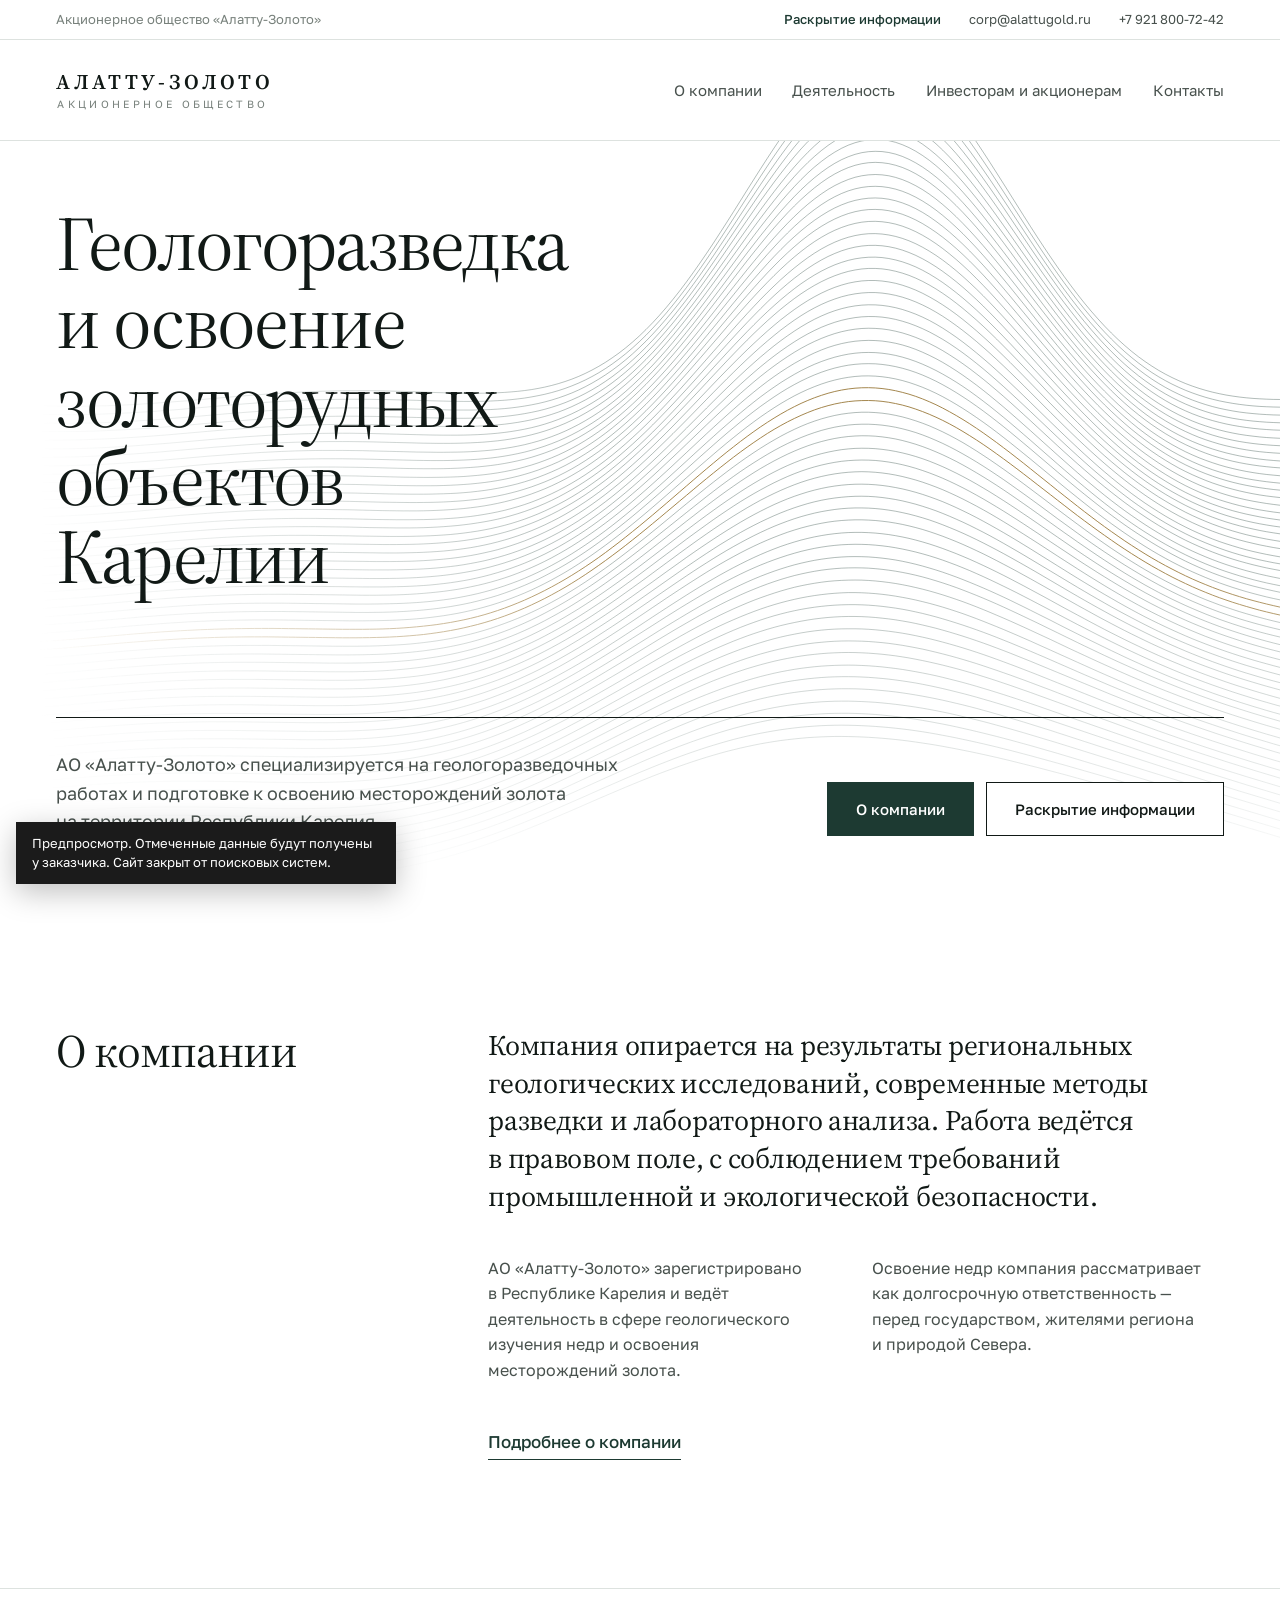
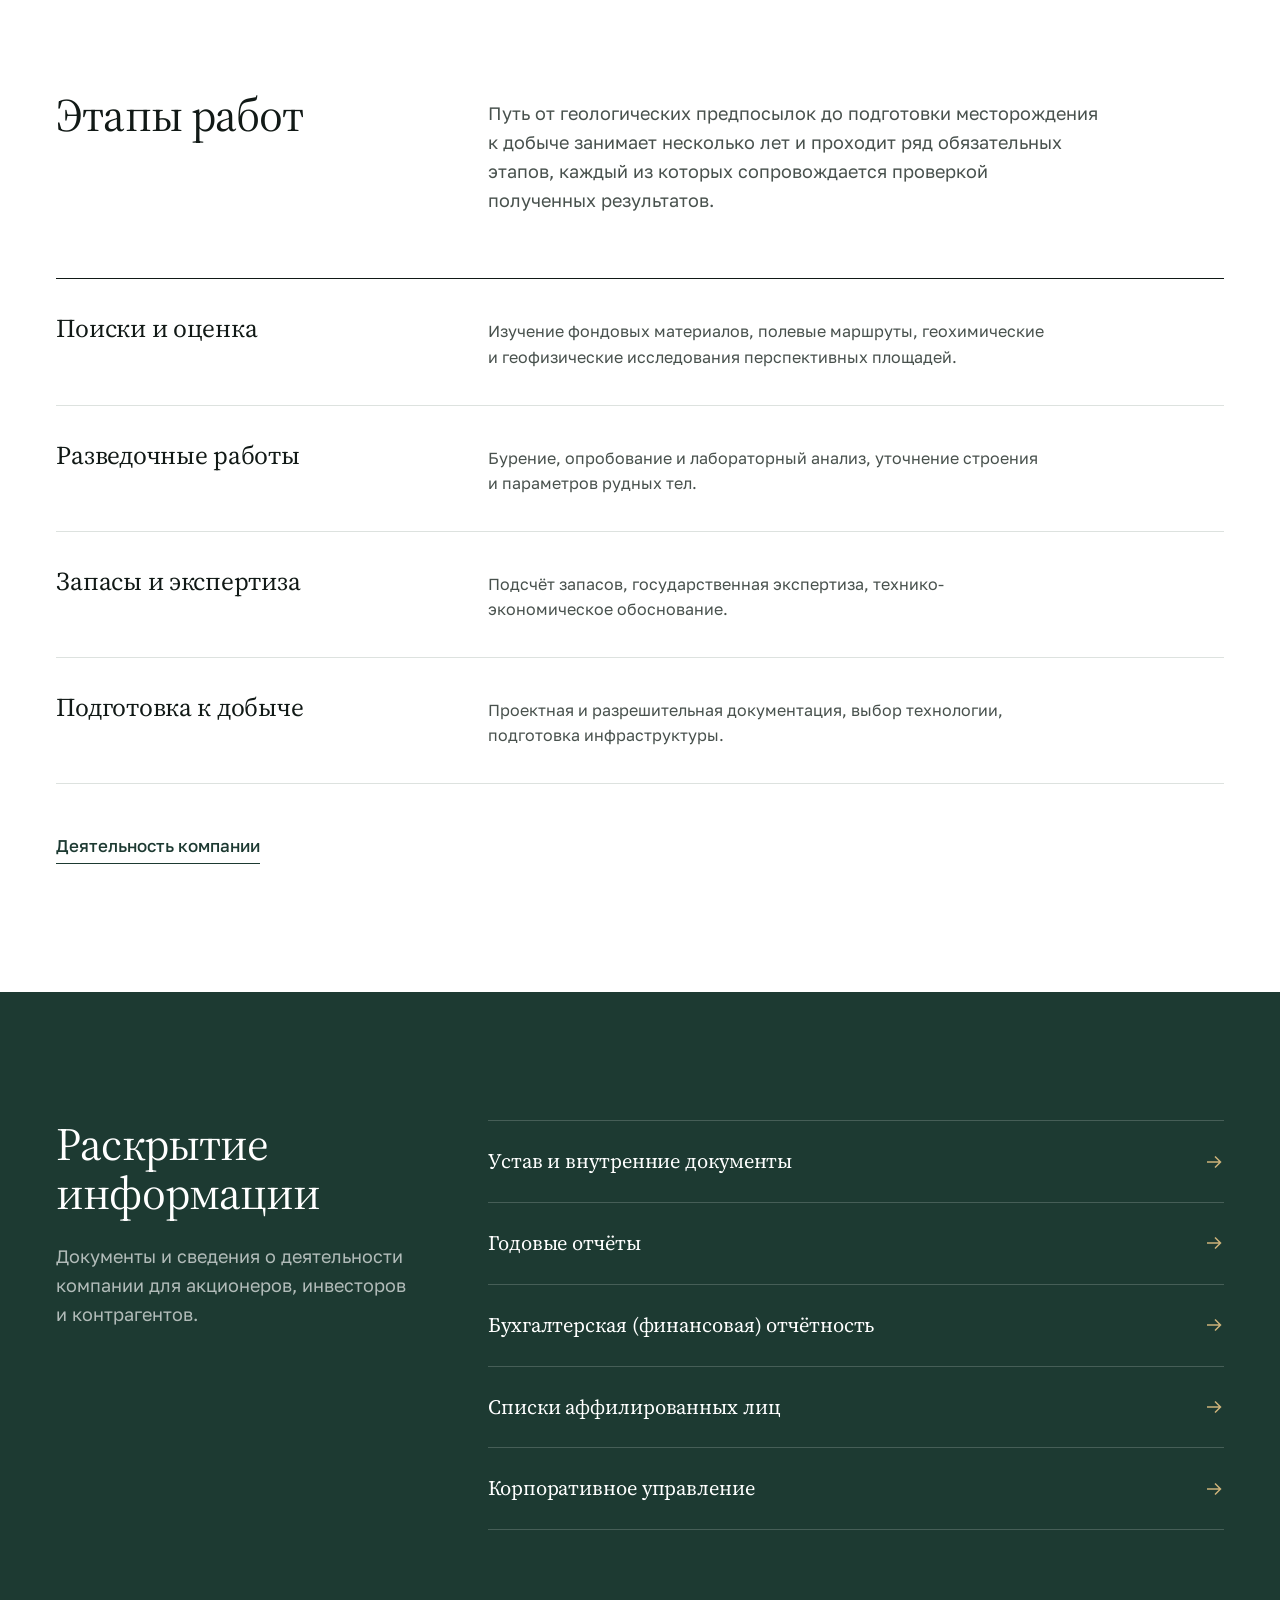
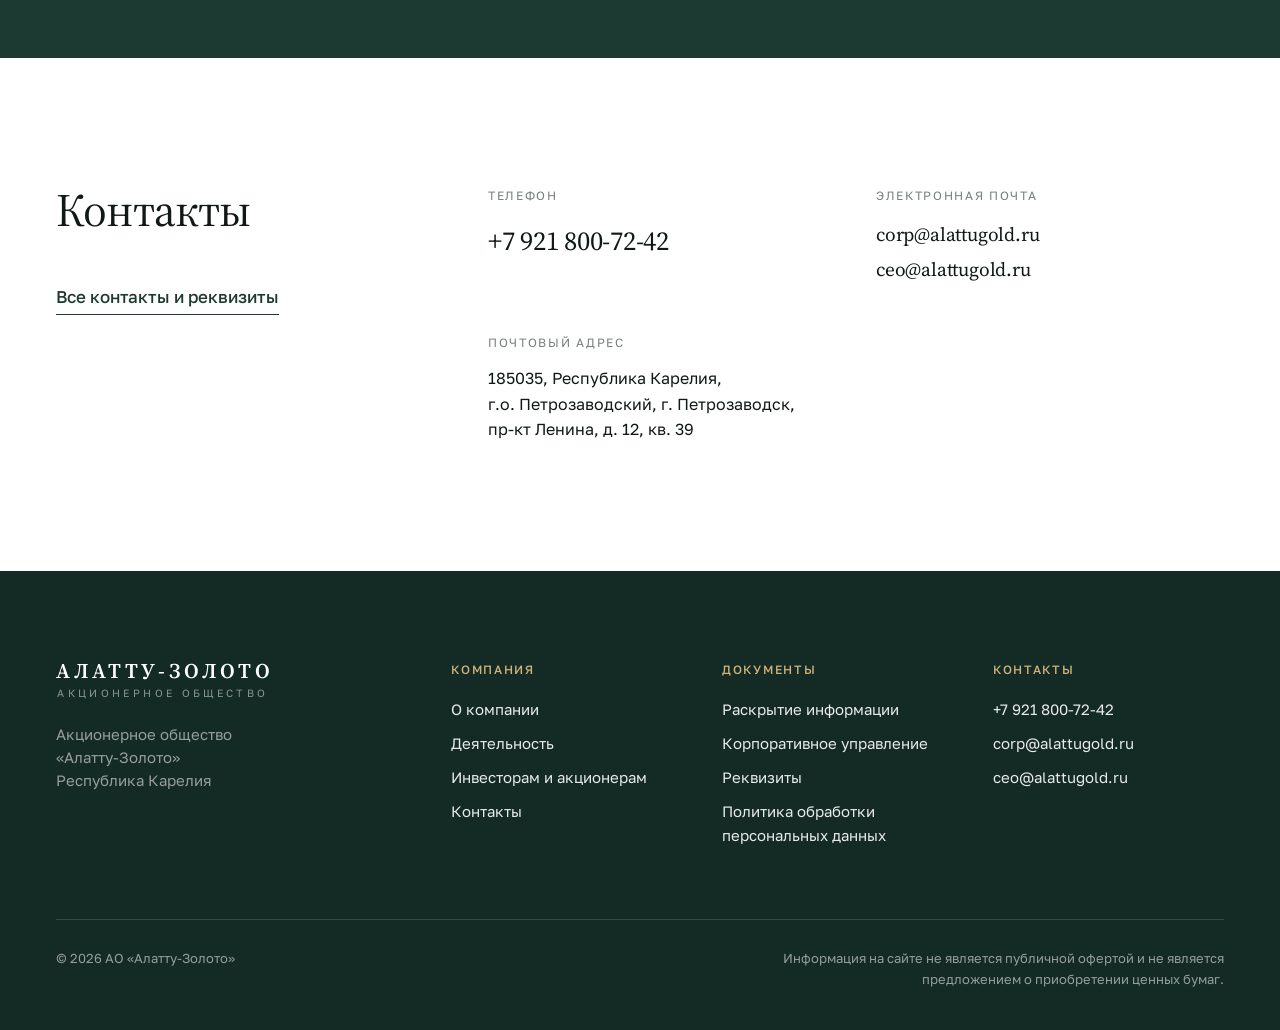
<file: alattugold.ru/index.html>
<!doctype html>
<html lang="ru">
<head>
<meta charset="utf-8">
<meta name="viewport" content="width=device-width, initial-scale=1">
<title>АО «Алатту-Золото» — геологоразведка и освоение золоторудных объектов Карелии</title>
<meta name="description" content="АО «Алатту-Золото» — компания Республики Карелия, ведущая геологоразведочные работы и подготовку к освоению месторождений золота. Раскрытие информации, контакты и реквизиты.">
<meta name="robots" content="noindex, nofollow">
<link rel="canonical" href="https://alattugold.ru/">
<meta property="og:type" content="website">
<meta property="og:locale" content="ru_RU">
<meta property="og:site_name" content="АО «Алатту-Золото»">
<meta property="og:title" content="АО «Алатту-Золото» — геологоразведка и освоение золоторудных объектов Карелии">
<meta property="og:description" content="АО «Алатту-Золото» — компания Республики Карелия, ведущая геологоразведочные работы и подготовку к освоению месторождений золота. Раскрытие информации, контакты и реквизиты.">
<meta property="og:url" content="https://alattugold.ru/">
<meta property="og:image" content="https://alattugold.ru/assets/og.png">
<meta name="twitter:card" content="summary_large_image">
<meta name="theme-color" content="#ffffff">
<link rel="preload" href="assets/fonts/source-serif-4-cyrillic-opsz-normal.woff2" as="font" type="font/woff2" crossorigin>
<link rel="preload" href="assets/fonts/golos-text-cyrillic-wght-normal.woff2" as="font" type="font/woff2" crossorigin>
<link rel="stylesheet" href="assets/style.css?v=20261121">
<script>document.documentElement.classList.add('js')</script>
<script src="assets/main.js?v=20261121" defer></script>
<script type="application/ld+json">{"@context": "https://schema.org", "@type": "Organization", "name": "АО «Алатту-Золото»", "legalName": "Акционерное общество «Алатту-Золото»", "url": "https://alattugold.ru/", "email": "corp@alattugold.ru", "telephone": "+79218007242", "address": {"@type": "PostalAddress", "addressCountry": "RU", "addressRegion": "Республика Карелия", "addressLocality": "Петрозаводск", "postalCode": "185035", "streetAddress": "пр-кт Ленина, д. 12, кв. 39"}}</script>
</head>
<body class="site-alattu page-index">
<a class="skip" href="#main">Перейти к содержанию</a>
<header class="hd" data-hd>
  <div class="hd-top"><div class="wrap">
    <span class="hd-name">Акционерное общество «Алатту-Золото»</span>
    <div class="hd-util">
      <a class="hd-ir" href="investors.html#disclosure">Раскрытие информации</a>
      <a href="mailto:corp@alattugold.ru">corp@alattugold.ru</a>
      <a href="tel:+79218007242">+7 921 800-72-42</a>
    </div>
  </div></div>
  <div class="hd-main"><div class="wrap">
    <a class="logo" href="index.html" aria-label="АО «Алатту-Золото», на главную"><span class="wordmark"><b>АЛАТТУ-ЗОЛОТО</b><small>Акционерное общество</small></span></a>
    <nav class="nav" id="nav" aria-label="Основное меню"><a href="about.html">О компании</a><a href="activity.html">Деятельность</a><a href="investors.html">Инвесторам и акционерам</a><a href="contacts.html">Контакты</a>
      <div class="nav-extra"><a href="investors.html#disclosure">Раскрытие информации</a>
        <a href="tel:+79218007242">+7 921 800-72-42</a><a href="mailto:corp@alattugold.ru">corp@alattugold.ru</a></div>
    </nav>
    <button class="nav-toggle" type="button" aria-expanded="false" aria-controls="nav"><span>Меню</span><i></i></button>
  </div></div>
</header>
<main id="main">

<section class="hero"><img class="art" src="assets/strata.svg" alt="" aria-hidden="true"><div class="wrap">
  <h1>Геологоразведка и освоение золоторудных объектов Карелии</h1>
  <div class="hero-row">
    <p class="hero-lead">АО «Алатту-Золото» специализируется на геологоразведочных работах и подготовке к освоению месторождений золота на территории Республики Карелия.</p>
    <div class="actions"><a class="btn btn-primary" href="about.html">О компании</a>
      <a class="btn btn-line" href="investors.html#disclosure">Раскрытие информации</a></div>
  </div>
</div></section>

<section class="sec" aria-labelledby="about-t"><div class="wrap split">
  <h2 id="about-t">О компании</h2>
  <div><p class="statement">Компания опирается на результаты региональных геологических исследований, современные методы разведки и лабораторного анализа. Работа ведётся в правовом поле, с соблюдением требований промышленной и экологической безопасности.</p><div class="cols2"><p>АО «Алатту-Золото» зарегистрировано в Республике Карелия и ведёт деятельность в сфере геологического изучения недр и освоения месторождений золота.</p><p>Освоение недр компания рассматривает как долгосрочную ответственность — перед государством, жителями региона и природой Севера.</p></div>
    <a class="link" href="about.html">Подробнее о компании</a></div>
</div></section>

<section class="sec sec--top" aria-labelledby="act-t"><div class="wrap">
  <div class="split"><h2 id="act-t">Этапы работ</h2><p class="sec-lead">Путь от геологических предпосылок до подготовки месторождения к добыче занимает несколько лет и проходит ряд обязательных этапов, каждый из которых сопровождается проверкой полученных результатов.</p></div>
  <ol class="stages"><li><h3>Поиски и оценка</h3><p>Изучение фондовых материалов, полевые маршруты, геохимические и геофизические исследования перспективных площадей.</p></li><li><h3>Разведочные работы</h3><p>Бурение, опробование и лабораторный анализ, уточнение строения и параметров рудных тел.</p></li><li><h3>Запасы и экспертиза</h3><p>Подсчёт запасов, государственная экспертиза, технико-экономическое обоснование.</p></li><li><h3>Подготовка к добыче</h3><p>Проектная и разрешительная документация, выбор технологии, подготовка инфраструктуры.</p></li></ol>
  <p class="after"><a class="link" href="activity.html">Деятельность компании</a></p>
</div></section>

<section class="sec sec--pine" aria-labelledby="ir-t"><div class="wrap split">
  <div><h2 id="ir-t">Раскрытие информации</h2>
    <p class="sec-lead">Документы и сведения о деятельности компании для акционеров, инвесторов и контрагентов.</p></div>
  <nav class="rows" aria-label="Разделы раскрытия информации"><a href="investors.html#charter"><span>Устав и внутренние документы</span><svg class="ic" viewBox="0 0 20 20" fill="none" stroke="currentColor" stroke-width="1.5" aria-hidden="true"><path d="M3 10h13.5M11 4.5l5.5 5.5-5.5 5.5"/></svg></a><a href="investors.html#reports"><span>Годовые отчёты</span><svg class="ic" viewBox="0 0 20 20" fill="none" stroke="currentColor" stroke-width="1.5" aria-hidden="true"><path d="M3 10h13.5M11 4.5l5.5 5.5-5.5 5.5"/></svg></a><a href="investors.html#accounts"><span>Бухгалтерская (финансовая) отчётность</span><svg class="ic" viewBox="0 0 20 20" fill="none" stroke="currentColor" stroke-width="1.5" aria-hidden="true"><path d="M3 10h13.5M11 4.5l5.5 5.5-5.5 5.5"/></svg></a><a href="investors.html#affiliates"><span>Списки аффилированных лиц</span><svg class="ic" viewBox="0 0 20 20" fill="none" stroke="currentColor" stroke-width="1.5" aria-hidden="true"><path d="M3 10h13.5M11 4.5l5.5 5.5-5.5 5.5"/></svg></a><a href="investors.html#governance"><span>Корпоративное управление</span><svg class="ic" viewBox="0 0 20 20" fill="none" stroke="currentColor" stroke-width="1.5" aria-hidden="true"><path d="M3 10h13.5M11 4.5l5.5 5.5-5.5 5.5"/></svg></a></nav>
</div></section>

<section class="sec" aria-labelledby="c-t"><div class="wrap split">
  <div><h2 id="c-t">Контакты</h2><p class="after"><a class="link" href="contacts.html">Все контакты и реквизиты</a></p></div>
  <div class="contacts">
    <div><h3>Телефон</h3><a class="big" href="tel:+79218007242">+7 921 800-72-42</a></div>
    <div><h3>Электронная почта</h3><div class="stack"><a class="big big--s" href="mailto:corp@alattugold.ru">corp@alattugold.ru</a><a class="big big--s" href="mailto:ceo@alattugold.ru">ceo@alattugold.ru</a></div></div>
    <div><h3>Почтовый адрес</h3><address>185035, Республика Карелия, г.о. Петрозаводский, г. Петрозаводск, <span class="nw">пр-кт</span> Ленина, д. 12, кв. 39</address></div>
  </div>
</div></section>
</main>
<footer class="ft"><div class="wrap">
  <div class="ft-grid">
    <div class="ft-brand"><a class="logo" href="index.html" aria-label="АО «Алатту-Золото», на главную"><span class="wordmark"><b>АЛАТТУ-ЗОЛОТО</b><small>Акционерное общество</small></span></a><p>Акционерное общество «Алатту-Золото»<br>Республика Карелия</p></div>
    <nav aria-label="Разделы"><h2>Компания</h2><ul><li><a href="about.html">О компании</a></li><li><a href="activity.html">Деятельность</a></li><li><a href="investors.html">Инвесторам и акционерам</a></li><li><a href="contacts.html">Контакты</a></li></ul></nav>
    <nav aria-label="Документы"><h2>Документы</h2><ul><li><a href="investors.html#disclosure">Раскрытие информации</a></li><li><a href="investors.html#governance">Корпоративное управление</a></li><li><a href="contacts.html#requisites">Реквизиты</a></li><li><a href="privacy.html">Политика обработки персональных данных</a></li></ul></nav>
    <div><h2>Контакты</h2><ul><li><a href="tel:+79218007242">+7 921 800-72-42</a></li><li><a href="mailto:corp@alattugold.ru">corp@alattugold.ru</a></li><li><a href="mailto:ceo@alattugold.ru">ceo@alattugold.ru</a></li></ul></div>
  </div>
  <div class="ft-bottom"><p>© 2026 АО «Алатту-Золото»</p>
    <p>Информация на сайте не является публичной офертой и не является предложением о приобретении ценных бумаг.</p></div>
</div></footer>
<div class="preview-banner" role="note">Предпросмотр. Отмеченные данные будут получены у заказчика. Сайт закрыт от поисковых систем.</div>
</body>
</html>
</file>
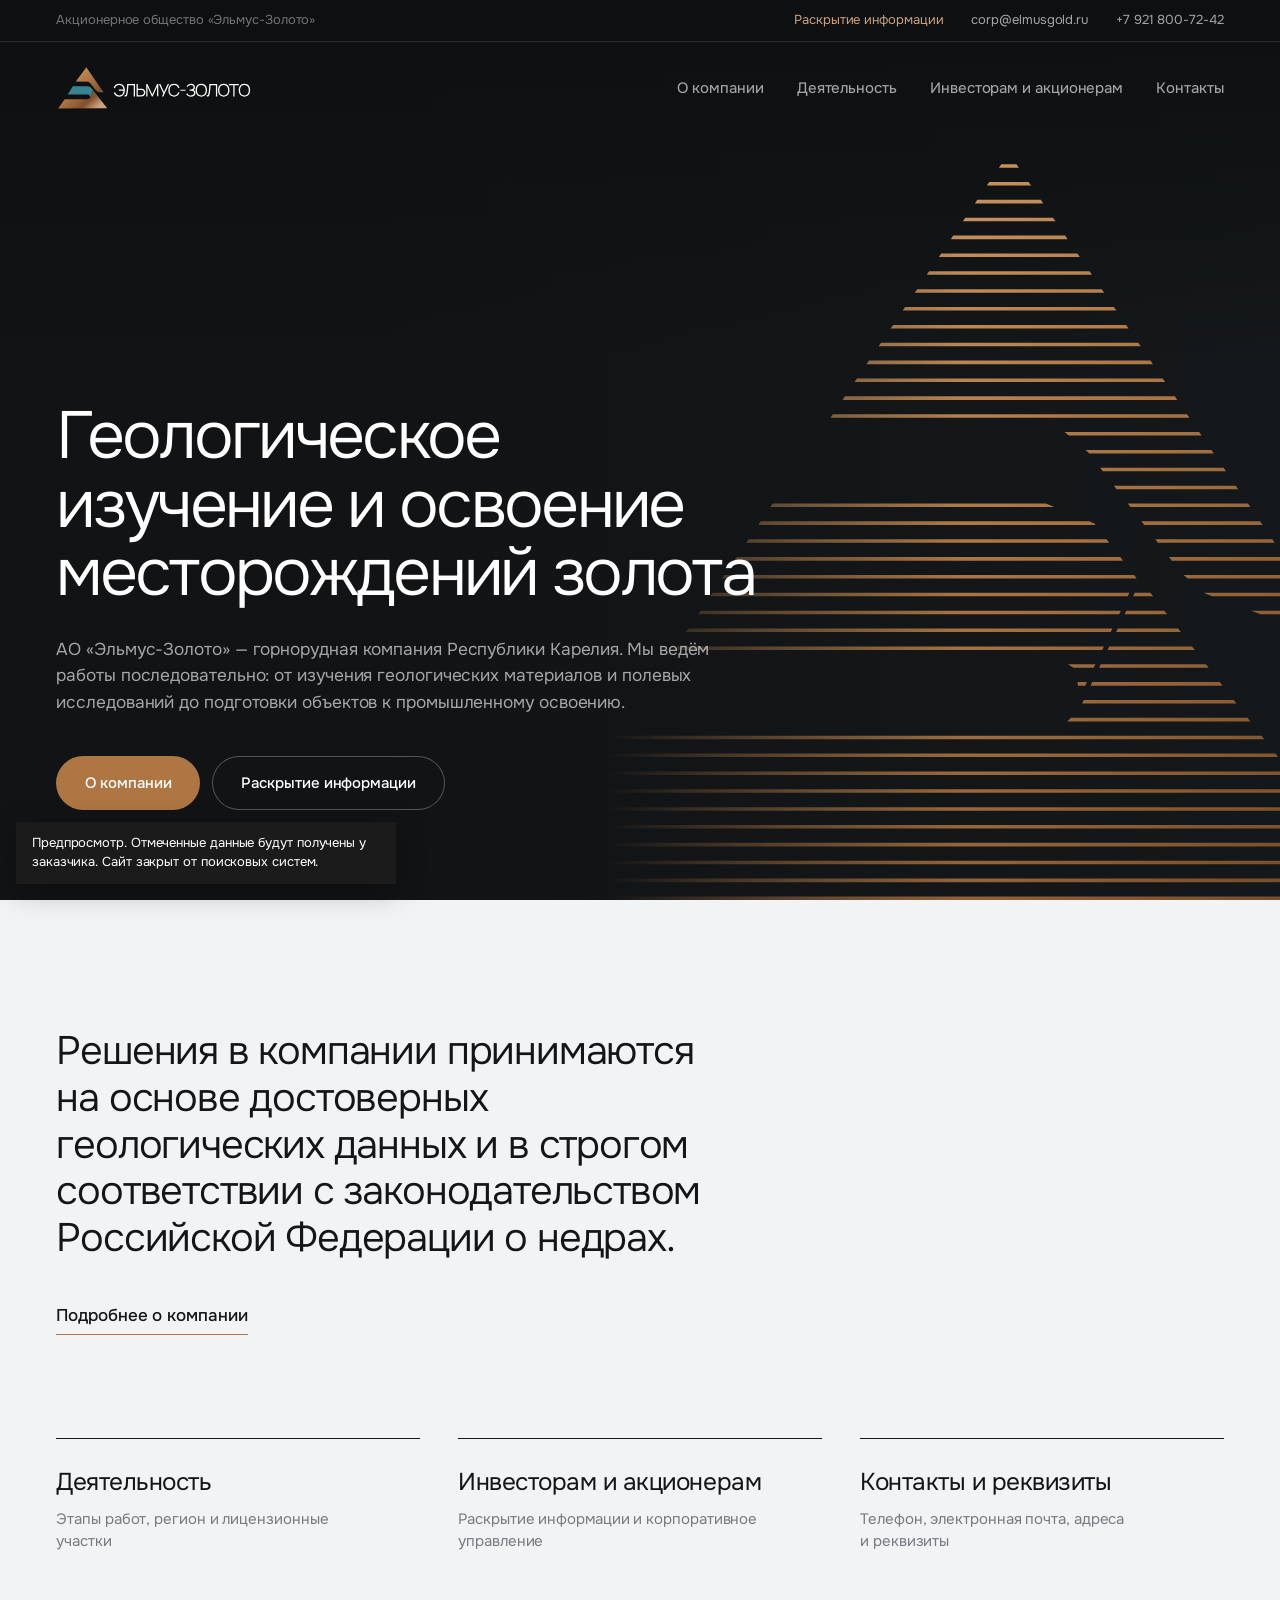
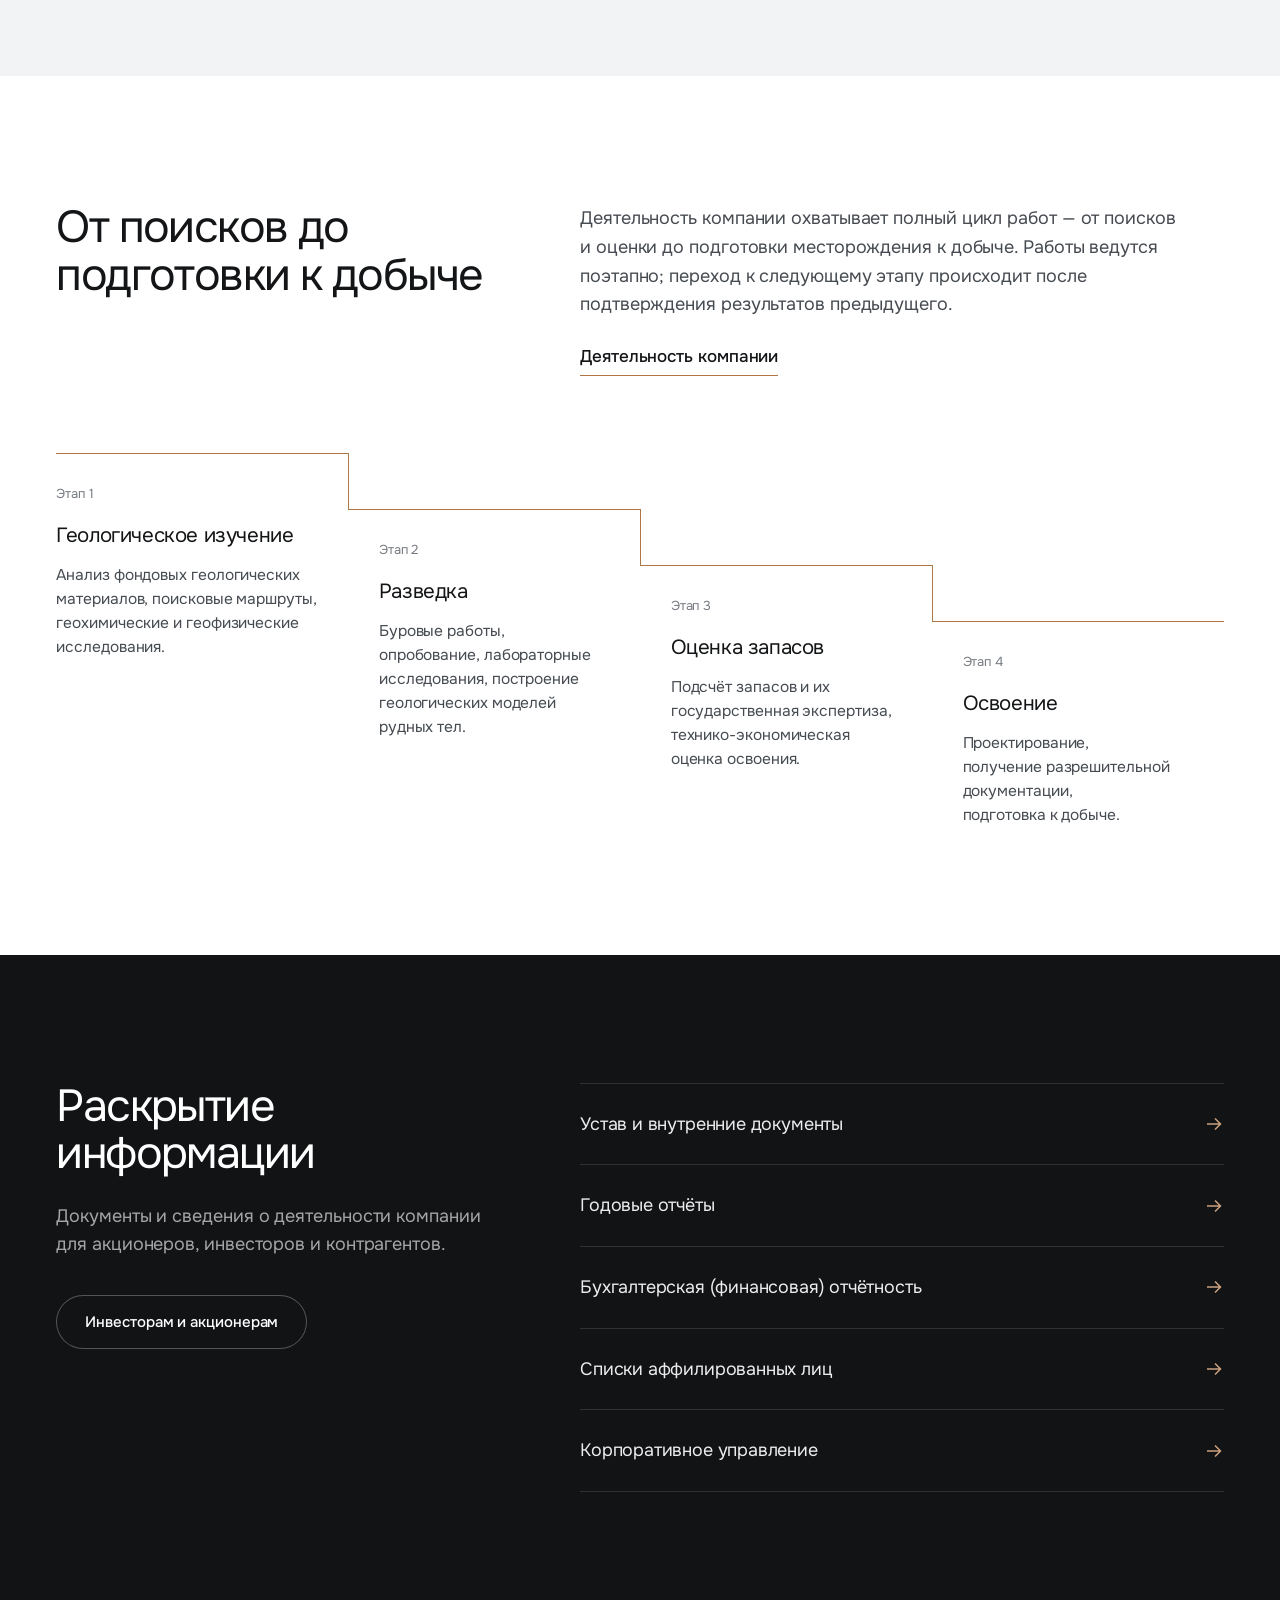
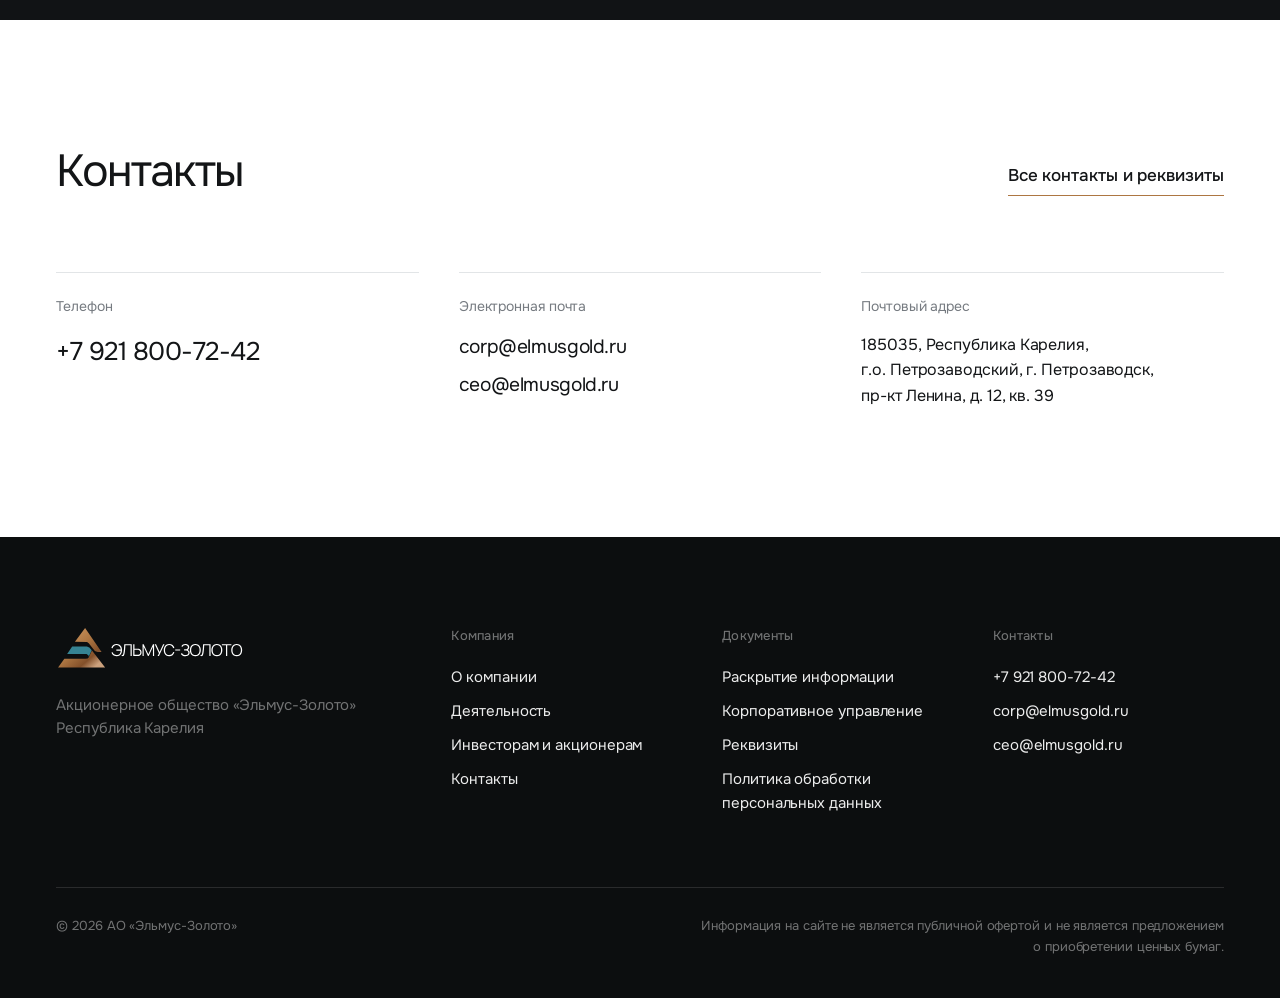
<file: elmusgold.ru/index.html>
<!doctype html>
<html lang="ru">
<head>
<meta charset="utf-8">
<meta name="viewport" content="width=device-width, initial-scale=1">
<title>АО «Эльмус-Золото» — геологическое изучение и освоение месторождений золота</title>
<meta name="description" content="АО «Эльмус-Золото» — горнорудная компания Республики Карелия. Геологическое изучение и освоение месторождений золота. Раскрытие информации, контакты и реквизиты.">
<meta name="robots" content="noindex, nofollow">
<link rel="canonical" href="https://elmusgold.ru/">
<meta property="og:type" content="website">
<meta property="og:locale" content="ru_RU">
<meta property="og:site_name" content="АО «Эльмус-Золото»">
<meta property="og:title" content="АО «Эльмус-Золото» — геологическое изучение и освоение месторождений золота">
<meta property="og:description" content="АО «Эльмус-Золото» — горнорудная компания Республики Карелия. Геологическое изучение и освоение месторождений золота. Раскрытие информации, контакты и реквизиты.">
<meta property="og:url" content="https://elmusgold.ru/">
<meta property="og:image" content="https://elmusgold.ru/assets/og.png">
<meta name="twitter:card" content="summary_large_image">
<meta name="theme-color" content="#111315">
<link rel="icon" href="favicon.ico" sizes="32x32">
<link rel="icon" href="favicon.svg" type="image/svg+xml">
<link rel="apple-touch-icon" href="assets/apple-touch-icon.png">
<link rel="preload" href="assets/fonts/onest-cyrillic-wght-normal.woff2" as="font" type="font/woff2" crossorigin>
<link rel="stylesheet" href="assets/style.css?v=20261121">
<script>document.documentElement.classList.add('js')</script>
<script src="assets/main.js?v=20261121" defer></script>
<script type="application/ld+json">{"@context": "https://schema.org", "@type": "Organization", "name": "АО «Эльмус-Золото»", "legalName": "Акционерное общество «Эльмус-Золото»", "url": "https://elmusgold.ru/", "email": "corp@elmusgold.ru", "telephone": "+79218007242", "address": {"@type": "PostalAddress", "addressCountry": "RU", "addressRegion": "Республика Карелия", "addressLocality": "Петрозаводск", "postalCode": "185035", "streetAddress": "пр-кт Ленина, д. 12, кв. 39"}, "logo": "https://elmusgold.ru/assets/logo-512.png"}</script>
</head>
<body class="site-elmus page-index">
<a class="skip" href="#main">Перейти к содержанию</a>
<header class="hd" data-hd>
  <div class="hd-top"><div class="wrap">
    <span class="hd-name">Акционерное общество «Эльмус-Золото»</span>
    <div class="hd-util">
      <a class="hd-ir" href="investors.html#disclosure">Раскрытие информации</a>
      <a href="mailto:corp@elmusgold.ru">corp@elmusgold.ru</a>
      <a href="tel:+79218007242">+7 921 800-72-42</a>
    </div>
  </div></div>
  <div class="hd-main"><div class="wrap">
    <a class="logo" href="index.html" aria-label="АО «Эльмус-Золото», на главную"><img src="assets/logo-on-dark.svg" alt="Эльмус-Золото" width="453" height="107"></a>
    <nav class="nav" id="nav" aria-label="Основное меню"><a href="about.html">О компании</a><a href="activity.html">Деятельность</a><a href="investors.html">Инвесторам и акционерам</a><a href="contacts.html">Контакты</a>
      <div class="nav-extra"><a href="investors.html#disclosure">Раскрытие информации</a>
        <a href="tel:+79218007242">+7 921 800-72-42</a><a href="mailto:corp@elmusgold.ru">corp@elmusgold.ru</a></div>
    </nav>
    <button class="nav-toggle" type="button" aria-expanded="false" aria-controls="nav"><span>Меню</span><i></i></button>
  </div></div>
</header>
<main id="main">

<section class="hero">
  <svg class="art" viewBox="4 4 116 97" aria-hidden="true" focusable="false"><defs><linearGradient id="hg-art" x1="10" y1="0" x2="118" y2="104" gradientUnits="userSpaceOnUse"><stop offset="0" stop-color="#e9b985"/><stop offset=".5" stop-color="#b07a47"/><stop offset="1" stop-color="#6e4526"/></linearGradient></defs><path fill="url(#hg-art)" d="M5.30 100.54L118.91 100.54L119.27 101.00L4.99 101.00ZM6.55 98.69L6.86 98.23L117.11 98.23L117.47 98.69ZM8.10 96.38L8.41 95.92L115.31 95.92L115.67 96.38ZM9.66 94.07L9.97 93.61L113.52 93.61L113.88 94.07ZM11.21 91.76L11.53 91.30L111.72 91.30L112.08 91.76ZM12.77 89.45L13.08 88.99L109.92 88.99L110.28 89.45ZM14.33 87.14L14.64 86.68L108.13 86.68L108.49 87.14ZM15.88 84.83L16.19 84.37L106.33 84.37L106.69 84.83ZM17.44 82.52L17.75 82.06L104.54 82.06L104.90 82.52ZM19.00 80.21L19.31 79.75L71.89 79.75L71.89 79.75L102.74 79.75L103.10 80.21ZM77.63 77.90L78.10 77.44L100.94 77.44L101.30 77.90ZM79.54 75.59L79.76 75.13L99.15 75.13L99.51 75.59ZM80.17 72.82L79.95 73.28L79.02 73.28L78.94 72.82ZM80.64 73.28L80.86 72.82L97.35 72.82L97.71 73.28ZM81.27 70.51L81.05 70.97L78.42 70.97L77.73 70.51ZM81.74 70.97L81.96 70.51L95.56 70.51L95.91 70.97ZM27.09 68.20L82.37 68.20L82.15 68.66L74.95 68.66L74.95 68.66L26.78 68.66ZM82.84 68.66L83.06 68.20L93.76 68.20L94.12 68.66ZM28.33 66.35L28.64 65.89L83.47 65.89L83.25 66.35ZM83.94 66.35L84.16 65.89L91.96 65.89L92.32 66.35ZM110.45 63.58L110.76 64.04L102.66 64.04L101.41 63.58ZM29.89 64.04L30.20 63.58L84.56 63.58L84.34 64.04ZM85.04 64.04L85.26 63.58L90.17 63.58L90.53 64.04ZM108.87 61.27L109.19 61.73L96.41 61.73L95.51 61.40L95.36 61.27ZM31.44 61.73L31.75 61.27L85.66 61.27L85.44 61.73ZM86.14 61.73L86.36 61.27L88.37 61.27L88.73 61.73ZM107.29 58.96L107.61 59.42L93.20 59.42L92.66 58.96ZM33.00 59.42L33.31 58.96L86.27 58.96L86.57 59.36L86.54 59.42ZM105.72 56.65L106.03 57.11L91.14 57.11L90.78 56.65ZM34.56 57.11L34.87 56.65L84.49 56.65L84.84 57.11ZM104.14 54.34L104.46 54.80L89.36 54.80L89.00 54.34ZM36.11 54.80L36.42 54.34L82.70 54.34L83.06 54.80ZM102.57 52.03L102.88 52.49L87.58 52.49L87.22 52.03ZM37.67 52.49L37.98 52.03L80.48 52.03L81.12 52.29L81.28 52.49ZM100.99 49.72L101.31 50.18L85.79 50.18L85.44 49.72ZM39.22 50.18L39.54 49.72L74.85 49.72L75.98 50.18ZM99.42 47.41L99.73 47.87L84.01 47.87L83.65 47.41ZM97.84 45.10L98.16 45.56L82.23 45.56L81.87 45.10ZM96.26 42.79L96.58 43.25L80.45 43.25L80.29 43.05L79.98 42.79ZM94.69 40.48L95.00 40.94L77.82 40.94L77.28 40.48ZM47.32 38.17L93.11 38.17L93.43 38.63L75.12 38.63L75.12 38.63L47.00 38.63ZM48.56 36.32L48.87 35.86L91.54 35.86L91.85 36.32ZM50.12 34.01L50.43 33.55L89.96 33.55L90.28 34.01ZM51.67 31.70L51.98 31.24L88.39 31.24L88.70 31.70ZM53.23 29.39L53.54 28.93L86.81 28.93L87.13 29.39ZM54.78 27.08L55.10 26.62L85.24 26.62L85.55 27.08ZM56.34 24.77L56.65 24.31L83.66 24.31L83.97 24.77ZM57.90 22.46L58.21 22.00L82.08 22.00L82.40 22.46ZM59.45 20.15L59.76 19.69L80.51 19.69L80.82 20.15ZM61.01 17.84L61.32 17.38L78.93 17.38L79.25 17.84ZM62.56 15.53L62.88 15.07L77.36 15.07L77.67 15.53ZM64.12 13.22L64.43 12.76L75.78 12.76L76.10 13.22ZM65.68 10.91L65.99 10.45L74.21 10.45L74.52 10.91ZM67.23 8.60L67.54 8.14L72.63 8.14L72.94 8.60ZM68.79 6.29L69.10 5.83L71.05 5.83L71.37 6.29Z"/></svg>
  <div class="wrap hero-in">
    <h1>Геологическое изучение и освоение месторождений золота</h1>
    <p class="hero-lead">АО «Эльмус-Золото» — горнорудная компания Республики Карелия. Мы ведём работы последовательно: от изучения геологических материалов и полевых исследований до подготовки объектов к промышленному освоению.</p>
    <div class="actions"><a class="btn btn-primary" href="about.html">О компании</a>
      <a class="btn btn-ghost" href="investors.html#disclosure">Раскрытие информации</a></div>
  </div>
</section>

<section class="intro" aria-labelledby="intro-t"><div class="wrap">
  <h2 class="visually-hidden" id="intro-t">О компании</h2>
  <p class="statement">Решения в компании принимаются на основе достоверных геологических данных и в строгом соответствии с законодательством Российской Федерации о недрах.</p>
  <p class="intro-more"><a class="link" href="about.html">Подробнее о компании</a></p>
  <nav class="index" aria-label="Разделы сайта"><a href="activity.html"><span class="ix-t">Деятельность</span><span class="ix-d">Этапы работ, регион и лицензионные участки</span></a><a href="investors.html"><span class="ix-t">Инвесторам и акционерам</span><span class="ix-d">Раскрытие информации и корпоративное управление</span></a><a href="contacts.html"><span class="ix-t">Контакты и реквизиты</span><span class="ix-d">Телефон, электронная почта, адреса и реквизиты</span></a></nav>
</div></section>

<section class="sec" aria-labelledby="act-t"><div class="wrap">
  <div class="sec-head"><h2 id="act-t">От поисков до подготовки к добыче</h2>
    <div><p>Деятельность компании охватывает полный цикл работ — от поисков и оценки до подготовки месторождения к добыче. Работы ведутся поэтапно; переход к следующему этапу происходит после подтверждения результатов предыдущего.</p><a class="link" href="activity.html">Деятельность компании</a></div></div>
  <ol class="benches"><li style="--i:0"><span class="num">Этап 1</span><h3>Геологическое изучение</h3><p>Анализ фондовых геологических материалов, поисковые маршруты, геохимические и геофизические исследования.</p></li><li style="--i:1"><span class="num">Этап 2</span><h3>Разведка</h3><p>Буровые работы, опробование, лабораторные исследования, построение геологических моделей рудных тел.</p></li><li style="--i:2"><span class="num">Этап 3</span><h3>Оценка запасов</h3><p>Подсчёт запасов и их государственная экспертиза, технико-экономическая оценка освоения.</p></li><li style="--i:3"><span class="num">Этап 4</span><h3>Освоение</h3><p>Проектирование, получение разрешительной документации, подготовка к добыче.</p></li></ol>
</div></section>

<section class="sec sec--dark" aria-labelledby="ir-t"><div class="wrap split">
  <div><h2 id="ir-t">Раскрытие информации</h2>
    <p class="sec-lead">Документы и сведения о деятельности компании для акционеров, инвесторов и контрагентов.</p>
    <a class="btn btn-ghost" href="investors.html">Инвесторам и акционерам</a></div>
  <nav class="rows" aria-label="Разделы раскрытия информации"><a href="investors.html#charter"><span>Устав и внутренние документы</span><svg class="ic" viewBox="0 0 20 20" fill="none" stroke="currentColor" stroke-width="1.5" aria-hidden="true"><path d="M3 10h13.5M11 4.5l5.5 5.5-5.5 5.5"/></svg></a><a href="investors.html#reports"><span>Годовые отчёты</span><svg class="ic" viewBox="0 0 20 20" fill="none" stroke="currentColor" stroke-width="1.5" aria-hidden="true"><path d="M3 10h13.5M11 4.5l5.5 5.5-5.5 5.5"/></svg></a><a href="investors.html#accounts"><span>Бухгалтерская (финансовая) отчётность</span><svg class="ic" viewBox="0 0 20 20" fill="none" stroke="currentColor" stroke-width="1.5" aria-hidden="true"><path d="M3 10h13.5M11 4.5l5.5 5.5-5.5 5.5"/></svg></a><a href="investors.html#affiliates"><span>Списки аффилированных лиц</span><svg class="ic" viewBox="0 0 20 20" fill="none" stroke="currentColor" stroke-width="1.5" aria-hidden="true"><path d="M3 10h13.5M11 4.5l5.5 5.5-5.5 5.5"/></svg></a><a href="investors.html#governance"><span>Корпоративное управление</span><svg class="ic" viewBox="0 0 20 20" fill="none" stroke="currentColor" stroke-width="1.5" aria-hidden="true"><path d="M3 10h13.5M11 4.5l5.5 5.5-5.5 5.5"/></svg></a></nav>
</div></section>

<section class="sec" aria-labelledby="c-t"><div class="wrap">
  <div class="sec-head sec-head--row"><h2 id="c-t">Контакты</h2><a class="link" href="contacts.html">Все контакты и реквизиты</a></div>
  <div class="contacts">
    <div><h3>Телефон</h3><a class="big" href="tel:+79218007242">+7 921 800-72-42</a></div>
    <div><h3>Электронная почта</h3><div class="stack"><a class="big big--s" href="mailto:corp@elmusgold.ru">corp@elmusgold.ru</a><a class="big big--s" href="mailto:ceo@elmusgold.ru">ceo@elmusgold.ru</a></div></div>
    <div><h3>Почтовый адрес</h3><address>185035, Республика Карелия, г.о. Петрозаводский, г. Петрозаводск, <span class="nw">пр-кт</span> Ленина, д. 12, кв. 39</address></div>
  </div>
</div></section>
</main>
<footer class="ft"><div class="wrap">
  <div class="ft-grid">
    <div class="ft-brand"><a class="logo" href="index.html" aria-label="АО «Эльмус-Золото», на главную"><img src="assets/logo-on-dark.svg" alt="Эльмус-Золото" width="453" height="107"></a><p>Акционерное общество «Эльмус-Золото»<br>Республика Карелия</p></div>
    <nav aria-label="Разделы"><h2>Компания</h2><ul><li><a href="about.html">О компании</a></li><li><a href="activity.html">Деятельность</a></li><li><a href="investors.html">Инвесторам и акционерам</a></li><li><a href="contacts.html">Контакты</a></li></ul></nav>
    <nav aria-label="Документы"><h2>Документы</h2><ul><li><a href="investors.html#disclosure">Раскрытие информации</a></li><li><a href="investors.html#governance">Корпоративное управление</a></li><li><a href="contacts.html#requisites">Реквизиты</a></li><li><a href="privacy.html">Политика обработки персональных данных</a></li></ul></nav>
    <div><h2>Контакты</h2><ul><li><a href="tel:+79218007242">+7 921 800-72-42</a></li><li><a href="mailto:corp@elmusgold.ru">corp@elmusgold.ru</a></li><li><a href="mailto:ceo@elmusgold.ru">ceo@elmusgold.ru</a></li></ul></div>
  </div>
  <div class="ft-bottom"><p>© 2026 АО «Эльмус-Золото»</p>
    <p>Информация на сайте не является публичной офертой и не является предложением о приобретении ценных бумаг.</p></div>
</div></footer>
<div class="preview-banner" role="note">Предпросмотр. Отмеченные данные будут получены у заказчика. Сайт закрыт от поисковых систем.</div>
</body>
</html>
</file>
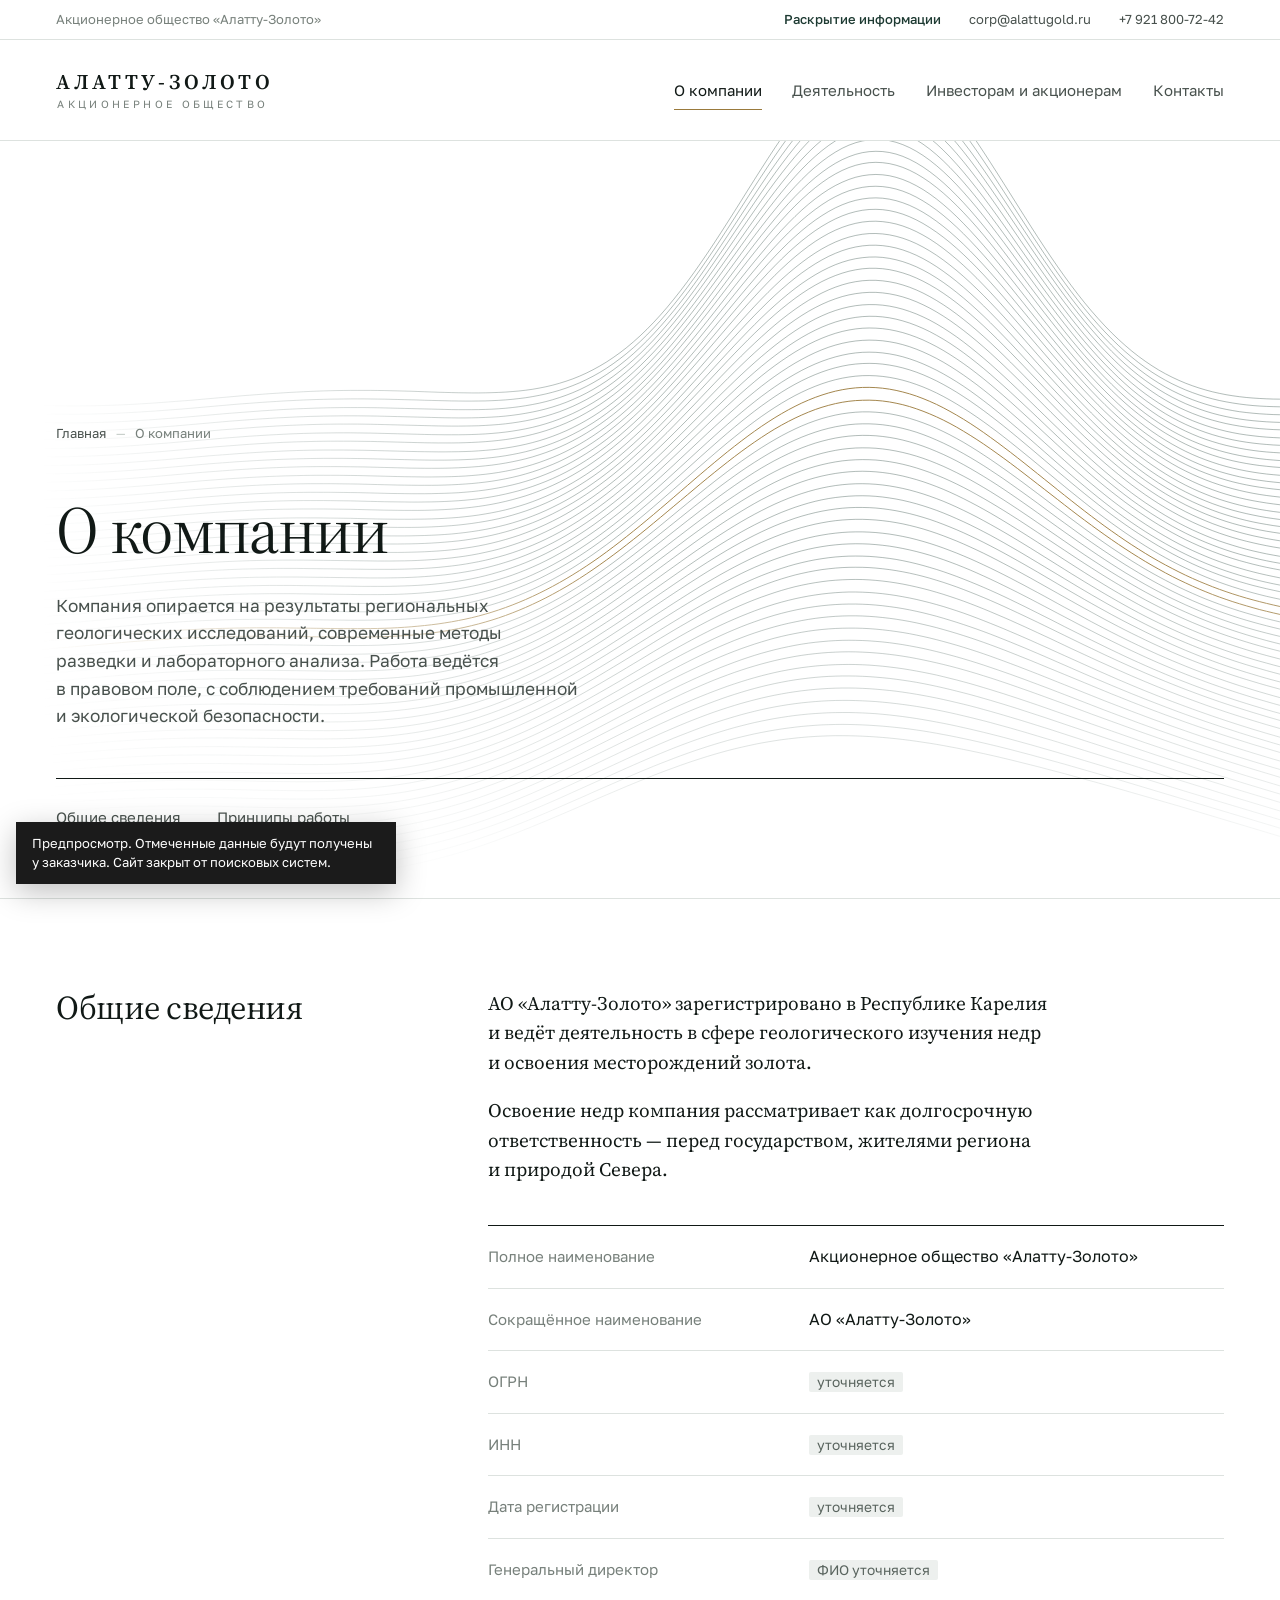
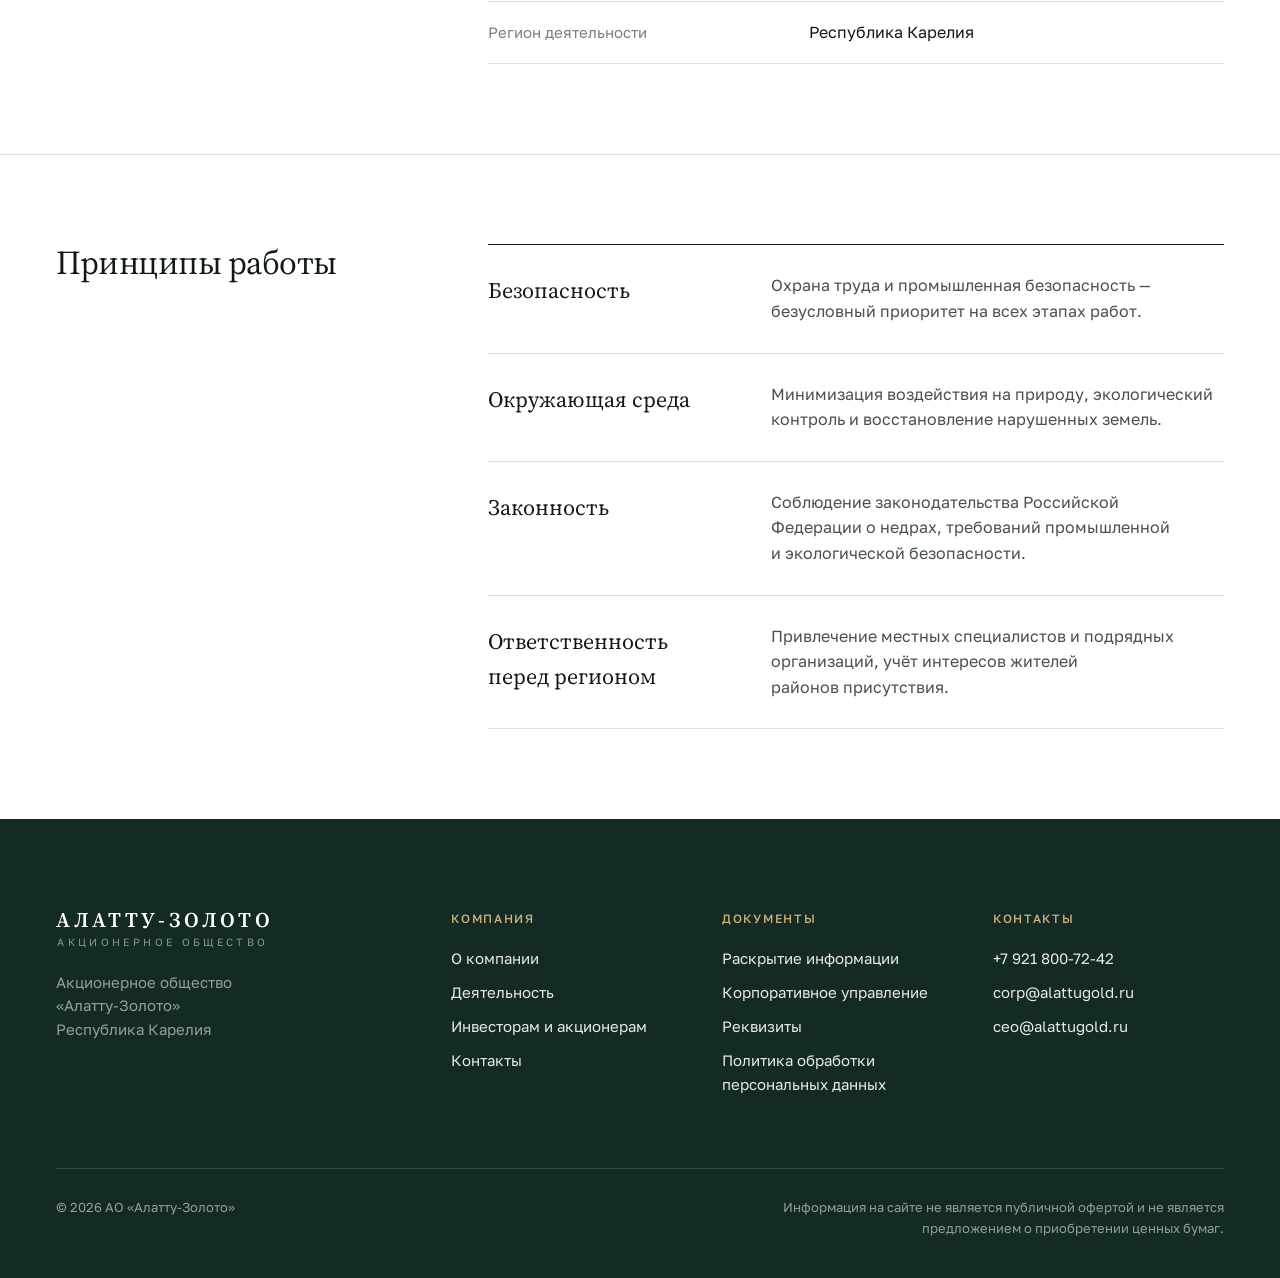
<file: alattugold.ru/about.html>
<!doctype html>
<html lang="ru">
<head>
<meta charset="utf-8">
<meta name="viewport" content="width=device-width, initial-scale=1">
<title>О компании — АО «Алатту-Золото»</title>
<meta name="description" content="Общие сведения о АО «Алатту-Золото»: деятельность, принципы работы.">
<meta name="robots" content="noindex, nofollow">
<link rel="canonical" href="https://alattugold.ru/about.html">
<meta property="og:type" content="website">
<meta property="og:locale" content="ru_RU">
<meta property="og:site_name" content="АО «Алатту-Золото»">
<meta property="og:title" content="О компании — АО «Алатту-Золото»">
<meta property="og:description" content="Общие сведения о АО «Алатту-Золото»: деятельность, принципы работы.">
<meta property="og:url" content="https://alattugold.ru/about.html">
<meta property="og:image" content="https://alattugold.ru/assets/og.png">
<meta name="twitter:card" content="summary_large_image">
<meta name="theme-color" content="#ffffff">
<link rel="preload" href="assets/fonts/source-serif-4-cyrillic-opsz-normal.woff2" as="font" type="font/woff2" crossorigin>
<link rel="preload" href="assets/fonts/golos-text-cyrillic-wght-normal.woff2" as="font" type="font/woff2" crossorigin>
<link rel="stylesheet" href="assets/style.css?v=20261121">
<script>document.documentElement.classList.add('js')</script>
<script src="assets/main.js?v=20261121" defer></script>

</head>
<body class="site-alattu page-about">
<a class="skip" href="#main">Перейти к содержанию</a>
<header class="hd" data-hd>
  <div class="hd-top"><div class="wrap">
    <span class="hd-name">Акционерное общество «Алатту-Золото»</span>
    <div class="hd-util">
      <a class="hd-ir" href="investors.html#disclosure">Раскрытие информации</a>
      <a href="mailto:corp@alattugold.ru">corp@alattugold.ru</a>
      <a href="tel:+79218007242">+7 921 800-72-42</a>
    </div>
  </div></div>
  <div class="hd-main"><div class="wrap">
    <a class="logo" href="index.html" aria-label="АО «Алатту-Золото», на главную"><span class="wordmark"><b>АЛАТТУ-ЗОЛОТО</b><small>Акционерное общество</small></span></a>
    <nav class="nav" id="nav" aria-label="Основное меню"><a href="about.html" aria-current="page">О компании</a><a href="activity.html">Деятельность</a><a href="investors.html">Инвесторам и акционерам</a><a href="contacts.html">Контакты</a>
      <div class="nav-extra"><a href="investors.html#disclosure">Раскрытие информации</a>
        <a href="tel:+79218007242">+7 921 800-72-42</a><a href="mailto:corp@alattugold.ru">corp@alattugold.ru</a></div>
    </nav>
    <button class="nav-toggle" type="button" aria-expanded="false" aria-controls="nav"><span>Меню</span><i></i></button>
  </div></div>
</header>
<main id="main">
<section class="ph"><img class="ph-art" src="assets/strata.svg" alt="" aria-hidden="true"><div class="wrap"><ol class="crumbs"><li><a href="index.html">Главная</a></li><li aria-current="page">О компании</li></ol><h1>О компании</h1><p class="ph-lead">Компания опирается на результаты региональных геологических исследований, современные методы разведки и лабораторного анализа. Работа ведётся в правовом поле, с соблюдением требований промышленной и экологической безопасности.</p><nav class="subnav" aria-label="Разделы страницы"><a href="#general">Общие сведения</a><a href="#principles">Принципы работы</a></nav></div></section><section class="block " id="general" aria-labelledby="general-t"><div class="wrap block-grid"><h2 class="block-t" id="general-t">Общие сведения</h2><div class="block-body"><div class="text"><p>АО «Алатту-Золото» зарегистрировано в Республике Карелия и ведёт деятельность в сфере геологического изучения недр и освоения месторождений золота.</p><p>Освоение недр компания рассматривает как долгосрочную ответственность — перед государством, жителями региона и природой Севера.</p></div><dl class="dl"><div><dt>Полное наименование</dt><dd>Акционерное общество «Алатту-Золото»</dd></div><div><dt>Сокращённое наименование</dt><dd>АО «Алатту-Золото»</dd></div><div><dt>ОГРН</dt><dd><mark class="todo" title="Данные будут получены у заказчика">уточняется</mark></dd></div><div><dt>ИНН</dt><dd><mark class="todo" title="Данные будут получены у заказчика">уточняется</mark></dd></div><div><dt>Дата регистрации</dt><dd><mark class="todo" title="Данные будут получены у заказчика">уточняется</mark></dd></div><div><dt>Генеральный директор</dt><dd><mark class="todo" title="Данные будут получены у заказчика">ФИО уточняется</mark></dd></div><div><dt>Регион деятельности</dt><dd>Республика Карелия</dd></div></dl></div></div></section><section class="block " id="principles" aria-labelledby="principles-t"><div class="wrap block-grid"><h2 class="block-t" id="principles-t">Принципы работы</h2><div class="block-body"><ul class="principles"><li><h3>Безопасность</h3><p>Охрана труда и промышленная безопасность — безусловный приоритет на всех этапах работ.</p></li><li><h3>Окружающая среда</h3><p>Минимизация воздействия на природу, экологический контроль и восстановление нарушенных земель.</p></li><li><h3>Законность</h3><p>Соблюдение законодательства Российской Федерации о недрах, требований промышленной и экологической безопасности.</p></li><li><h3>Ответственность перед регионом</h3><p>Привлечение местных специалистов и подрядных организаций, учёт интересов жителей районов присутствия.</p></li></ul></div></div></section>
</main>
<footer class="ft"><div class="wrap">
  <div class="ft-grid">
    <div class="ft-brand"><a class="logo" href="index.html" aria-label="АО «Алатту-Золото», на главную"><span class="wordmark"><b>АЛАТТУ-ЗОЛОТО</b><small>Акционерное общество</small></span></a><p>Акционерное общество «Алатту-Золото»<br>Республика Карелия</p></div>
    <nav aria-label="Разделы"><h2>Компания</h2><ul><li><a href="about.html">О компании</a></li><li><a href="activity.html">Деятельность</a></li><li><a href="investors.html">Инвесторам и акционерам</a></li><li><a href="contacts.html">Контакты</a></li></ul></nav>
    <nav aria-label="Документы"><h2>Документы</h2><ul><li><a href="investors.html#disclosure">Раскрытие информации</a></li><li><a href="investors.html#governance">Корпоративное управление</a></li><li><a href="contacts.html#requisites">Реквизиты</a></li><li><a href="privacy.html">Политика обработки персональных данных</a></li></ul></nav>
    <div><h2>Контакты</h2><ul><li><a href="tel:+79218007242">+7 921 800-72-42</a></li><li><a href="mailto:corp@alattugold.ru">corp@alattugold.ru</a></li><li><a href="mailto:ceo@alattugold.ru">ceo@alattugold.ru</a></li></ul></div>
  </div>
  <div class="ft-bottom"><p>© 2026 АО «Алатту-Золото»</p>
    <p>Информация на сайте не является публичной офертой и не является предложением о приобретении ценных бумаг.</p></div>
</div></footer>
<div class="preview-banner" role="note">Предпросмотр. Отмеченные данные будут получены у заказчика. Сайт закрыт от поисковых систем.</div>
</body>
</html>
</file>
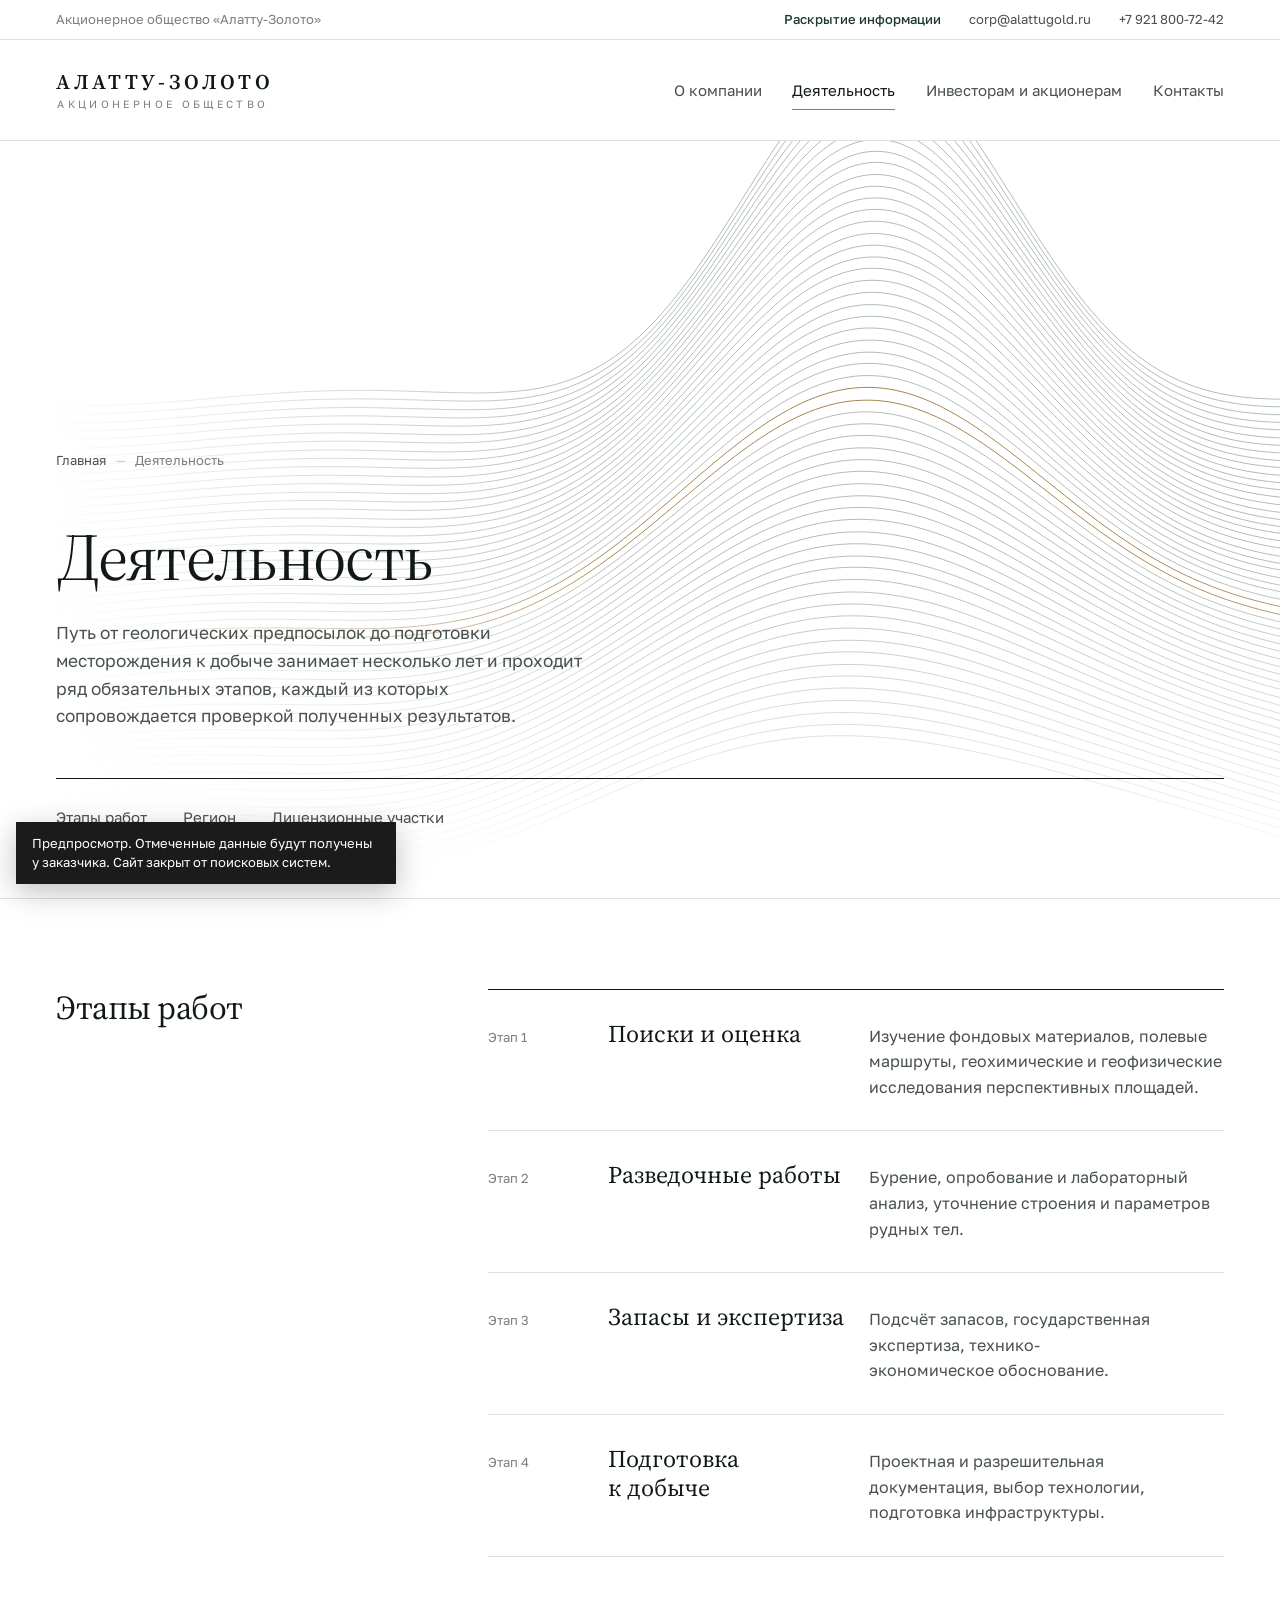
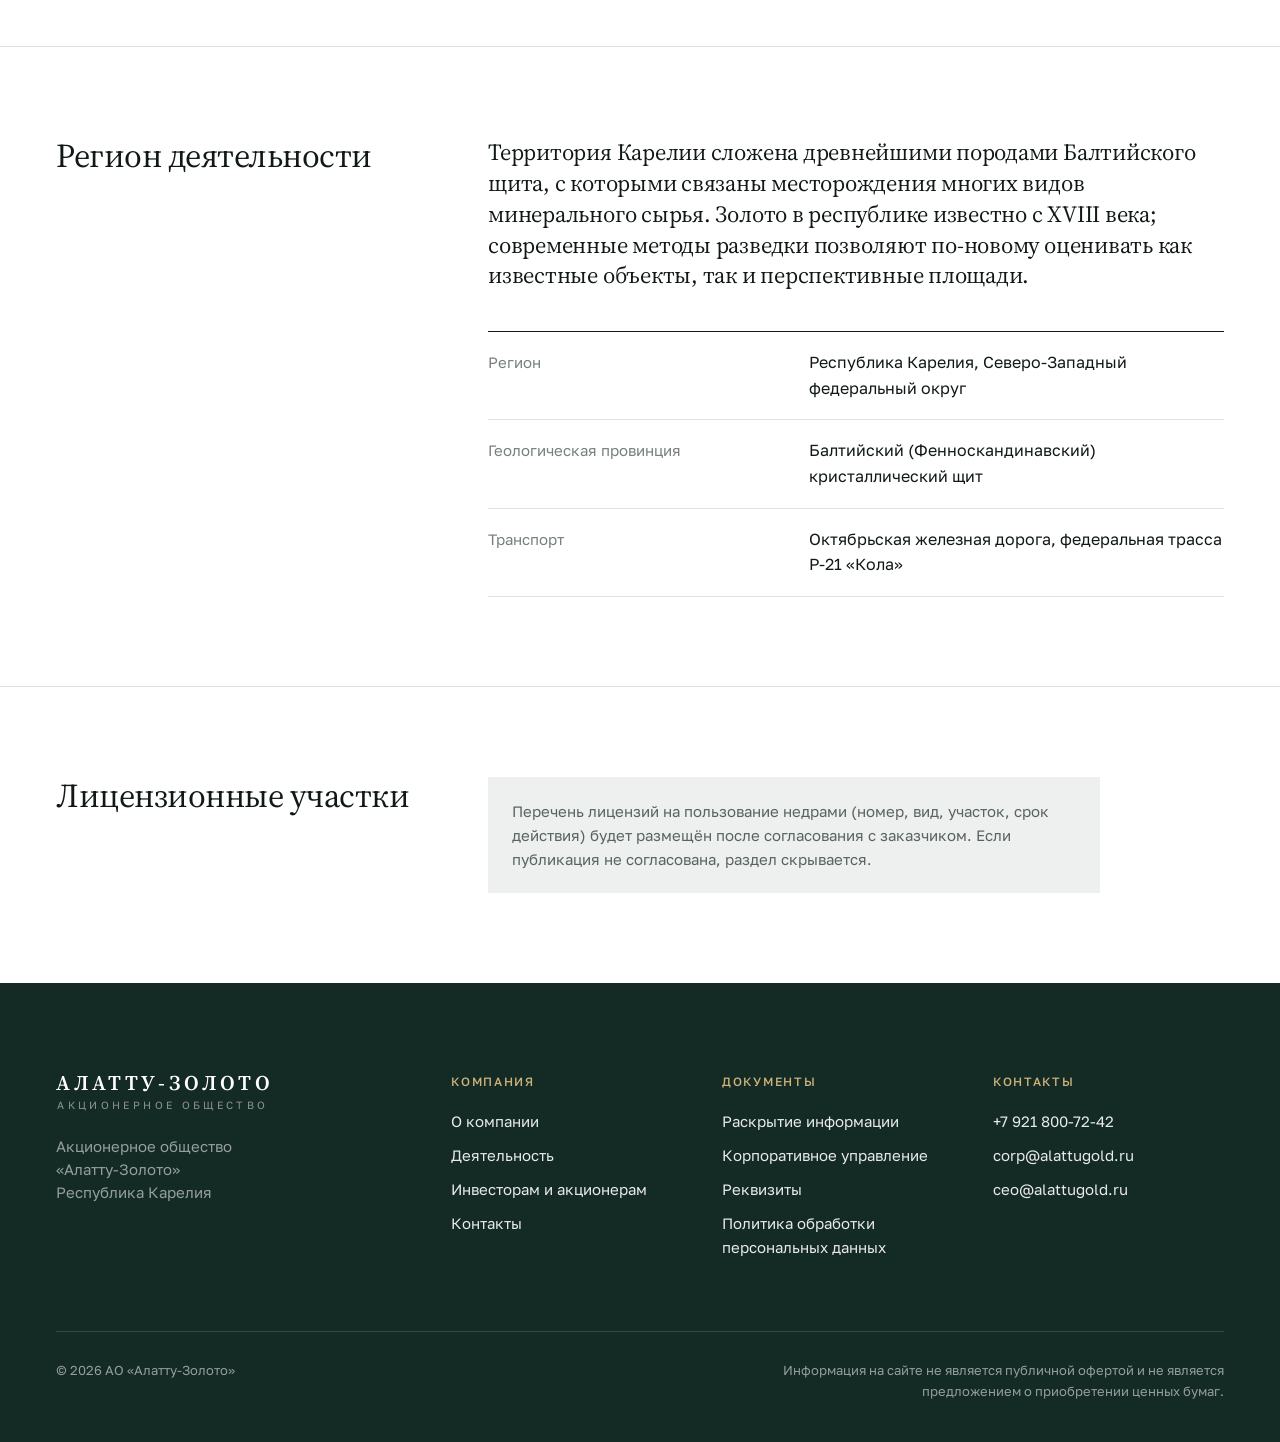
<file: alattugold.ru/activity.html>
<!doctype html>
<html lang="ru">
<head>
<meta charset="utf-8">
<meta name="viewport" content="width=device-width, initial-scale=1">
<title>Деятельность — АО «Алатту-Золото»</title>
<meta name="description" content="Направления деятельности АО «Алатту-Золото»: геологическое изучение, разведка и освоение месторождений золота в Республике Карелия.">
<meta name="robots" content="noindex, nofollow">
<link rel="canonical" href="https://alattugold.ru/activity.html">
<meta property="og:type" content="website">
<meta property="og:locale" content="ru_RU">
<meta property="og:site_name" content="АО «Алатту-Золото»">
<meta property="og:title" content="Деятельность — АО «Алатту-Золото»">
<meta property="og:description" content="Направления деятельности АО «Алатту-Золото»: геологическое изучение, разведка и освоение месторождений золота в Республике Карелия.">
<meta property="og:url" content="https://alattugold.ru/activity.html">
<meta property="og:image" content="https://alattugold.ru/assets/og.png">
<meta name="twitter:card" content="summary_large_image">
<meta name="theme-color" content="#ffffff">
<link rel="preload" href="assets/fonts/source-serif-4-cyrillic-opsz-normal.woff2" as="font" type="font/woff2" crossorigin>
<link rel="preload" href="assets/fonts/golos-text-cyrillic-wght-normal.woff2" as="font" type="font/woff2" crossorigin>
<link rel="stylesheet" href="assets/style.css?v=20261121">
<script>document.documentElement.classList.add('js')</script>
<script src="assets/main.js?v=20261121" defer></script>

</head>
<body class="site-alattu page-activity">
<a class="skip" href="#main">Перейти к содержанию</a>
<header class="hd" data-hd>
  <div class="hd-top"><div class="wrap">
    <span class="hd-name">Акционерное общество «Алатту-Золото»</span>
    <div class="hd-util">
      <a class="hd-ir" href="investors.html#disclosure">Раскрытие информации</a>
      <a href="mailto:corp@alattugold.ru">corp@alattugold.ru</a>
      <a href="tel:+79218007242">+7 921 800-72-42</a>
    </div>
  </div></div>
  <div class="hd-main"><div class="wrap">
    <a class="logo" href="index.html" aria-label="АО «Алатту-Золото», на главную"><span class="wordmark"><b>АЛАТТУ-ЗОЛОТО</b><small>Акционерное общество</small></span></a>
    <nav class="nav" id="nav" aria-label="Основное меню"><a href="about.html">О компании</a><a href="activity.html" aria-current="page">Деятельность</a><a href="investors.html">Инвесторам и акционерам</a><a href="contacts.html">Контакты</a>
      <div class="nav-extra"><a href="investors.html#disclosure">Раскрытие информации</a>
        <a href="tel:+79218007242">+7 921 800-72-42</a><a href="mailto:corp@alattugold.ru">corp@alattugold.ru</a></div>
    </nav>
    <button class="nav-toggle" type="button" aria-expanded="false" aria-controls="nav"><span>Меню</span><i></i></button>
  </div></div>
</header>
<main id="main">
<section class="ph"><img class="ph-art" src="assets/strata.svg" alt="" aria-hidden="true"><div class="wrap"><ol class="crumbs"><li><a href="index.html">Главная</a></li><li aria-current="page">Деятельность</li></ol><h1>Деятельность</h1><p class="ph-lead">Путь от геологических предпосылок до подготовки месторождения к добыче занимает несколько лет и проходит ряд обязательных этапов, каждый из которых сопровождается проверкой полученных результатов.</p><nav class="subnav" aria-label="Разделы страницы"><a href="#stages">Этапы работ</a><a href="#region">Регион</a><a href="#licenses">Лицензионные участки</a></nav></div></section><section class="block block--wide" id="stages" aria-labelledby="stages-t"><div class="wrap block-grid"><h2 class="block-t" id="stages-t">Этапы работ</h2><div class="block-body"><ol class="steps"><li style="--i:0"><span class="num">Этап 1</span><h3>Поиски и оценка</h3><p>Изучение фондовых материалов, полевые маршруты, геохимические и геофизические исследования перспективных площадей.</p></li><li style="--i:1"><span class="num">Этап 2</span><h3>Разведочные работы</h3><p>Бурение, опробование и лабораторный анализ, уточнение строения и параметров рудных тел.</p></li><li style="--i:2"><span class="num">Этап 3</span><h3>Запасы и экспертиза</h3><p>Подсчёт запасов, государственная экспертиза, технико-экономическое обоснование.</p></li><li style="--i:3"><span class="num">Этап 4</span><h3>Подготовка к добыче</h3><p>Проектная и разрешительная документация, выбор технологии, подготовка инфраструктуры.</p></li></ol></div></div></section><section class="block " id="region" aria-labelledby="region-t"><div class="wrap block-grid"><h2 class="block-t" id="region-t">Регион деятельности</h2><div class="block-body"><p class="statement">Территория Карелии сложена древнейшими породами Балтийского щита, с которыми связаны месторождения многих видов минерального сырья. Золото в республике известно с XVIII века; современные методы разведки позволяют по-новому оценивать как известные объекты, так и перспективные площади.</p><dl class="dl dl--short"><div><dt>Регион</dt><dd>Республика Карелия, Северо-Западный федеральный округ</dd></div><div><dt>Геологическая провинция</dt><dd>Балтийский (Фенноскандинавский) кристаллический щит</dd></div><div><dt>Транспорт</dt><dd>Октябрьская железная дорога, федеральная трасса Р-21 «Кола»</dd></div></dl></div></div></section><section class="block " id="licenses" aria-labelledby="licenses-t"><div class="wrap block-grid"><h2 class="block-t" id="licenses-t">Лицензионные участки</h2><div class="block-body"><p class="todo-block">Перечень лицензий на пользование недрами (номер, вид, участок, срок действия) будет размещён после согласования с заказчиком. Если публикация не согласована, раздел скрывается.</p></div></div></section>
</main>
<footer class="ft"><div class="wrap">
  <div class="ft-grid">
    <div class="ft-brand"><a class="logo" href="index.html" aria-label="АО «Алатту-Золото», на главную"><span class="wordmark"><b>АЛАТТУ-ЗОЛОТО</b><small>Акционерное общество</small></span></a><p>Акционерное общество «Алатту-Золото»<br>Республика Карелия</p></div>
    <nav aria-label="Разделы"><h2>Компания</h2><ul><li><a href="about.html">О компании</a></li><li><a href="activity.html">Деятельность</a></li><li><a href="investors.html">Инвесторам и акционерам</a></li><li><a href="contacts.html">Контакты</a></li></ul></nav>
    <nav aria-label="Документы"><h2>Документы</h2><ul><li><a href="investors.html#disclosure">Раскрытие информации</a></li><li><a href="investors.html#governance">Корпоративное управление</a></li><li><a href="contacts.html#requisites">Реквизиты</a></li><li><a href="privacy.html">Политика обработки персональных данных</a></li></ul></nav>
    <div><h2>Контакты</h2><ul><li><a href="tel:+79218007242">+7 921 800-72-42</a></li><li><a href="mailto:corp@alattugold.ru">corp@alattugold.ru</a></li><li><a href="mailto:ceo@alattugold.ru">ceo@alattugold.ru</a></li></ul></div>
  </div>
  <div class="ft-bottom"><p>© 2026 АО «Алатту-Золото»</p>
    <p>Информация на сайте не является публичной офертой и не является предложением о приобретении ценных бумаг.</p></div>
</div></footer>
<div class="preview-banner" role="note">Предпросмотр. Отмеченные данные будут получены у заказчика. Сайт закрыт от поисковых систем.</div>
</body>
</html>
</file>
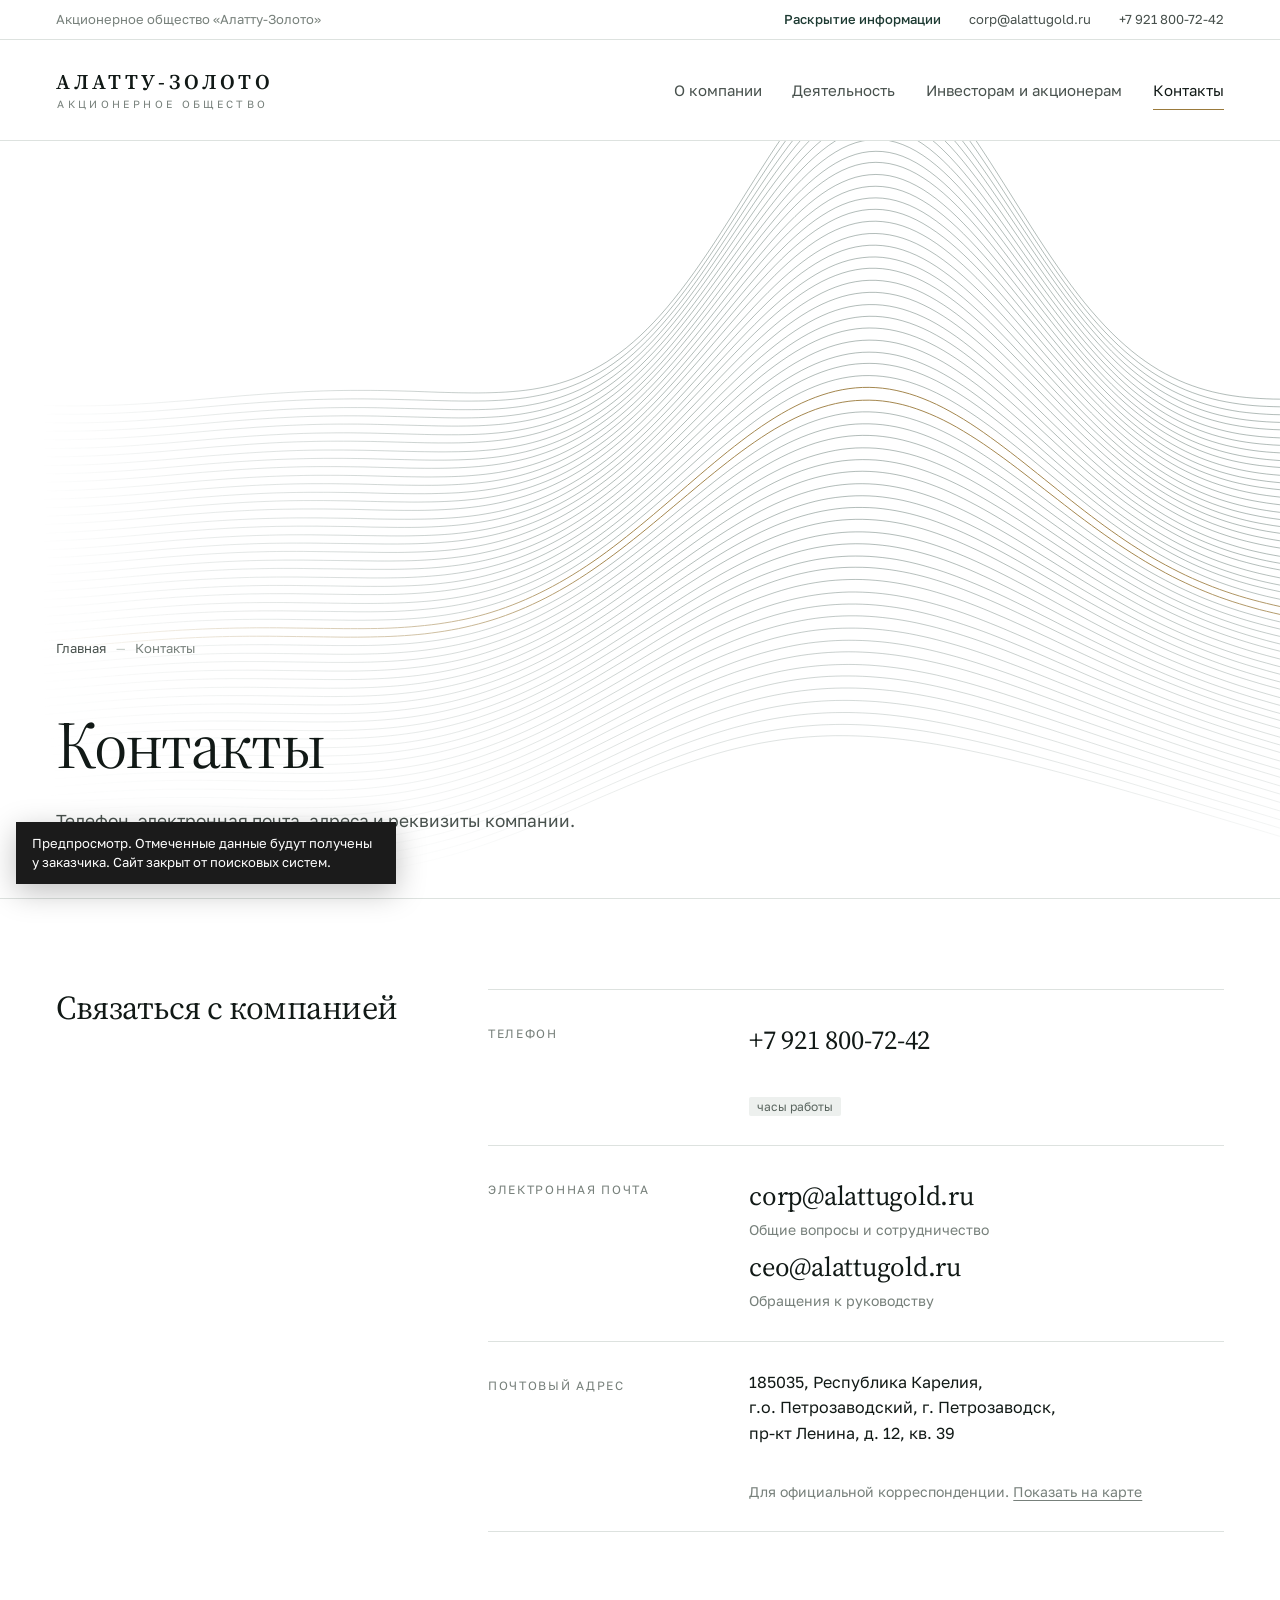
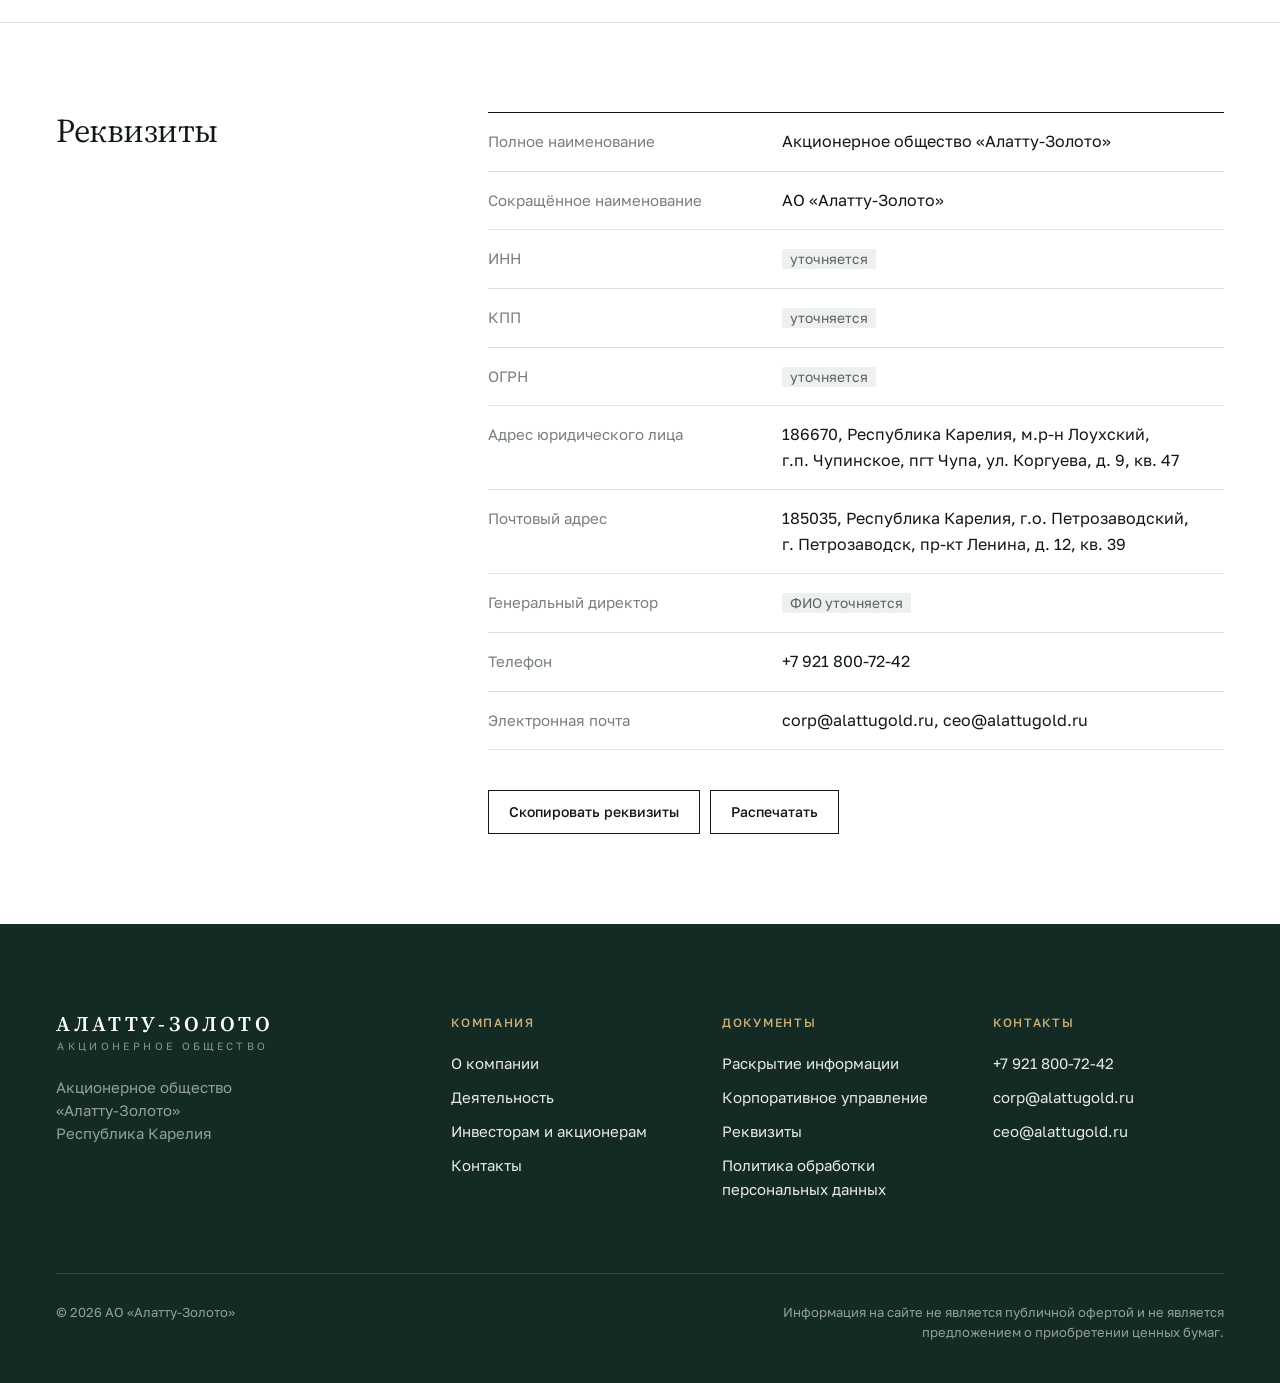
<file: alattugold.ru/contacts.html>
<!doctype html>
<html lang="ru">
<head>
<meta charset="utf-8">
<meta name="viewport" content="width=device-width, initial-scale=1">
<title>Контакты и реквизиты — АО «Алатту-Золото»</title>
<meta name="description" content="Контакты АО «Алатту-Золото»: телефон, электронная почта, адреса и реквизиты.">
<meta name="robots" content="noindex, nofollow">
<link rel="canonical" href="https://alattugold.ru/contacts.html">
<meta property="og:type" content="website">
<meta property="og:locale" content="ru_RU">
<meta property="og:site_name" content="АО «Алатту-Золото»">
<meta property="og:title" content="Контакты и реквизиты — АО «Алатту-Золото»">
<meta property="og:description" content="Контакты АО «Алатту-Золото»: телефон, электронная почта, адреса и реквизиты.">
<meta property="og:url" content="https://alattugold.ru/contacts.html">
<meta property="og:image" content="https://alattugold.ru/assets/og.png">
<meta name="twitter:card" content="summary_large_image">
<meta name="theme-color" content="#ffffff">
<link rel="preload" href="assets/fonts/source-serif-4-cyrillic-opsz-normal.woff2" as="font" type="font/woff2" crossorigin>
<link rel="preload" href="assets/fonts/golos-text-cyrillic-wght-normal.woff2" as="font" type="font/woff2" crossorigin>
<link rel="stylesheet" href="assets/style.css?v=20261121">
<script>document.documentElement.classList.add('js')</script>
<script src="assets/main.js?v=20261121" defer></script>
<script type="application/ld+json">{"@context": "https://schema.org", "@type": "Organization", "name": "АО «Алатту-Золото»", "legalName": "Акционерное общество «Алатту-Золото»", "url": "https://alattugold.ru/", "email": "corp@alattugold.ru", "telephone": "+79218007242", "address": {"@type": "PostalAddress", "addressCountry": "RU", "addressRegion": "Республика Карелия", "addressLocality": "Петрозаводск", "postalCode": "185035", "streetAddress": "пр-кт Ленина, д. 12, кв. 39"}}</script>
</head>
<body class="site-alattu page-contacts">
<a class="skip" href="#main">Перейти к содержанию</a>
<header class="hd" data-hd>
  <div class="hd-top"><div class="wrap">
    <span class="hd-name">Акционерное общество «Алатту-Золото»</span>
    <div class="hd-util">
      <a class="hd-ir" href="investors.html#disclosure">Раскрытие информации</a>
      <a href="mailto:corp@alattugold.ru">corp@alattugold.ru</a>
      <a href="tel:+79218007242">+7 921 800-72-42</a>
    </div>
  </div></div>
  <div class="hd-main"><div class="wrap">
    <a class="logo" href="index.html" aria-label="АО «Алатту-Золото», на главную"><span class="wordmark"><b>АЛАТТУ-ЗОЛОТО</b><small>Акционерное общество</small></span></a>
    <nav class="nav" id="nav" aria-label="Основное меню"><a href="about.html">О компании</a><a href="activity.html">Деятельность</a><a href="investors.html">Инвесторам и акционерам</a><a href="contacts.html" aria-current="page">Контакты</a>
      <div class="nav-extra"><a href="investors.html#disclosure">Раскрытие информации</a>
        <a href="tel:+79218007242">+7 921 800-72-42</a><a href="mailto:corp@alattugold.ru">corp@alattugold.ru</a></div>
    </nav>
    <button class="nav-toggle" type="button" aria-expanded="false" aria-controls="nav"><span>Меню</span><i></i></button>
  </div></div>
</header>
<main id="main">
<section class="ph"><img class="ph-art" src="assets/strata.svg" alt="" aria-hidden="true"><div class="wrap"><ol class="crumbs"><li><a href="index.html">Главная</a></li><li aria-current="page">Контакты</li></ol><h1>Контакты</h1><p class="ph-lead">Телефон, электронная почта, адреса и реквизиты компании.</p></div></section><section class="block " id="contacts" aria-labelledby="contacts-t"><div class="wrap block-grid"><h2 class="block-t" id="contacts-t">Связаться с компанией</h2><div class="block-body"><div class="contacts contacts--stack"><div><h3>Телефон</h3><a class="big" href="tel:+79218007242">+7 921 800-72-42</a><p class="muted"><mark class="todo" title="Данные будут получены у заказчика">часы работы</mark></p></div><div><h3>Электронная почта</h3><div class="stack"><div><a class="big" href="mailto:corp@alattugold.ru">corp@alattugold.ru</a><p class="muted">Общие вопросы и сотрудничество</p></div><div><a class="big" href="mailto:ceo@alattugold.ru">ceo@alattugold.ru</a><p class="muted">Обращения к руководству</p></div></div></div><div><h3>Почтовый адрес</h3><address>185035, Республика Карелия, г.о. Петрозаводский, г. Петрозаводск, <span class="nw">пр-кт</span> Ленина, д. 12, кв. 39</address><p class="muted">Для официальной корреспонденции. <a href="https://yandex.ru/maps/?text=185035%2C%20%D0%A0%D0%B5%D1%81%D0%BF%D1%83%D0%B1%D0%BB%D0%B8%D0%BA%D0%B0%20%D0%9A%D0%B0%D1%80%D0%B5%D0%BB%D0%B8%D1%8F%2C%20%D0%B3.%D0%BE.%20%D0%9F%D0%B5%D1%82%D1%80%D0%BE%D0%B7%D0%B0%D0%B2%D0%BE%D0%B4%D1%81%D0%BA%D0%B8%D0%B9%2C%20%D0%B3.%20%D0%9F%D0%B5%D1%82%D1%80%D0%BE%D0%B7%D0%B0%D0%B2%D0%BE%D0%B4%D1%81%D0%BA%2C%20%D0%BF%D1%80-%D0%BA%D1%82%20%D0%9B%D0%B5%D0%BD%D0%B8%D0%BD%D0%B0%2C%20%D0%B4.%2012%2C%20%D0%BA%D0%B2.%2039" target="_blank" rel="noopener">Показать на карте</a></p></div></div></div></div></section><section class="block " id="requisites" aria-labelledby="requisites-t"><div class="wrap block-grid"><h2 class="block-t" id="requisites-t">Реквизиты</h2><div class="block-body"><table class="req" id="req"><tbody><tr><th scope="row">Полное наименование</th><td>Акционерное общество «Алатту-Золото»</td></tr><tr><th scope="row">Сокращённое наименование</th><td>АО «Алатту-Золото»</td></tr><tr><th scope="row">ИНН</th><td><mark class="todo" title="Данные будут получены у заказчика">уточняется</mark></td></tr><tr><th scope="row">КПП</th><td><mark class="todo" title="Данные будут получены у заказчика">уточняется</mark></td></tr><tr><th scope="row">ОГРН</th><td><mark class="todo" title="Данные будут получены у заказчика">уточняется</mark></td></tr><tr><th scope="row">Адрес юридического лица</th><td>186670, Республика Карелия, <span class="nw">м.р-н</span> Лоухский, г.п. Чупинское, пгт Чупа, ул. Коргуева, д. 9, кв. 47</td></tr><tr><th scope="row">Почтовый адрес</th><td>185035, Республика Карелия, г.о. Петрозаводский, г. Петрозаводск, <span class="nw">пр-кт</span> Ленина, д. 12, кв. 39</td></tr><tr><th scope="row">Генеральный директор</th><td><mark class="todo" title="Данные будут получены у заказчика">ФИО уточняется</mark></td></tr><tr><th scope="row">Телефон</th><td>+7 921 800-72-42</td></tr><tr><th scope="row">Электронная почта</th><td>corp@alattugold.ru, ceo@alattugold.ru</td></tr></tbody></table><div class="req-actions"><button class="btn btn-line btn-sm" type="button" data-copy="#req">Скопировать реквизиты</button><button class="btn btn-line btn-sm" type="button" data-print>Распечатать</button></div></div></div></section>
</main>
<footer class="ft"><div class="wrap">
  <div class="ft-grid">
    <div class="ft-brand"><a class="logo" href="index.html" aria-label="АО «Алатту-Золото», на главную"><span class="wordmark"><b>АЛАТТУ-ЗОЛОТО</b><small>Акционерное общество</small></span></a><p>Акционерное общество «Алатту-Золото»<br>Республика Карелия</p></div>
    <nav aria-label="Разделы"><h2>Компания</h2><ul><li><a href="about.html">О компании</a></li><li><a href="activity.html">Деятельность</a></li><li><a href="investors.html">Инвесторам и акционерам</a></li><li><a href="contacts.html">Контакты</a></li></ul></nav>
    <nav aria-label="Документы"><h2>Документы</h2><ul><li><a href="investors.html#disclosure">Раскрытие информации</a></li><li><a href="investors.html#governance">Корпоративное управление</a></li><li><a href="contacts.html#requisites">Реквизиты</a></li><li><a href="privacy.html">Политика обработки персональных данных</a></li></ul></nav>
    <div><h2>Контакты</h2><ul><li><a href="tel:+79218007242">+7 921 800-72-42</a></li><li><a href="mailto:corp@alattugold.ru">corp@alattugold.ru</a></li><li><a href="mailto:ceo@alattugold.ru">ceo@alattugold.ru</a></li></ul></div>
  </div>
  <div class="ft-bottom"><p>© 2026 АО «Алатту-Золото»</p>
    <p>Информация на сайте не является публичной офертой и не является предложением о приобретении ценных бумаг.</p></div>
</div></footer>
<div class="preview-banner" role="note">Предпросмотр. Отмеченные данные будут получены у заказчика. Сайт закрыт от поисковых систем.</div>
</body>
</html>
</file>
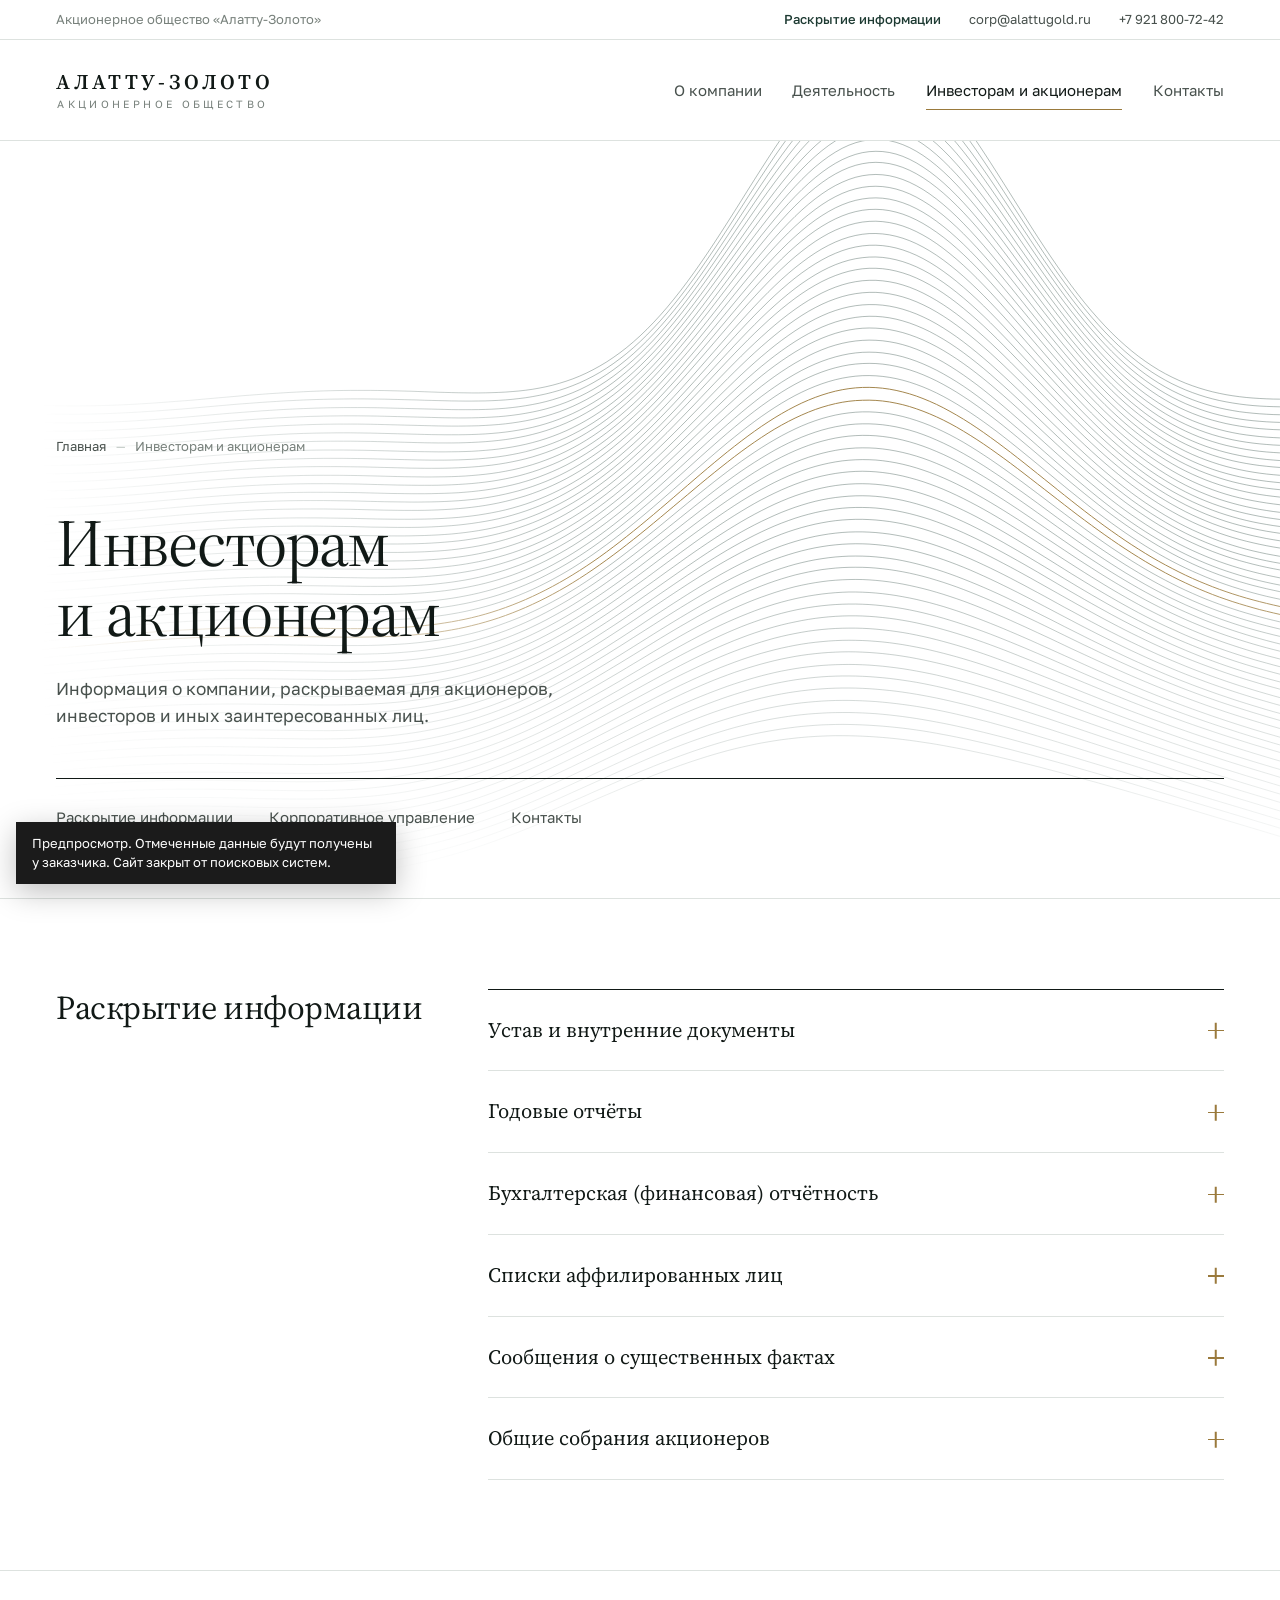
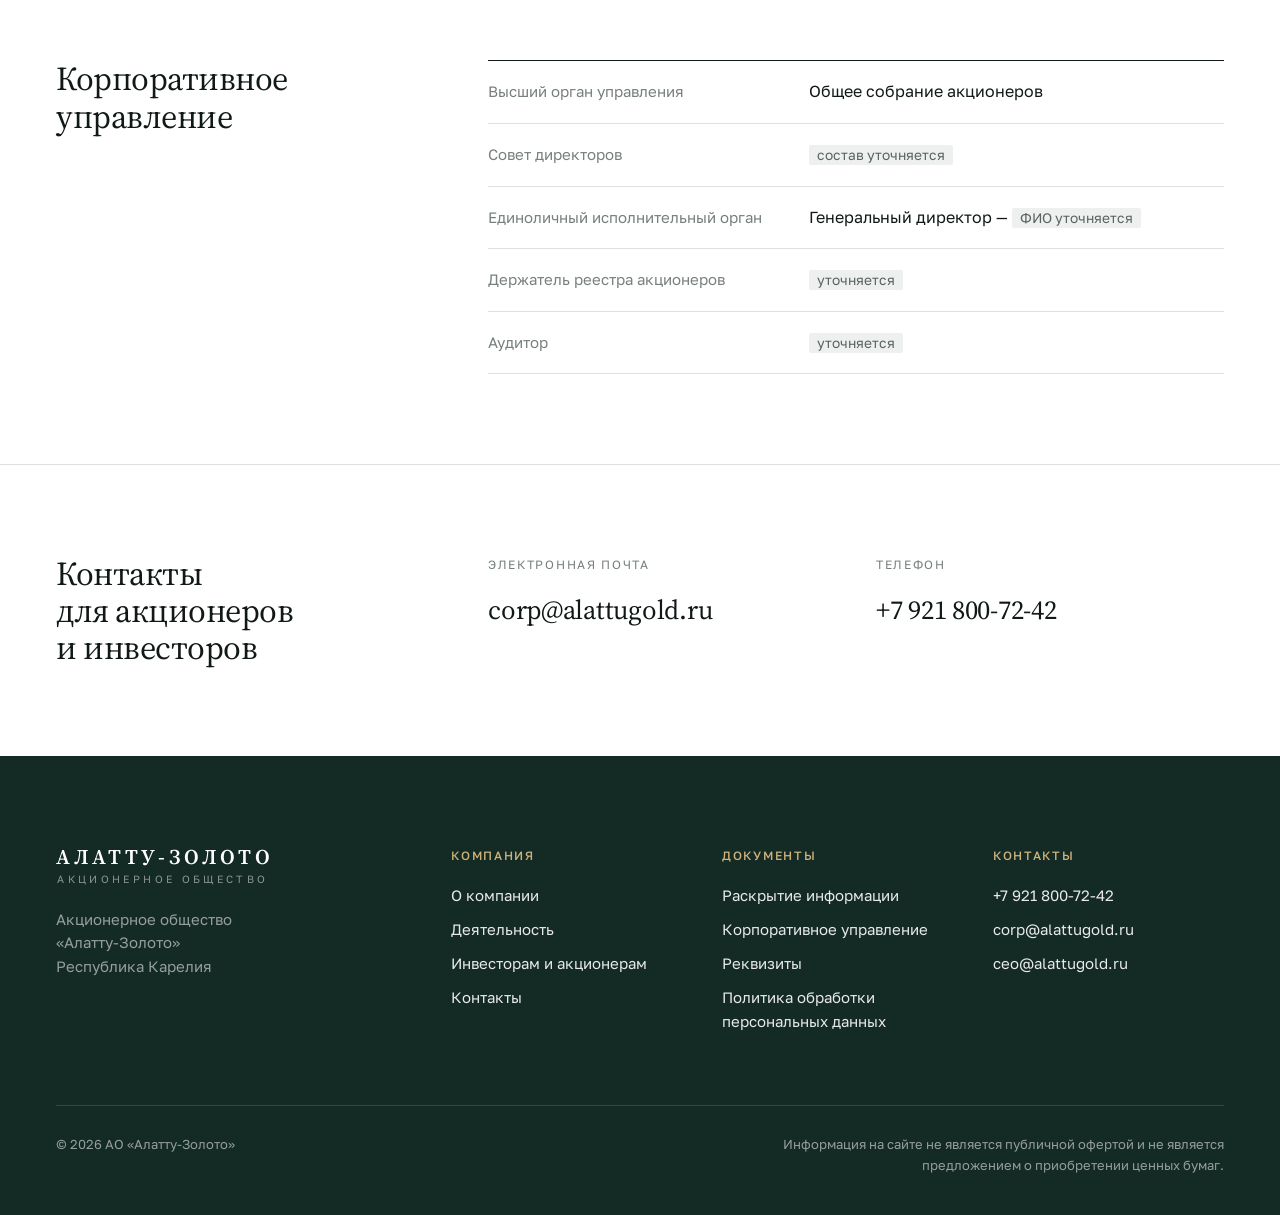
<file: alattugold.ru/investors.html>
<!doctype html>
<html lang="ru">
<head>
<meta charset="utf-8">
<meta name="viewport" content="width=device-width, initial-scale=1">
<title>Инвесторам и акционерам — АО «Алатту-Золото»</title>
<meta name="description" content="Раскрытие информации АО «Алатту-Золото»: устав, отчётность, существенные факты, корпоративное управление.">
<meta name="robots" content="noindex, nofollow">
<link rel="canonical" href="https://alattugold.ru/investors.html">
<meta property="og:type" content="website">
<meta property="og:locale" content="ru_RU">
<meta property="og:site_name" content="АО «Алатту-Золото»">
<meta property="og:title" content="Инвесторам и акционерам — АО «Алатту-Золото»">
<meta property="og:description" content="Раскрытие информации АО «Алатту-Золото»: устав, отчётность, существенные факты, корпоративное управление.">
<meta property="og:url" content="https://alattugold.ru/investors.html">
<meta property="og:image" content="https://alattugold.ru/assets/og.png">
<meta name="twitter:card" content="summary_large_image">
<meta name="theme-color" content="#ffffff">
<link rel="preload" href="assets/fonts/source-serif-4-cyrillic-opsz-normal.woff2" as="font" type="font/woff2" crossorigin>
<link rel="preload" href="assets/fonts/golos-text-cyrillic-wght-normal.woff2" as="font" type="font/woff2" crossorigin>
<link rel="stylesheet" href="assets/style.css?v=20261121">
<script>document.documentElement.classList.add('js')</script>
<script src="assets/main.js?v=20261121" defer></script>

</head>
<body class="site-alattu page-investors">
<a class="skip" href="#main">Перейти к содержанию</a>
<header class="hd" data-hd>
  <div class="hd-top"><div class="wrap">
    <span class="hd-name">Акционерное общество «Алатту-Золото»</span>
    <div class="hd-util">
      <a class="hd-ir" href="investors.html#disclosure">Раскрытие информации</a>
      <a href="mailto:corp@alattugold.ru">corp@alattugold.ru</a>
      <a href="tel:+79218007242">+7 921 800-72-42</a>
    </div>
  </div></div>
  <div class="hd-main"><div class="wrap">
    <a class="logo" href="index.html" aria-label="АО «Алатту-Золото», на главную"><span class="wordmark"><b>АЛАТТУ-ЗОЛОТО</b><small>Акционерное общество</small></span></a>
    <nav class="nav" id="nav" aria-label="Основное меню"><a href="about.html">О компании</a><a href="activity.html">Деятельность</a><a href="investors.html" aria-current="page">Инвесторам и акционерам</a><a href="contacts.html">Контакты</a>
      <div class="nav-extra"><a href="investors.html#disclosure">Раскрытие информации</a>
        <a href="tel:+79218007242">+7 921 800-72-42</a><a href="mailto:corp@alattugold.ru">corp@alattugold.ru</a></div>
    </nav>
    <button class="nav-toggle" type="button" aria-expanded="false" aria-controls="nav"><span>Меню</span><i></i></button>
  </div></div>
</header>
<main id="main">
<section class="ph"><img class="ph-art" src="assets/strata.svg" alt="" aria-hidden="true"><div class="wrap"><ol class="crumbs"><li><a href="index.html">Главная</a></li><li aria-current="page">Инвесторам и акционерам</li></ol><h1>Инвесторам и акционерам</h1><p class="ph-lead">Информация о компании, раскрываемая для акционеров, инвесторов и иных заинтересованных лиц.</p><nav class="subnav" aria-label="Разделы страницы"><a href="#disclosure">Раскрытие информации</a><a href="#governance">Корпоративное управление</a><a href="#ir-contacts">Контакты</a></nav></div></section><section class="block " id="disclosure" aria-labelledby="disclosure-t"><div class="wrap block-grid"><h2 class="block-t" id="disclosure-t">Раскрытие информации</h2><div class="block-body"><div class="docs"><details id="charter"><summary><span>Устав и внутренние документы</span><i aria-hidden="true"></i></summary><p class="empty">Документы в данном разделе пока не опубликованы.</p></details><details id="reports"><summary><span>Годовые отчёты</span><i aria-hidden="true"></i></summary><p class="empty">Документы в данном разделе пока не опубликованы.</p></details><details id="accounts"><summary><span>Бухгалтерская (финансовая) отчётность</span><i aria-hidden="true"></i></summary><p class="empty">Документы в данном разделе пока не опубликованы.</p></details><details id="affiliates"><summary><span>Списки аффилированных лиц</span><i aria-hidden="true"></i></summary><p class="empty">Документы в данном разделе пока не опубликованы.</p></details><details id="facts"><summary><span>Сообщения о существенных фактах</span><i aria-hidden="true"></i></summary><p class="empty">Документы в данном разделе пока не опубликованы.</p></details><details id="meetings"><summary><span>Общие собрания акционеров</span><i aria-hidden="true"></i></summary><p class="empty">Документы в данном разделе пока не опубликованы.</p></details></div></div></div></section><section class="block " id="governance" aria-labelledby="governance-t"><div class="wrap block-grid"><h2 class="block-t" id="governance-t">Корпоративное управление</h2><div class="block-body"><dl class="dl"><div><dt>Высший орган управления</dt><dd>Общее собрание акционеров</dd></div><div><dt>Совет директоров</dt><dd><mark class="todo" title="Данные будут получены у заказчика">состав уточняется</mark></dd></div><div><dt>Единоличный исполнительный орган</dt><dd>Генеральный директор — <mark class="todo" title="Данные будут получены у заказчика">ФИО уточняется</mark></dd></div><div><dt>Держатель реестра акционеров</dt><dd><mark class="todo" title="Данные будут получены у заказчика">уточняется</mark></dd></div><div><dt>Аудитор</dt><dd><mark class="todo" title="Данные будут получены у заказчика">уточняется</mark></dd></div></dl></div></div></section><section class="block " id="ir-contacts" aria-labelledby="ir-contacts-t"><div class="wrap block-grid"><h2 class="block-t" id="ir-contacts-t">Контакты для акционеров и инвесторов</h2><div class="block-body"><div class="contacts contacts--2"><div><h3>Электронная почта</h3><a class="big" href="mailto:corp@alattugold.ru">corp@alattugold.ru</a></div><div><h3>Телефон</h3><a class="big" href="tel:+79218007242">+7 921 800-72-42</a></div></div></div></div></section>
</main>
<footer class="ft"><div class="wrap">
  <div class="ft-grid">
    <div class="ft-brand"><a class="logo" href="index.html" aria-label="АО «Алатту-Золото», на главную"><span class="wordmark"><b>АЛАТТУ-ЗОЛОТО</b><small>Акционерное общество</small></span></a><p>Акционерное общество «Алатту-Золото»<br>Республика Карелия</p></div>
    <nav aria-label="Разделы"><h2>Компания</h2><ul><li><a href="about.html">О компании</a></li><li><a href="activity.html">Деятельность</a></li><li><a href="investors.html">Инвесторам и акционерам</a></li><li><a href="contacts.html">Контакты</a></li></ul></nav>
    <nav aria-label="Документы"><h2>Документы</h2><ul><li><a href="investors.html#disclosure">Раскрытие информации</a></li><li><a href="investors.html#governance">Корпоративное управление</a></li><li><a href="contacts.html#requisites">Реквизиты</a></li><li><a href="privacy.html">Политика обработки персональных данных</a></li></ul></nav>
    <div><h2>Контакты</h2><ul><li><a href="tel:+79218007242">+7 921 800-72-42</a></li><li><a href="mailto:corp@alattugold.ru">corp@alattugold.ru</a></li><li><a href="mailto:ceo@alattugold.ru">ceo@alattugold.ru</a></li></ul></div>
  </div>
  <div class="ft-bottom"><p>© 2026 АО «Алатту-Золото»</p>
    <p>Информация на сайте не является публичной офертой и не является предложением о приобретении ценных бумаг.</p></div>
</div></footer>
<div class="preview-banner" role="note">Предпросмотр. Отмеченные данные будут получены у заказчика. Сайт закрыт от поисковых систем.</div>
</body>
</html>
</file>
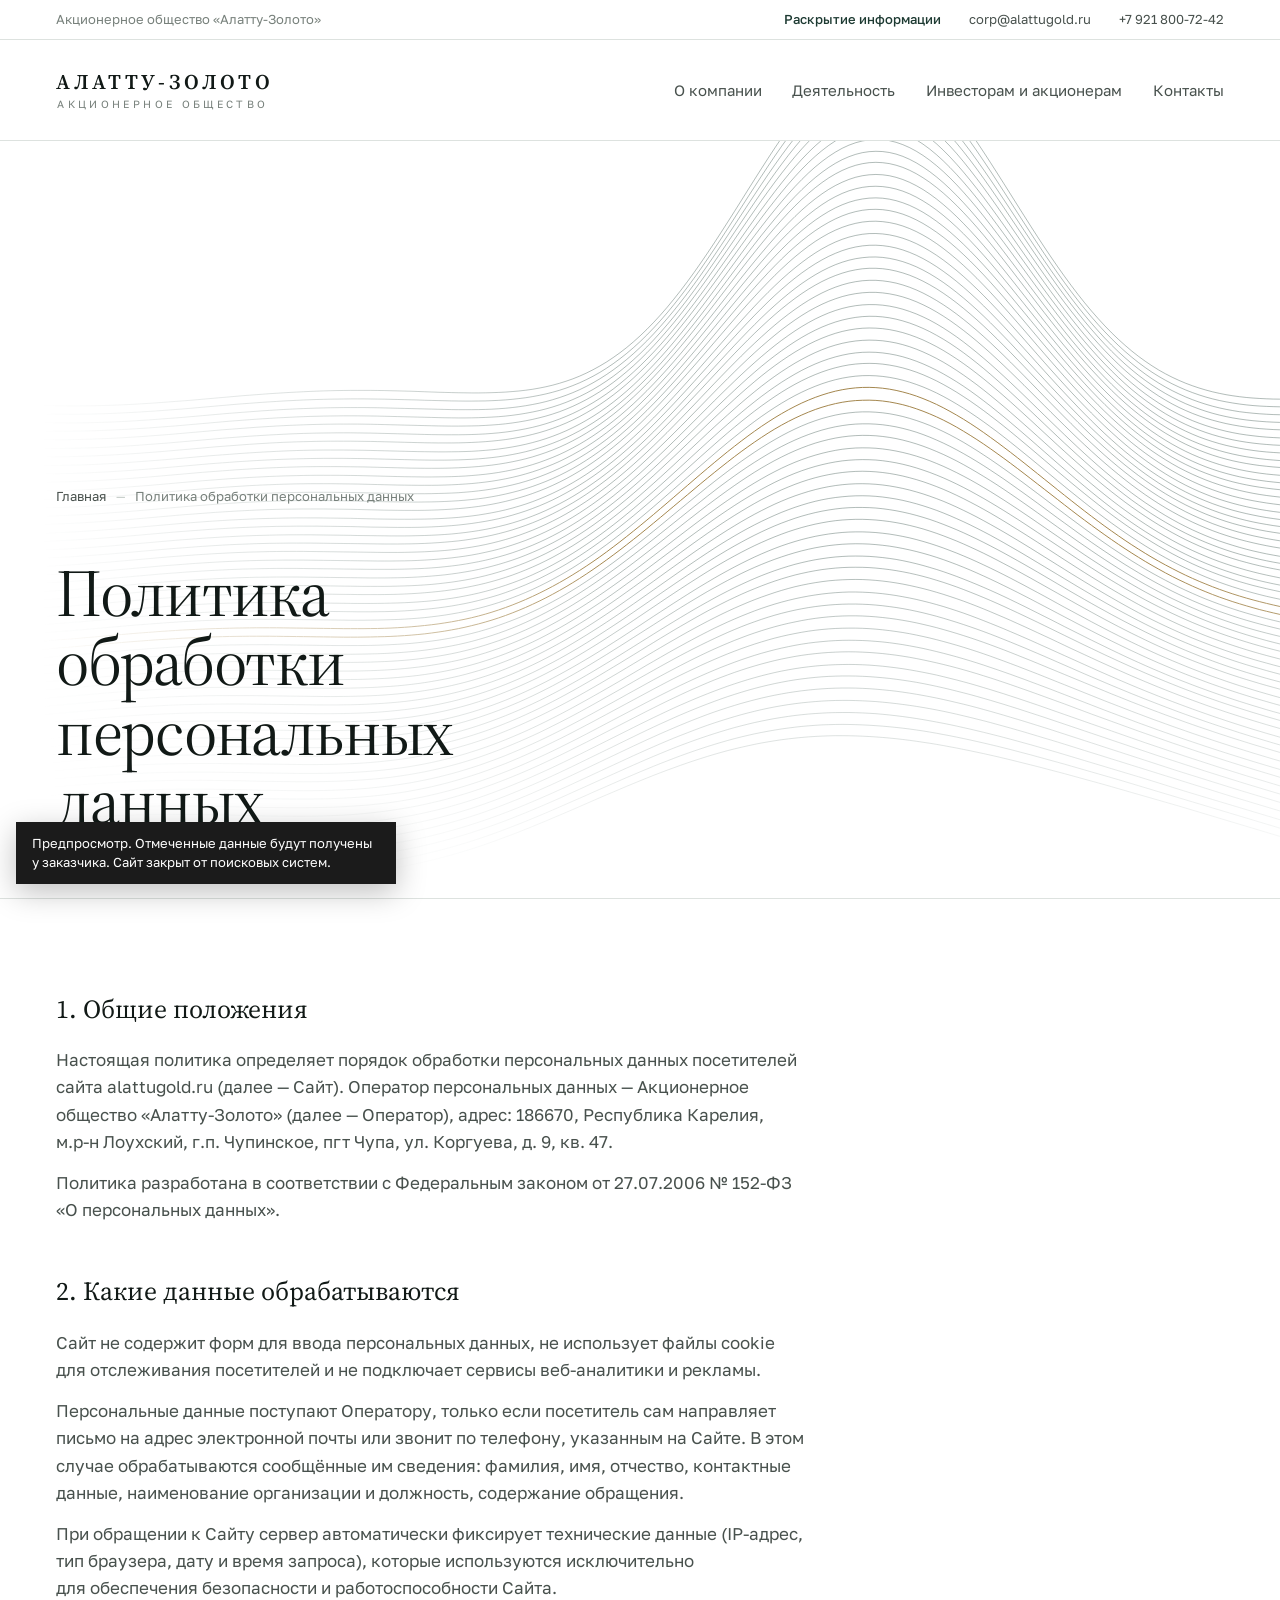
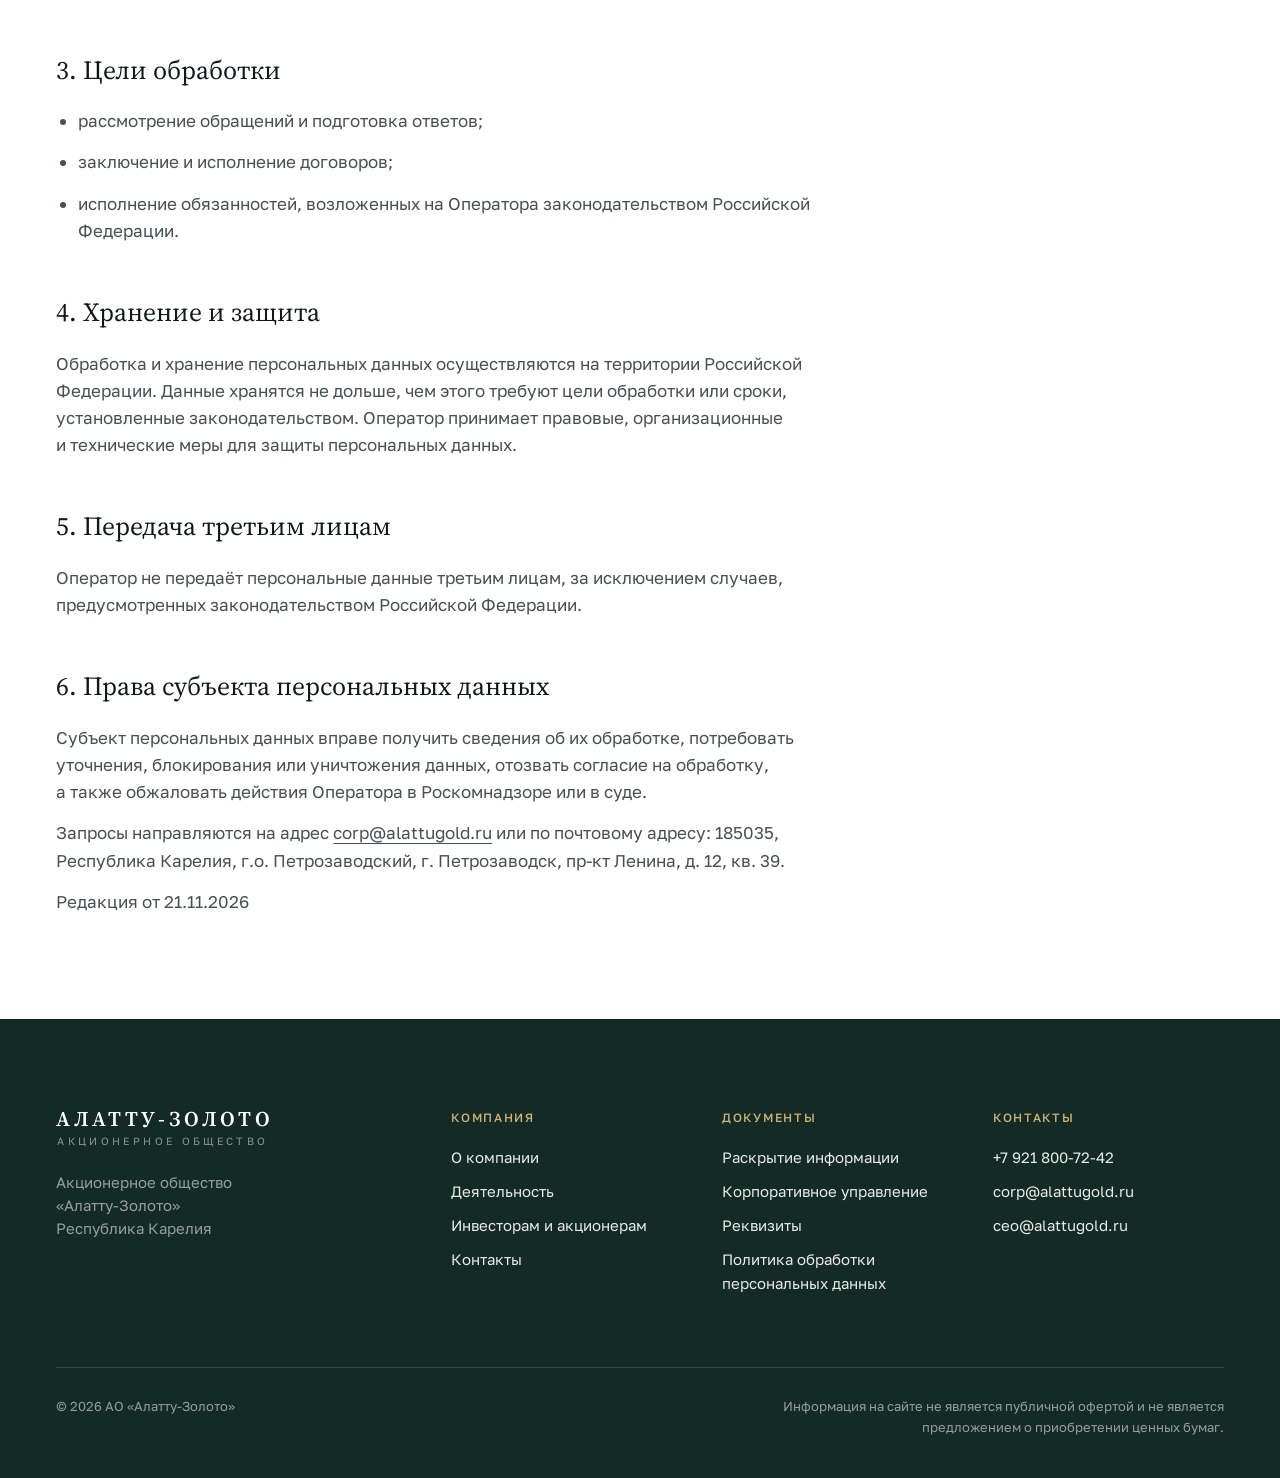
<file: alattugold.ru/privacy.html>
<!doctype html>
<html lang="ru">
<head>
<meta charset="utf-8">
<meta name="viewport" content="width=device-width, initial-scale=1">
<title>Политика обработки персональных данных — АО «Алатту-Золото»</title>
<meta name="description" content="Политика обработки персональных данных АО «Алатту-Золото».">
<meta name="robots" content="noindex, nofollow">
<link rel="canonical" href="https://alattugold.ru/privacy.html">
<meta property="og:type" content="website">
<meta property="og:locale" content="ru_RU">
<meta property="og:site_name" content="АО «Алатту-Золото»">
<meta property="og:title" content="Политика обработки персональных данных — АО «Алатту-Золото»">
<meta property="og:description" content="Политика обработки персональных данных АО «Алатту-Золото».">
<meta property="og:url" content="https://alattugold.ru/privacy.html">
<meta property="og:image" content="https://alattugold.ru/assets/og.png">
<meta name="twitter:card" content="summary_large_image">
<meta name="theme-color" content="#ffffff">
<link rel="preload" href="assets/fonts/source-serif-4-cyrillic-opsz-normal.woff2" as="font" type="font/woff2" crossorigin>
<link rel="preload" href="assets/fonts/golos-text-cyrillic-wght-normal.woff2" as="font" type="font/woff2" crossorigin>
<link rel="stylesheet" href="assets/style.css?v=20261121">
<script>document.documentElement.classList.add('js')</script>
<script src="assets/main.js?v=20261121" defer></script>

</head>
<body class="site-alattu page-privacy">
<a class="skip" href="#main">Перейти к содержанию</a>
<header class="hd" data-hd>
  <div class="hd-top"><div class="wrap">
    <span class="hd-name">Акционерное общество «Алатту-Золото»</span>
    <div class="hd-util">
      <a class="hd-ir" href="investors.html#disclosure">Раскрытие информации</a>
      <a href="mailto:corp@alattugold.ru">corp@alattugold.ru</a>
      <a href="tel:+79218007242">+7 921 800-72-42</a>
    </div>
  </div></div>
  <div class="hd-main"><div class="wrap">
    <a class="logo" href="index.html" aria-label="АО «Алатту-Золото», на главную"><span class="wordmark"><b>АЛАТТУ-ЗОЛОТО</b><small>Акционерное общество</small></span></a>
    <nav class="nav" id="nav" aria-label="Основное меню"><a href="about.html">О компании</a><a href="activity.html">Деятельность</a><a href="investors.html">Инвесторам и акционерам</a><a href="contacts.html">Контакты</a>
      <div class="nav-extra"><a href="investors.html#disclosure">Раскрытие информации</a>
        <a href="tel:+79218007242">+7 921 800-72-42</a><a href="mailto:corp@alattugold.ru">corp@alattugold.ru</a></div>
    </nav>
    <button class="nav-toggle" type="button" aria-expanded="false" aria-controls="nav"><span>Меню</span><i></i></button>
  </div></div>
</header>
<main id="main">
<section class="ph"><img class="ph-art" src="assets/strata.svg" alt="" aria-hidden="true"><div class="wrap"><ol class="crumbs"><li><a href="index.html">Главная</a></li><li aria-current="page">Политика обработки персональных данных</li></ol><h1>Политика обработки персональных данных</h1></div></section>
<section class="block"><div class="wrap"><div class="prose">
<h2>1. Общие положения</h2>
<p>Настоящая политика определяет порядок обработки персональных данных посетителей сайта alattugold.ru (далее — Сайт). Оператор персональных данных — Акционерное общество «Алатту-Золото» (далее — Оператор), адрес: 186670, Республика Карелия, <span class="nw">м.р-н</span> Лоухский, г.п. Чупинское, пгт Чупа, ул. Коргуева, д. 9, кв. 47.</p>
<p>Политика разработана в соответствии с Федеральным законом от 27.07.2006 № 152-ФЗ «О персональных данных».</p>
<h2>2. Какие данные обрабатываются</h2>
<p>Сайт не содержит форм для ввода персональных данных, не использует файлы cookie для отслеживания посетителей и не подключает сервисы веб-аналитики и рекламы.</p>
<p>Персональные данные поступают Оператору, только если посетитель сам направляет письмо на адрес электронной почты или звонит по телефону, указанным на Сайте. В этом случае обрабатываются сообщённые им сведения: фамилия, имя, отчество, контактные данные, наименование организации и должность, содержание обращения.</p>
<p>При обращении к Сайту сервер автоматически фиксирует технические данные (IP-адрес, тип браузера, дату и время запроса), которые используются исключительно для обеспечения безопасности и работоспособности Сайта.</p>
<h2>3. Цели обработки</h2>
<ul><li>рассмотрение обращений и подготовка ответов;</li><li>заключение и исполнение договоров;</li><li>исполнение обязанностей, возложенных на Оператора законодательством Российской Федерации.</li></ul>
<h2>4. Хранение и защита</h2>
<p>Обработка и хранение персональных данных осуществляются на территории Российской Федерации. Данные хранятся не дольше, чем этого требуют цели обработки или сроки, установленные законодательством. Оператор принимает правовые, организационные и технические меры для защиты персональных данных.</p>
<h2>5. Передача третьим лицам</h2>
<p>Оператор не передаёт персональные данные третьим лицам, за исключением случаев, предусмотренных законодательством Российской Федерации.</p>
<h2>6. Права субъекта персональных данных</h2>
<p>Субъект персональных данных вправе получить сведения об их обработке, потребовать уточнения, блокирования или уничтожения данных, отозвать согласие на обработку, а также обжаловать действия Оператора в Роскомнадзоре или в суде.</p>
<p>Запросы направляются на адрес <a href="mailto:corp@alattugold.ru">corp@alattugold.ru</a> или по почтовому адресу: 185035, Республика Карелия, г.о. Петрозаводский, г. Петрозаводск, <span class="nw">пр-кт</span> Ленина, д. 12, кв. 39.</p>
<p class="muted">Редакция от 21.11.2026</p>
</div></div></section>
</main>
<footer class="ft"><div class="wrap">
  <div class="ft-grid">
    <div class="ft-brand"><a class="logo" href="index.html" aria-label="АО «Алатту-Золото», на главную"><span class="wordmark"><b>АЛАТТУ-ЗОЛОТО</b><small>Акционерное общество</small></span></a><p>Акционерное общество «Алатту-Золото»<br>Республика Карелия</p></div>
    <nav aria-label="Разделы"><h2>Компания</h2><ul><li><a href="about.html">О компании</a></li><li><a href="activity.html">Деятельность</a></li><li><a href="investors.html">Инвесторам и акционерам</a></li><li><a href="contacts.html">Контакты</a></li></ul></nav>
    <nav aria-label="Документы"><h2>Документы</h2><ul><li><a href="investors.html#disclosure">Раскрытие информации</a></li><li><a href="investors.html#governance">Корпоративное управление</a></li><li><a href="contacts.html#requisites">Реквизиты</a></li><li><a href="privacy.html">Политика обработки персональных данных</a></li></ul></nav>
    <div><h2>Контакты</h2><ul><li><a href="tel:+79218007242">+7 921 800-72-42</a></li><li><a href="mailto:corp@alattugold.ru">corp@alattugold.ru</a></li><li><a href="mailto:ceo@alattugold.ru">ceo@alattugold.ru</a></li></ul></div>
  </div>
  <div class="ft-bottom"><p>© 2026 АО «Алатту-Золото»</p>
    <p>Информация на сайте не является публичной офертой и не является предложением о приобретении ценных бумаг.</p></div>
</div></footer>
<div class="preview-banner" role="note">Предпросмотр. Отмеченные данные будут получены у заказчика. Сайт закрыт от поисковых систем.</div>
</body>
</html>
</file>
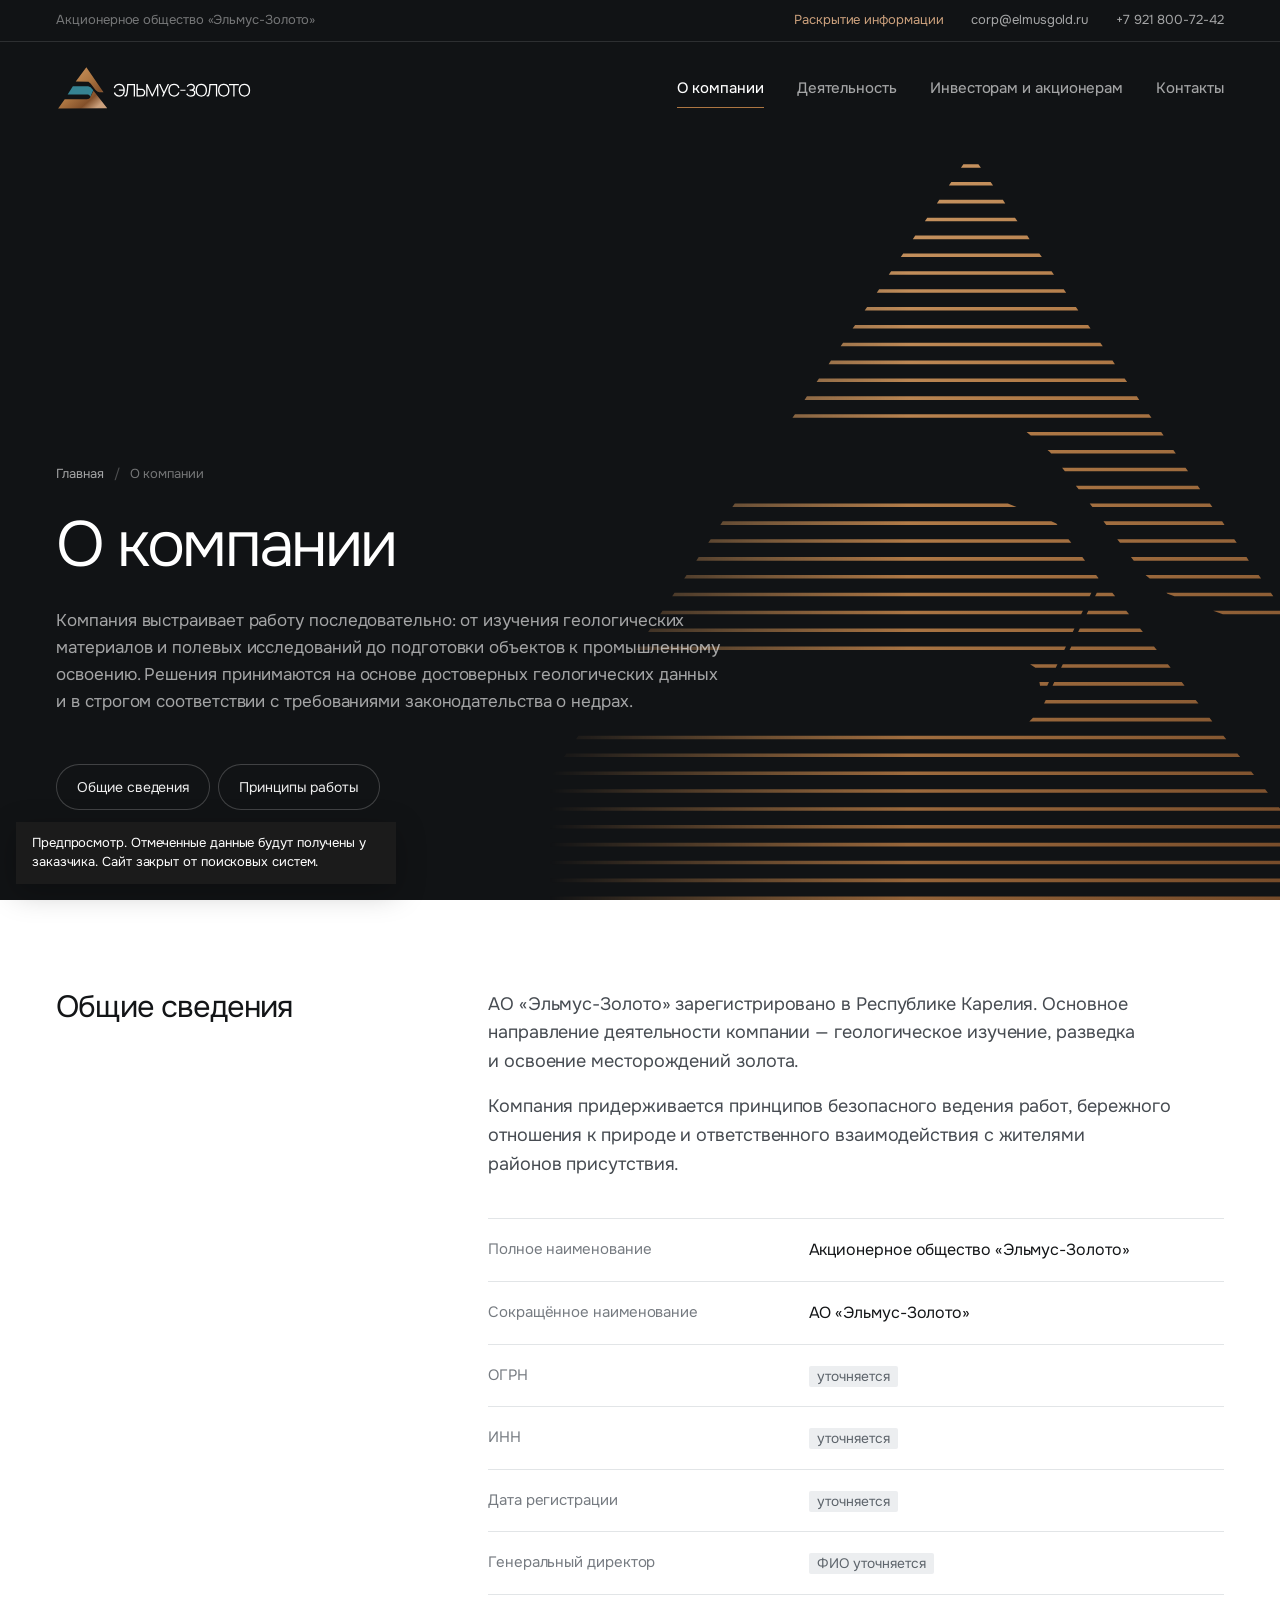
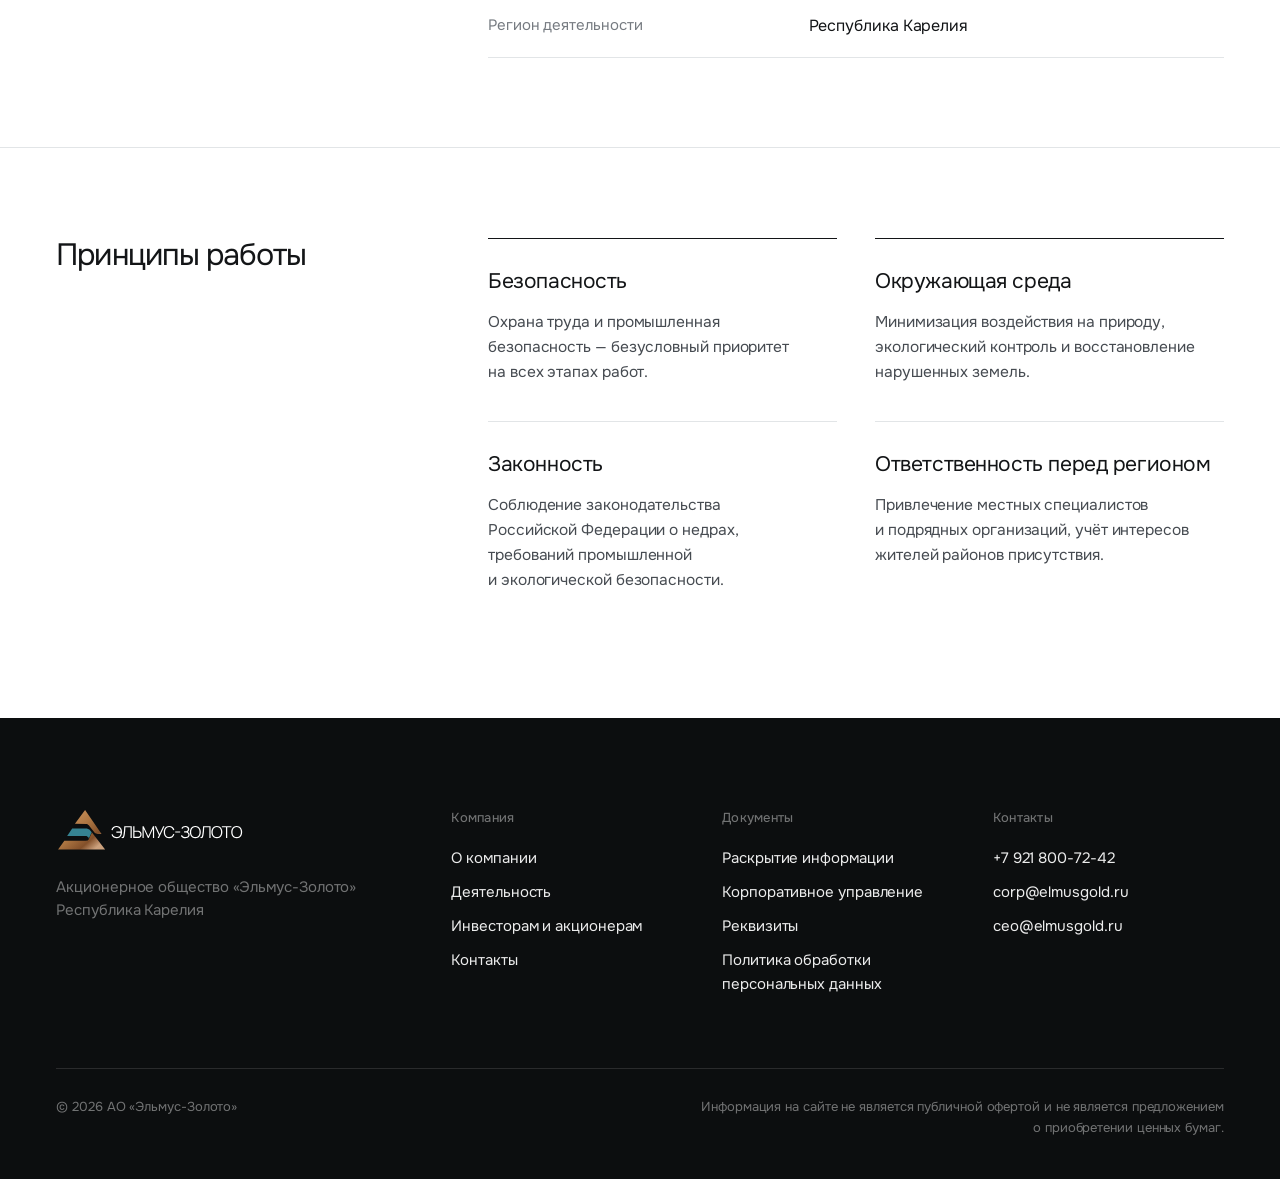
<file: elmusgold.ru/about.html>
<!doctype html>
<html lang="ru">
<head>
<meta charset="utf-8">
<meta name="viewport" content="width=device-width, initial-scale=1">
<title>О компании — АО «Эльмус-Золото»</title>
<meta name="description" content="Общие сведения о АО «Эльмус-Золото»: деятельность, принципы работы.">
<meta name="robots" content="noindex, nofollow">
<link rel="canonical" href="https://elmusgold.ru/about.html">
<meta property="og:type" content="website">
<meta property="og:locale" content="ru_RU">
<meta property="og:site_name" content="АО «Эльмус-Золото»">
<meta property="og:title" content="О компании — АО «Эльмус-Золото»">
<meta property="og:description" content="Общие сведения о АО «Эльмус-Золото»: деятельность, принципы работы.">
<meta property="og:url" content="https://elmusgold.ru/about.html">
<meta property="og:image" content="https://elmusgold.ru/assets/og.png">
<meta name="twitter:card" content="summary_large_image">
<meta name="theme-color" content="#111315">
<link rel="icon" href="favicon.ico" sizes="32x32">
<link rel="icon" href="favicon.svg" type="image/svg+xml">
<link rel="apple-touch-icon" href="assets/apple-touch-icon.png">
<link rel="preload" href="assets/fonts/onest-cyrillic-wght-normal.woff2" as="font" type="font/woff2" crossorigin>
<link rel="stylesheet" href="assets/style.css?v=20261121">
<script>document.documentElement.classList.add('js')</script>
<script src="assets/main.js?v=20261121" defer></script>

</head>
<body class="site-elmus page-about">
<a class="skip" href="#main">Перейти к содержанию</a>
<header class="hd" data-hd>
  <div class="hd-top"><div class="wrap">
    <span class="hd-name">Акционерное общество «Эльмус-Золото»</span>
    <div class="hd-util">
      <a class="hd-ir" href="investors.html#disclosure">Раскрытие информации</a>
      <a href="mailto:corp@elmusgold.ru">corp@elmusgold.ru</a>
      <a href="tel:+79218007242">+7 921 800-72-42</a>
    </div>
  </div></div>
  <div class="hd-main"><div class="wrap">
    <a class="logo" href="index.html" aria-label="АО «Эльмус-Золото», на главную"><img src="assets/logo-on-dark.svg" alt="Эльмус-Золото" width="453" height="107"></a>
    <nav class="nav" id="nav" aria-label="Основное меню"><a href="about.html" aria-current="page">О компании</a><a href="activity.html">Деятельность</a><a href="investors.html">Инвесторам и акционерам</a><a href="contacts.html">Контакты</a>
      <div class="nav-extra"><a href="investors.html#disclosure">Раскрытие информации</a>
        <a href="tel:+79218007242">+7 921 800-72-42</a><a href="mailto:corp@elmusgold.ru">corp@elmusgold.ru</a></div>
    </nav>
    <button class="nav-toggle" type="button" aria-expanded="false" aria-controls="nav"><span>Меню</span><i></i></button>
  </div></div>
</header>
<main id="main">
<section class="ph"><svg class="ph-art" viewBox="4 4 116 97" aria-hidden="true" focusable="false"><defs><linearGradient id="hg-ph-art" x1="10" y1="0" x2="118" y2="104" gradientUnits="userSpaceOnUse"><stop offset="0" stop-color="#e9b985"/><stop offset=".5" stop-color="#b07a47"/><stop offset="1" stop-color="#6e4526"/></linearGradient></defs><path fill="url(#hg-ph-art)" d="M5.30 100.54L118.91 100.54L119.27 101.00L4.99 101.00ZM6.55 98.69L6.86 98.23L117.11 98.23L117.47 98.69ZM8.10 96.38L8.41 95.92L115.31 95.92L115.67 96.38ZM9.66 94.07L9.97 93.61L113.52 93.61L113.88 94.07ZM11.21 91.76L11.53 91.30L111.72 91.30L112.08 91.76ZM12.77 89.45L13.08 88.99L109.92 88.99L110.28 89.45ZM14.33 87.14L14.64 86.68L108.13 86.68L108.49 87.14ZM15.88 84.83L16.19 84.37L106.33 84.37L106.69 84.83ZM17.44 82.52L17.75 82.06L104.54 82.06L104.90 82.52ZM19.00 80.21L19.31 79.75L71.89 79.75L71.89 79.75L102.74 79.75L103.10 80.21ZM77.63 77.90L78.10 77.44L100.94 77.44L101.30 77.90ZM79.54 75.59L79.76 75.13L99.15 75.13L99.51 75.59ZM80.17 72.82L79.95 73.28L79.02 73.28L78.94 72.82ZM80.64 73.28L80.86 72.82L97.35 72.82L97.71 73.28ZM81.27 70.51L81.05 70.97L78.42 70.97L77.73 70.51ZM81.74 70.97L81.96 70.51L95.56 70.51L95.91 70.97ZM27.09 68.20L82.37 68.20L82.15 68.66L74.95 68.66L74.95 68.66L26.78 68.66ZM82.84 68.66L83.06 68.20L93.76 68.20L94.12 68.66ZM28.33 66.35L28.64 65.89L83.47 65.89L83.25 66.35ZM83.94 66.35L84.16 65.89L91.96 65.89L92.32 66.35ZM110.45 63.58L110.76 64.04L102.66 64.04L101.41 63.58ZM29.89 64.04L30.20 63.58L84.56 63.58L84.34 64.04ZM85.04 64.04L85.26 63.58L90.17 63.58L90.53 64.04ZM108.87 61.27L109.19 61.73L96.41 61.73L95.51 61.40L95.36 61.27ZM31.44 61.73L31.75 61.27L85.66 61.27L85.44 61.73ZM86.14 61.73L86.36 61.27L88.37 61.27L88.73 61.73ZM107.29 58.96L107.61 59.42L93.20 59.42L92.66 58.96ZM33.00 59.42L33.31 58.96L86.27 58.96L86.57 59.36L86.54 59.42ZM105.72 56.65L106.03 57.11L91.14 57.11L90.78 56.65ZM34.56 57.11L34.87 56.65L84.49 56.65L84.84 57.11ZM104.14 54.34L104.46 54.80L89.36 54.80L89.00 54.34ZM36.11 54.80L36.42 54.34L82.70 54.34L83.06 54.80ZM102.57 52.03L102.88 52.49L87.58 52.49L87.22 52.03ZM37.67 52.49L37.98 52.03L80.48 52.03L81.12 52.29L81.28 52.49ZM100.99 49.72L101.31 50.18L85.79 50.18L85.44 49.72ZM39.22 50.18L39.54 49.72L74.85 49.72L75.98 50.18ZM99.42 47.41L99.73 47.87L84.01 47.87L83.65 47.41ZM97.84 45.10L98.16 45.56L82.23 45.56L81.87 45.10ZM96.26 42.79L96.58 43.25L80.45 43.25L80.29 43.05L79.98 42.79ZM94.69 40.48L95.00 40.94L77.82 40.94L77.28 40.48ZM47.32 38.17L93.11 38.17L93.43 38.63L75.12 38.63L75.12 38.63L47.00 38.63ZM48.56 36.32L48.87 35.86L91.54 35.86L91.85 36.32ZM50.12 34.01L50.43 33.55L89.96 33.55L90.28 34.01ZM51.67 31.70L51.98 31.24L88.39 31.24L88.70 31.70ZM53.23 29.39L53.54 28.93L86.81 28.93L87.13 29.39ZM54.78 27.08L55.10 26.62L85.24 26.62L85.55 27.08ZM56.34 24.77L56.65 24.31L83.66 24.31L83.97 24.77ZM57.90 22.46L58.21 22.00L82.08 22.00L82.40 22.46ZM59.45 20.15L59.76 19.69L80.51 19.69L80.82 20.15ZM61.01 17.84L61.32 17.38L78.93 17.38L79.25 17.84ZM62.56 15.53L62.88 15.07L77.36 15.07L77.67 15.53ZM64.12 13.22L64.43 12.76L75.78 12.76L76.10 13.22ZM65.68 10.91L65.99 10.45L74.21 10.45L74.52 10.91ZM67.23 8.60L67.54 8.14L72.63 8.14L72.94 8.60ZM68.79 6.29L69.10 5.83L71.05 5.83L71.37 6.29Z"/></svg><div class="wrap"><ol class="crumbs"><li><a href="index.html">Главная</a></li><li aria-current="page">О компании</li></ol><h1>О компании</h1><p class="ph-lead">Компания выстраивает работу последовательно: от изучения геологических материалов и полевых исследований до подготовки объектов к промышленному освоению. Решения принимаются на основе достоверных геологических данных и в строгом соответствии с требованиями законодательства о недрах.</p><nav class="subnav" aria-label="Разделы страницы"><a href="#general">Общие сведения</a><a href="#principles">Принципы работы</a></nav></div></section><section class="block " id="general" aria-labelledby="general-t"><div class="wrap block-grid"><h2 class="block-t" id="general-t">Общие сведения</h2><div class="block-body"><div class="text"><p>АО «Эльмус-Золото» зарегистрировано в Республике Карелия. Основное направление деятельности компании — геологическое изучение, разведка и освоение месторождений золота.</p><p>Компания придерживается принципов безопасного ведения работ, бережного отношения к природе и ответственного взаимодействия с жителями районов присутствия.</p></div><dl class="dl"><div><dt>Полное наименование</dt><dd>Акционерное общество «Эльмус-Золото»</dd></div><div><dt>Сокращённое наименование</dt><dd>АО «Эльмус-Золото»</dd></div><div><dt>ОГРН</dt><dd><mark class="todo" title="Данные будут получены у заказчика">уточняется</mark></dd></div><div><dt>ИНН</dt><dd><mark class="todo" title="Данные будут получены у заказчика">уточняется</mark></dd></div><div><dt>Дата регистрации</dt><dd><mark class="todo" title="Данные будут получены у заказчика">уточняется</mark></dd></div><div><dt>Генеральный директор</dt><dd><mark class="todo" title="Данные будут получены у заказчика">ФИО уточняется</mark></dd></div><div><dt>Регион деятельности</dt><dd>Республика Карелия</dd></div></dl></div></div></section><section class="block " id="principles" aria-labelledby="principles-t"><div class="wrap block-grid"><h2 class="block-t" id="principles-t">Принципы работы</h2><div class="block-body"><ul class="principles"><li><h3>Безопасность</h3><p>Охрана труда и промышленная безопасность — безусловный приоритет на всех этапах работ.</p></li><li><h3>Окружающая среда</h3><p>Минимизация воздействия на природу, экологический контроль и восстановление нарушенных земель.</p></li><li><h3>Законность</h3><p>Соблюдение законодательства Российской Федерации о недрах, требований промышленной и экологической безопасности.</p></li><li><h3>Ответственность перед регионом</h3><p>Привлечение местных специалистов и подрядных организаций, учёт интересов жителей районов присутствия.</p></li></ul></div></div></section>
</main>
<footer class="ft"><div class="wrap">
  <div class="ft-grid">
    <div class="ft-brand"><a class="logo" href="index.html" aria-label="АО «Эльмус-Золото», на главную"><img src="assets/logo-on-dark.svg" alt="Эльмус-Золото" width="453" height="107"></a><p>Акционерное общество «Эльмус-Золото»<br>Республика Карелия</p></div>
    <nav aria-label="Разделы"><h2>Компания</h2><ul><li><a href="about.html">О компании</a></li><li><a href="activity.html">Деятельность</a></li><li><a href="investors.html">Инвесторам и акционерам</a></li><li><a href="contacts.html">Контакты</a></li></ul></nav>
    <nav aria-label="Документы"><h2>Документы</h2><ul><li><a href="investors.html#disclosure">Раскрытие информации</a></li><li><a href="investors.html#governance">Корпоративное управление</a></li><li><a href="contacts.html#requisites">Реквизиты</a></li><li><a href="privacy.html">Политика обработки персональных данных</a></li></ul></nav>
    <div><h2>Контакты</h2><ul><li><a href="tel:+79218007242">+7 921 800-72-42</a></li><li><a href="mailto:corp@elmusgold.ru">corp@elmusgold.ru</a></li><li><a href="mailto:ceo@elmusgold.ru">ceo@elmusgold.ru</a></li></ul></div>
  </div>
  <div class="ft-bottom"><p>© 2026 АО «Эльмус-Золото»</p>
    <p>Информация на сайте не является публичной офертой и не является предложением о приобретении ценных бумаг.</p></div>
</div></footer>
<div class="preview-banner" role="note">Предпросмотр. Отмеченные данные будут получены у заказчика. Сайт закрыт от поисковых систем.</div>
</body>
</html>
</file>
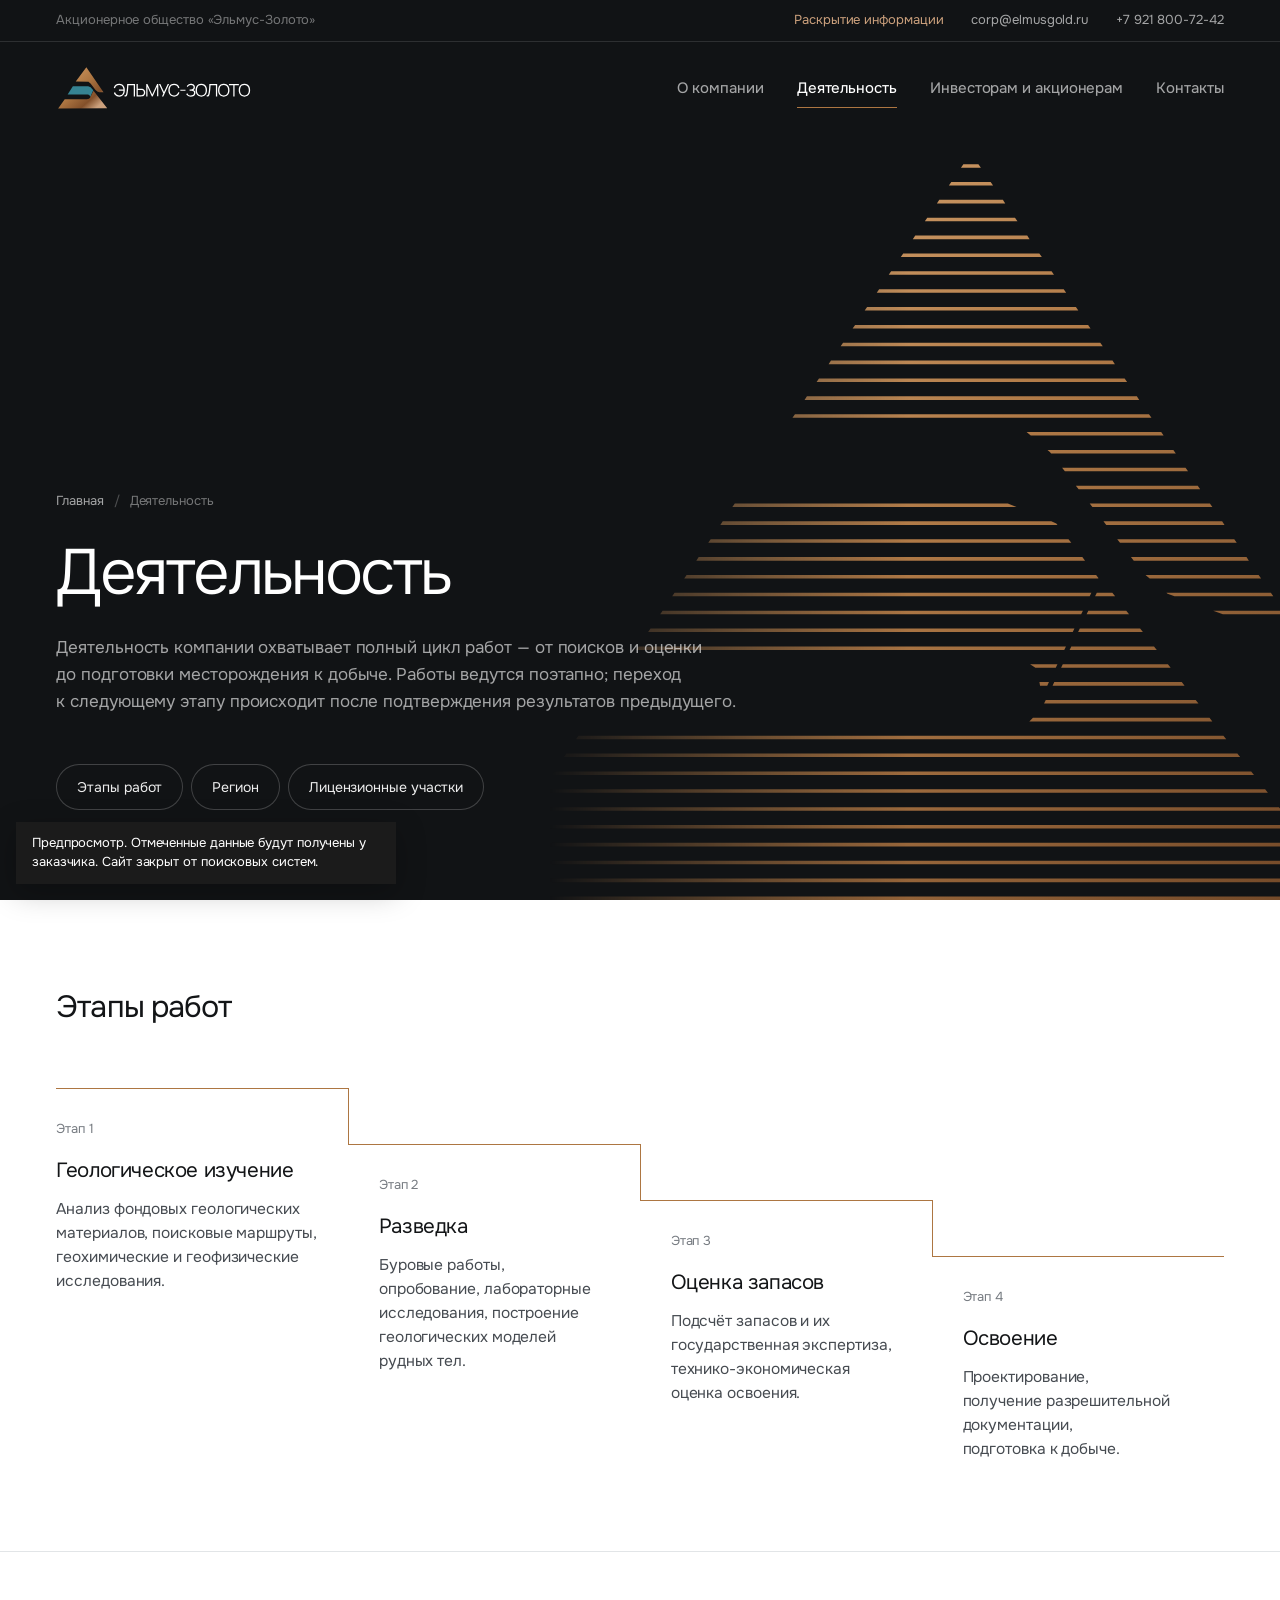
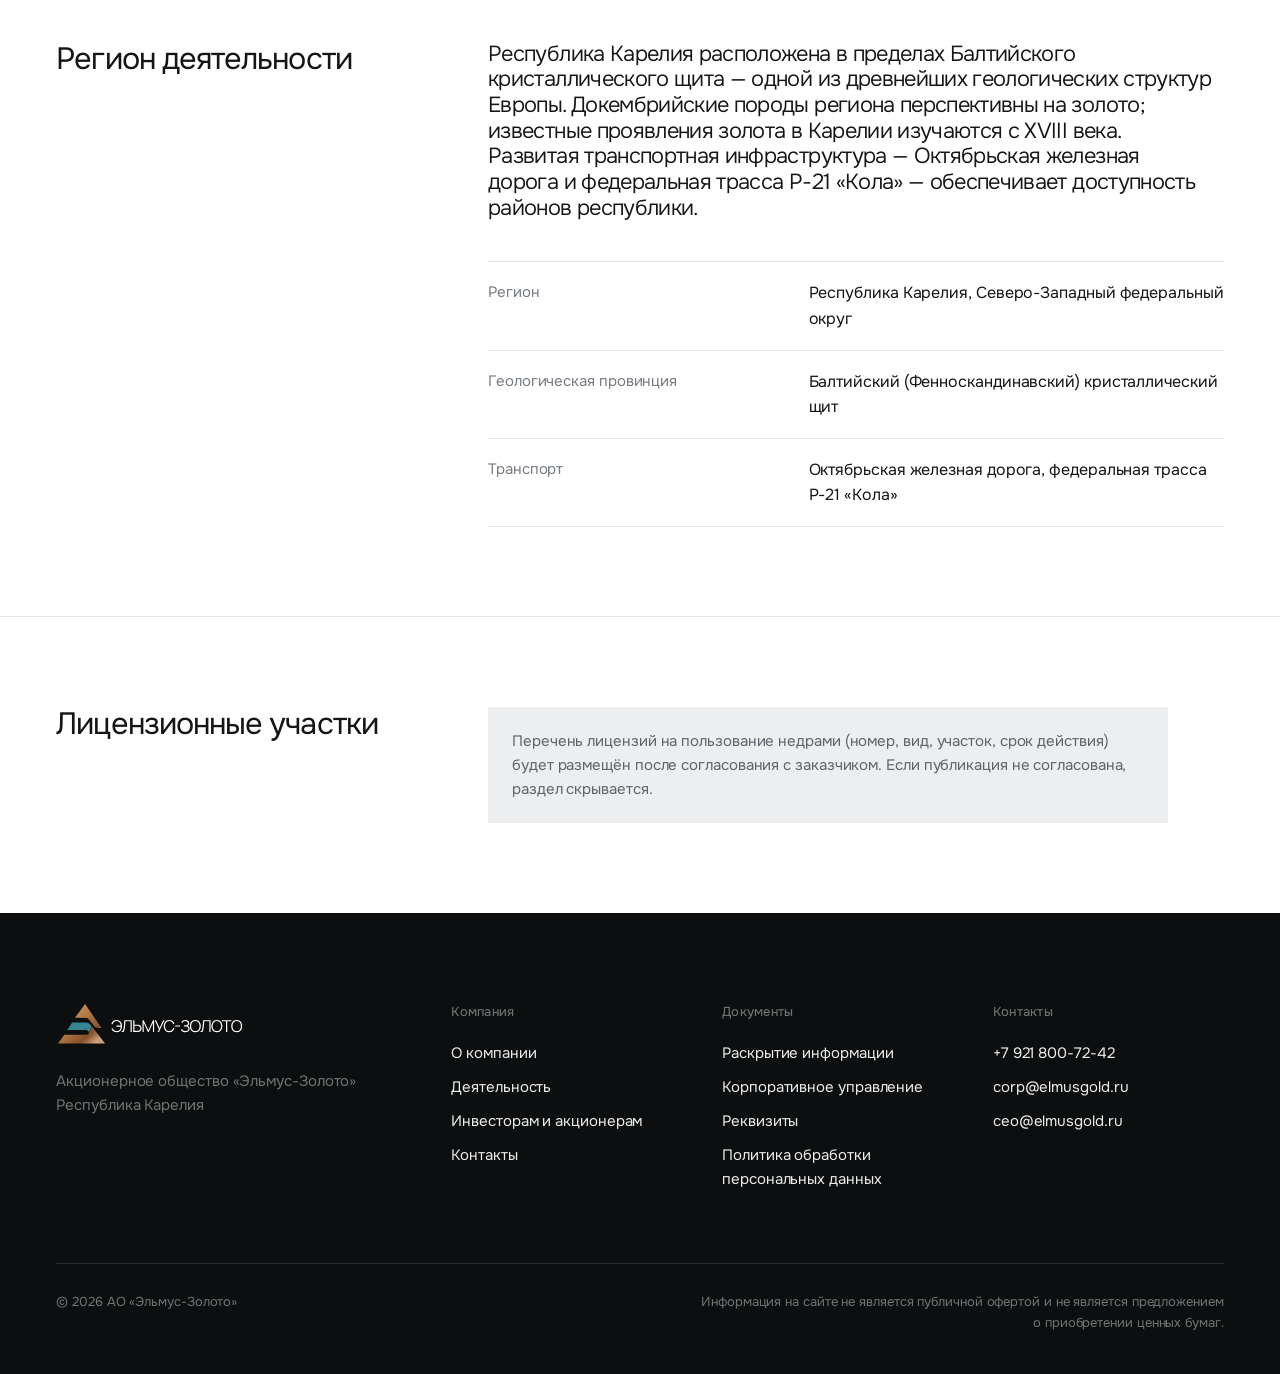
<file: elmusgold.ru/activity.html>
<!doctype html>
<html lang="ru">
<head>
<meta charset="utf-8">
<meta name="viewport" content="width=device-width, initial-scale=1">
<title>Деятельность — АО «Эльмус-Золото»</title>
<meta name="description" content="Направления деятельности АО «Эльмус-Золото»: геологическое изучение, разведка и освоение месторождений золота в Республике Карелия.">
<meta name="robots" content="noindex, nofollow">
<link rel="canonical" href="https://elmusgold.ru/activity.html">
<meta property="og:type" content="website">
<meta property="og:locale" content="ru_RU">
<meta property="og:site_name" content="АО «Эльмус-Золото»">
<meta property="og:title" content="Деятельность — АО «Эльмус-Золото»">
<meta property="og:description" content="Направления деятельности АО «Эльмус-Золото»: геологическое изучение, разведка и освоение месторождений золота в Республике Карелия.">
<meta property="og:url" content="https://elmusgold.ru/activity.html">
<meta property="og:image" content="https://elmusgold.ru/assets/og.png">
<meta name="twitter:card" content="summary_large_image">
<meta name="theme-color" content="#111315">
<link rel="icon" href="favicon.ico" sizes="32x32">
<link rel="icon" href="favicon.svg" type="image/svg+xml">
<link rel="apple-touch-icon" href="assets/apple-touch-icon.png">
<link rel="preload" href="assets/fonts/onest-cyrillic-wght-normal.woff2" as="font" type="font/woff2" crossorigin>
<link rel="stylesheet" href="assets/style.css?v=20261121">
<script>document.documentElement.classList.add('js')</script>
<script src="assets/main.js?v=20261121" defer></script>

</head>
<body class="site-elmus page-activity">
<a class="skip" href="#main">Перейти к содержанию</a>
<header class="hd" data-hd>
  <div class="hd-top"><div class="wrap">
    <span class="hd-name">Акционерное общество «Эльмус-Золото»</span>
    <div class="hd-util">
      <a class="hd-ir" href="investors.html#disclosure">Раскрытие информации</a>
      <a href="mailto:corp@elmusgold.ru">corp@elmusgold.ru</a>
      <a href="tel:+79218007242">+7 921 800-72-42</a>
    </div>
  </div></div>
  <div class="hd-main"><div class="wrap">
    <a class="logo" href="index.html" aria-label="АО «Эльмус-Золото», на главную"><img src="assets/logo-on-dark.svg" alt="Эльмус-Золото" width="453" height="107"></a>
    <nav class="nav" id="nav" aria-label="Основное меню"><a href="about.html">О компании</a><a href="activity.html" aria-current="page">Деятельность</a><a href="investors.html">Инвесторам и акционерам</a><a href="contacts.html">Контакты</a>
      <div class="nav-extra"><a href="investors.html#disclosure">Раскрытие информации</a>
        <a href="tel:+79218007242">+7 921 800-72-42</a><a href="mailto:corp@elmusgold.ru">corp@elmusgold.ru</a></div>
    </nav>
    <button class="nav-toggle" type="button" aria-expanded="false" aria-controls="nav"><span>Меню</span><i></i></button>
  </div></div>
</header>
<main id="main">
<section class="ph"><svg class="ph-art" viewBox="4 4 116 97" aria-hidden="true" focusable="false"><defs><linearGradient id="hg-ph-art" x1="10" y1="0" x2="118" y2="104" gradientUnits="userSpaceOnUse"><stop offset="0" stop-color="#e9b985"/><stop offset=".5" stop-color="#b07a47"/><stop offset="1" stop-color="#6e4526"/></linearGradient></defs><path fill="url(#hg-ph-art)" d="M5.30 100.54L118.91 100.54L119.27 101.00L4.99 101.00ZM6.55 98.69L6.86 98.23L117.11 98.23L117.47 98.69ZM8.10 96.38L8.41 95.92L115.31 95.92L115.67 96.38ZM9.66 94.07L9.97 93.61L113.52 93.61L113.88 94.07ZM11.21 91.76L11.53 91.30L111.72 91.30L112.08 91.76ZM12.77 89.45L13.08 88.99L109.92 88.99L110.28 89.45ZM14.33 87.14L14.64 86.68L108.13 86.68L108.49 87.14ZM15.88 84.83L16.19 84.37L106.33 84.37L106.69 84.83ZM17.44 82.52L17.75 82.06L104.54 82.06L104.90 82.52ZM19.00 80.21L19.31 79.75L71.89 79.75L71.89 79.75L102.74 79.75L103.10 80.21ZM77.63 77.90L78.10 77.44L100.94 77.44L101.30 77.90ZM79.54 75.59L79.76 75.13L99.15 75.13L99.51 75.59ZM80.17 72.82L79.95 73.28L79.02 73.28L78.94 72.82ZM80.64 73.28L80.86 72.82L97.35 72.82L97.71 73.28ZM81.27 70.51L81.05 70.97L78.42 70.97L77.73 70.51ZM81.74 70.97L81.96 70.51L95.56 70.51L95.91 70.97ZM27.09 68.20L82.37 68.20L82.15 68.66L74.95 68.66L74.95 68.66L26.78 68.66ZM82.84 68.66L83.06 68.20L93.76 68.20L94.12 68.66ZM28.33 66.35L28.64 65.89L83.47 65.89L83.25 66.35ZM83.94 66.35L84.16 65.89L91.96 65.89L92.32 66.35ZM110.45 63.58L110.76 64.04L102.66 64.04L101.41 63.58ZM29.89 64.04L30.20 63.58L84.56 63.58L84.34 64.04ZM85.04 64.04L85.26 63.58L90.17 63.58L90.53 64.04ZM108.87 61.27L109.19 61.73L96.41 61.73L95.51 61.40L95.36 61.27ZM31.44 61.73L31.75 61.27L85.66 61.27L85.44 61.73ZM86.14 61.73L86.36 61.27L88.37 61.27L88.73 61.73ZM107.29 58.96L107.61 59.42L93.20 59.42L92.66 58.96ZM33.00 59.42L33.31 58.96L86.27 58.96L86.57 59.36L86.54 59.42ZM105.72 56.65L106.03 57.11L91.14 57.11L90.78 56.65ZM34.56 57.11L34.87 56.65L84.49 56.65L84.84 57.11ZM104.14 54.34L104.46 54.80L89.36 54.80L89.00 54.34ZM36.11 54.80L36.42 54.34L82.70 54.34L83.06 54.80ZM102.57 52.03L102.88 52.49L87.58 52.49L87.22 52.03ZM37.67 52.49L37.98 52.03L80.48 52.03L81.12 52.29L81.28 52.49ZM100.99 49.72L101.31 50.18L85.79 50.18L85.44 49.72ZM39.22 50.18L39.54 49.72L74.85 49.72L75.98 50.18ZM99.42 47.41L99.73 47.87L84.01 47.87L83.65 47.41ZM97.84 45.10L98.16 45.56L82.23 45.56L81.87 45.10ZM96.26 42.79L96.58 43.25L80.45 43.25L80.29 43.05L79.98 42.79ZM94.69 40.48L95.00 40.94L77.82 40.94L77.28 40.48ZM47.32 38.17L93.11 38.17L93.43 38.63L75.12 38.63L75.12 38.63L47.00 38.63ZM48.56 36.32L48.87 35.86L91.54 35.86L91.85 36.32ZM50.12 34.01L50.43 33.55L89.96 33.55L90.28 34.01ZM51.67 31.70L51.98 31.24L88.39 31.24L88.70 31.70ZM53.23 29.39L53.54 28.93L86.81 28.93L87.13 29.39ZM54.78 27.08L55.10 26.62L85.24 26.62L85.55 27.08ZM56.34 24.77L56.65 24.31L83.66 24.31L83.97 24.77ZM57.90 22.46L58.21 22.00L82.08 22.00L82.40 22.46ZM59.45 20.15L59.76 19.69L80.51 19.69L80.82 20.15ZM61.01 17.84L61.32 17.38L78.93 17.38L79.25 17.84ZM62.56 15.53L62.88 15.07L77.36 15.07L77.67 15.53ZM64.12 13.22L64.43 12.76L75.78 12.76L76.10 13.22ZM65.68 10.91L65.99 10.45L74.21 10.45L74.52 10.91ZM67.23 8.60L67.54 8.14L72.63 8.14L72.94 8.60ZM68.79 6.29L69.10 5.83L71.05 5.83L71.37 6.29Z"/></svg><div class="wrap"><ol class="crumbs"><li><a href="index.html">Главная</a></li><li aria-current="page">Деятельность</li></ol><h1>Деятельность</h1><p class="ph-lead">Деятельность компании охватывает полный цикл работ — от поисков и оценки до подготовки месторождения к добыче. Работы ведутся поэтапно; переход к следующему этапу происходит после подтверждения результатов предыдущего.</p><nav class="subnav" aria-label="Разделы страницы"><a href="#stages">Этапы работ</a><a href="#region">Регион</a><a href="#licenses">Лицензионные участки</a></nav></div></section><section class="block block--wide" id="stages" aria-labelledby="stages-t"><div class="wrap block-grid"><h2 class="block-t" id="stages-t">Этапы работ</h2><div class="block-body"><ol class="benches"><li style="--i:0"><span class="num">Этап 1</span><h3>Геологическое изучение</h3><p>Анализ фондовых геологических материалов, поисковые маршруты, геохимические и геофизические исследования.</p></li><li style="--i:1"><span class="num">Этап 2</span><h3>Разведка</h3><p>Буровые работы, опробование, лабораторные исследования, построение геологических моделей рудных тел.</p></li><li style="--i:2"><span class="num">Этап 3</span><h3>Оценка запасов</h3><p>Подсчёт запасов и их государственная экспертиза, технико-экономическая оценка освоения.</p></li><li style="--i:3"><span class="num">Этап 4</span><h3>Освоение</h3><p>Проектирование, получение разрешительной документации, подготовка к добыче.</p></li></ol></div></div></section><section class="block " id="region" aria-labelledby="region-t"><div class="wrap block-grid"><h2 class="block-t" id="region-t">Регион деятельности</h2><div class="block-body"><p class="statement">Республика Карелия расположена в пределах Балтийского кристаллического щита — одной из древнейших геологических структур Европы. Докембрийские породы региона перспективны на золото; известные проявления золота в Карелии изучаются с XVIII века. Развитая транспортная инфраструктура — Октябрьская железная дорога и федеральная трасса Р-21 «Кола» — обеспечивает доступность районов республики.</p><dl class="dl dl--short"><div><dt>Регион</dt><dd>Республика Карелия, Северо-Западный федеральный округ</dd></div><div><dt>Геологическая провинция</dt><dd>Балтийский (Фенноскандинавский) кристаллический щит</dd></div><div><dt>Транспорт</dt><dd>Октябрьская железная дорога, федеральная трасса Р-21 «Кола»</dd></div></dl></div></div></section><section class="block " id="licenses" aria-labelledby="licenses-t"><div class="wrap block-grid"><h2 class="block-t" id="licenses-t">Лицензионные участки</h2><div class="block-body"><p class="todo-block">Перечень лицензий на пользование недрами (номер, вид, участок, срок действия) будет размещён после согласования с заказчиком. Если публикация не согласована, раздел скрывается.</p></div></div></section>
</main>
<footer class="ft"><div class="wrap">
  <div class="ft-grid">
    <div class="ft-brand"><a class="logo" href="index.html" aria-label="АО «Эльмус-Золото», на главную"><img src="assets/logo-on-dark.svg" alt="Эльмус-Золото" width="453" height="107"></a><p>Акционерное общество «Эльмус-Золото»<br>Республика Карелия</p></div>
    <nav aria-label="Разделы"><h2>Компания</h2><ul><li><a href="about.html">О компании</a></li><li><a href="activity.html">Деятельность</a></li><li><a href="investors.html">Инвесторам и акционерам</a></li><li><a href="contacts.html">Контакты</a></li></ul></nav>
    <nav aria-label="Документы"><h2>Документы</h2><ul><li><a href="investors.html#disclosure">Раскрытие информации</a></li><li><a href="investors.html#governance">Корпоративное управление</a></li><li><a href="contacts.html#requisites">Реквизиты</a></li><li><a href="privacy.html">Политика обработки персональных данных</a></li></ul></nav>
    <div><h2>Контакты</h2><ul><li><a href="tel:+79218007242">+7 921 800-72-42</a></li><li><a href="mailto:corp@elmusgold.ru">corp@elmusgold.ru</a></li><li><a href="mailto:ceo@elmusgold.ru">ceo@elmusgold.ru</a></li></ul></div>
  </div>
  <div class="ft-bottom"><p>© 2026 АО «Эльмус-Золото»</p>
    <p>Информация на сайте не является публичной офертой и не является предложением о приобретении ценных бумаг.</p></div>
</div></footer>
<div class="preview-banner" role="note">Предпросмотр. Отмеченные данные будут получены у заказчика. Сайт закрыт от поисковых систем.</div>
</body>
</html>
</file>
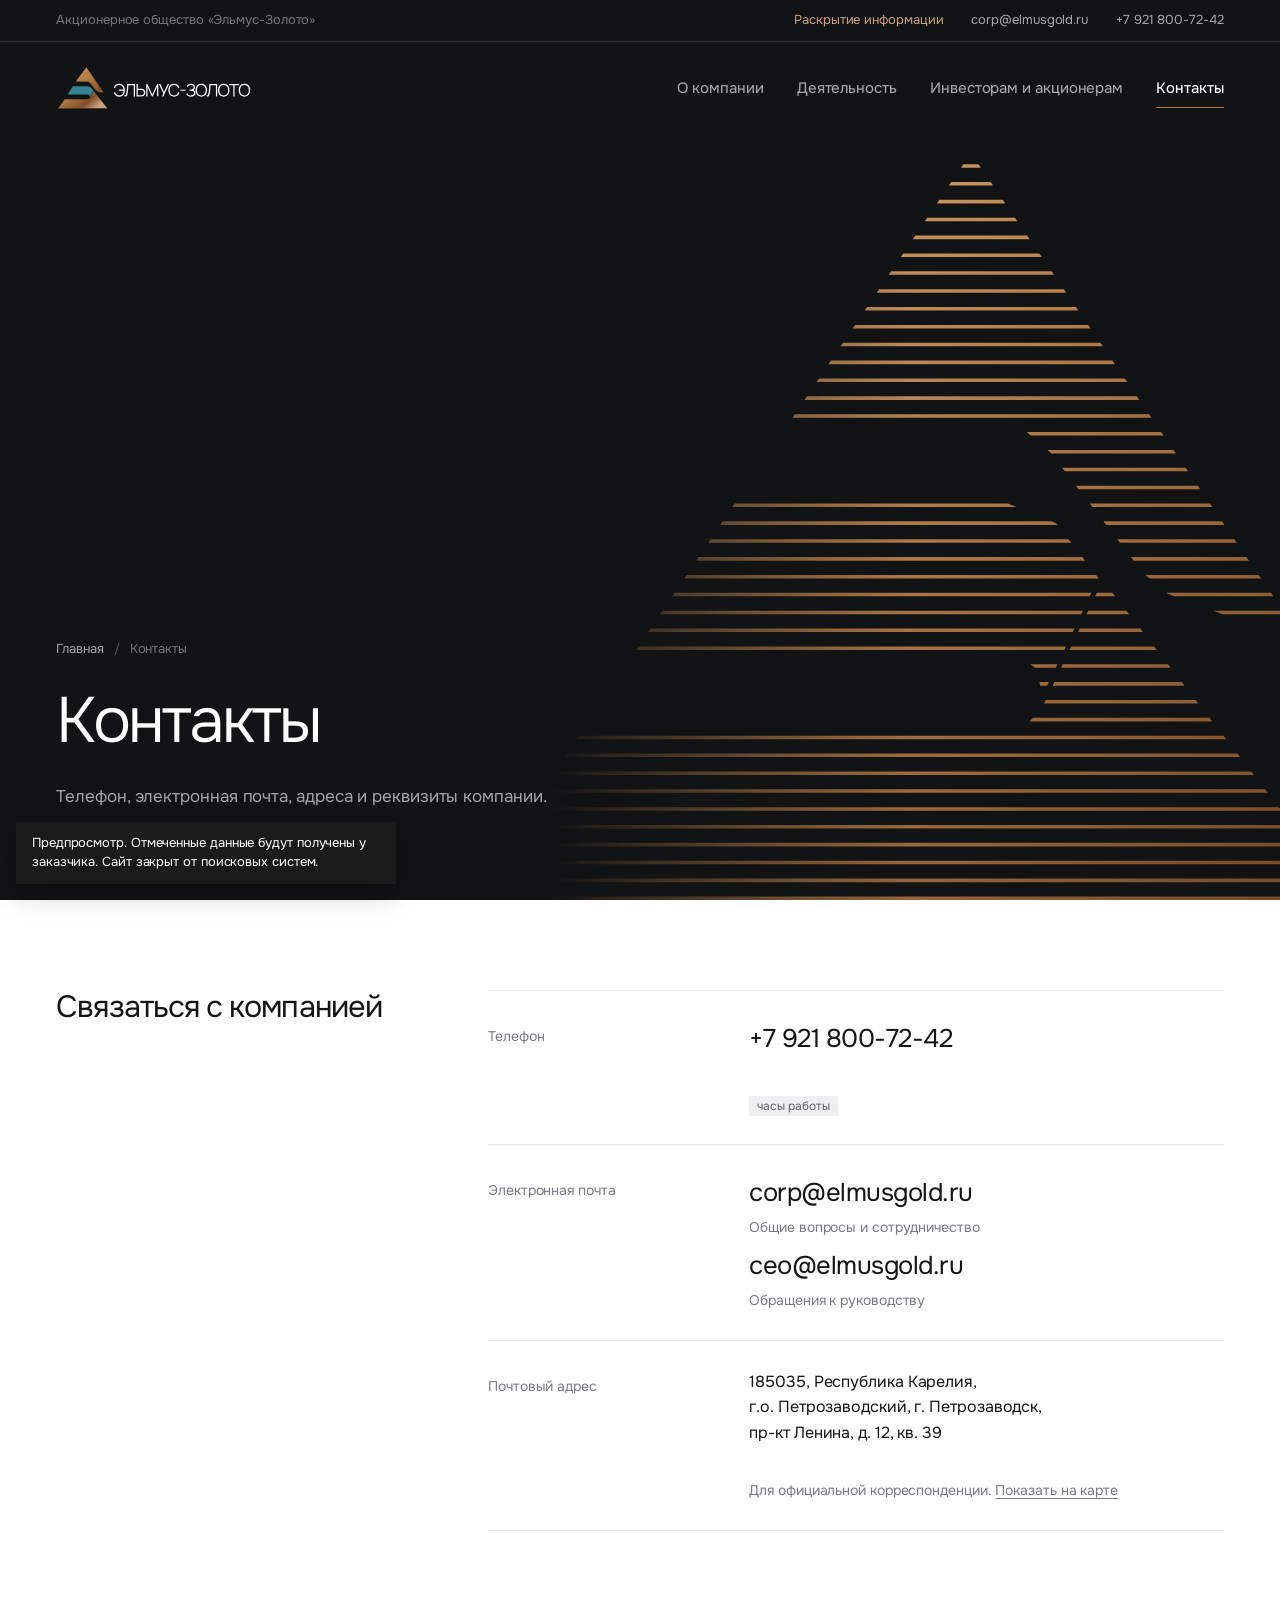
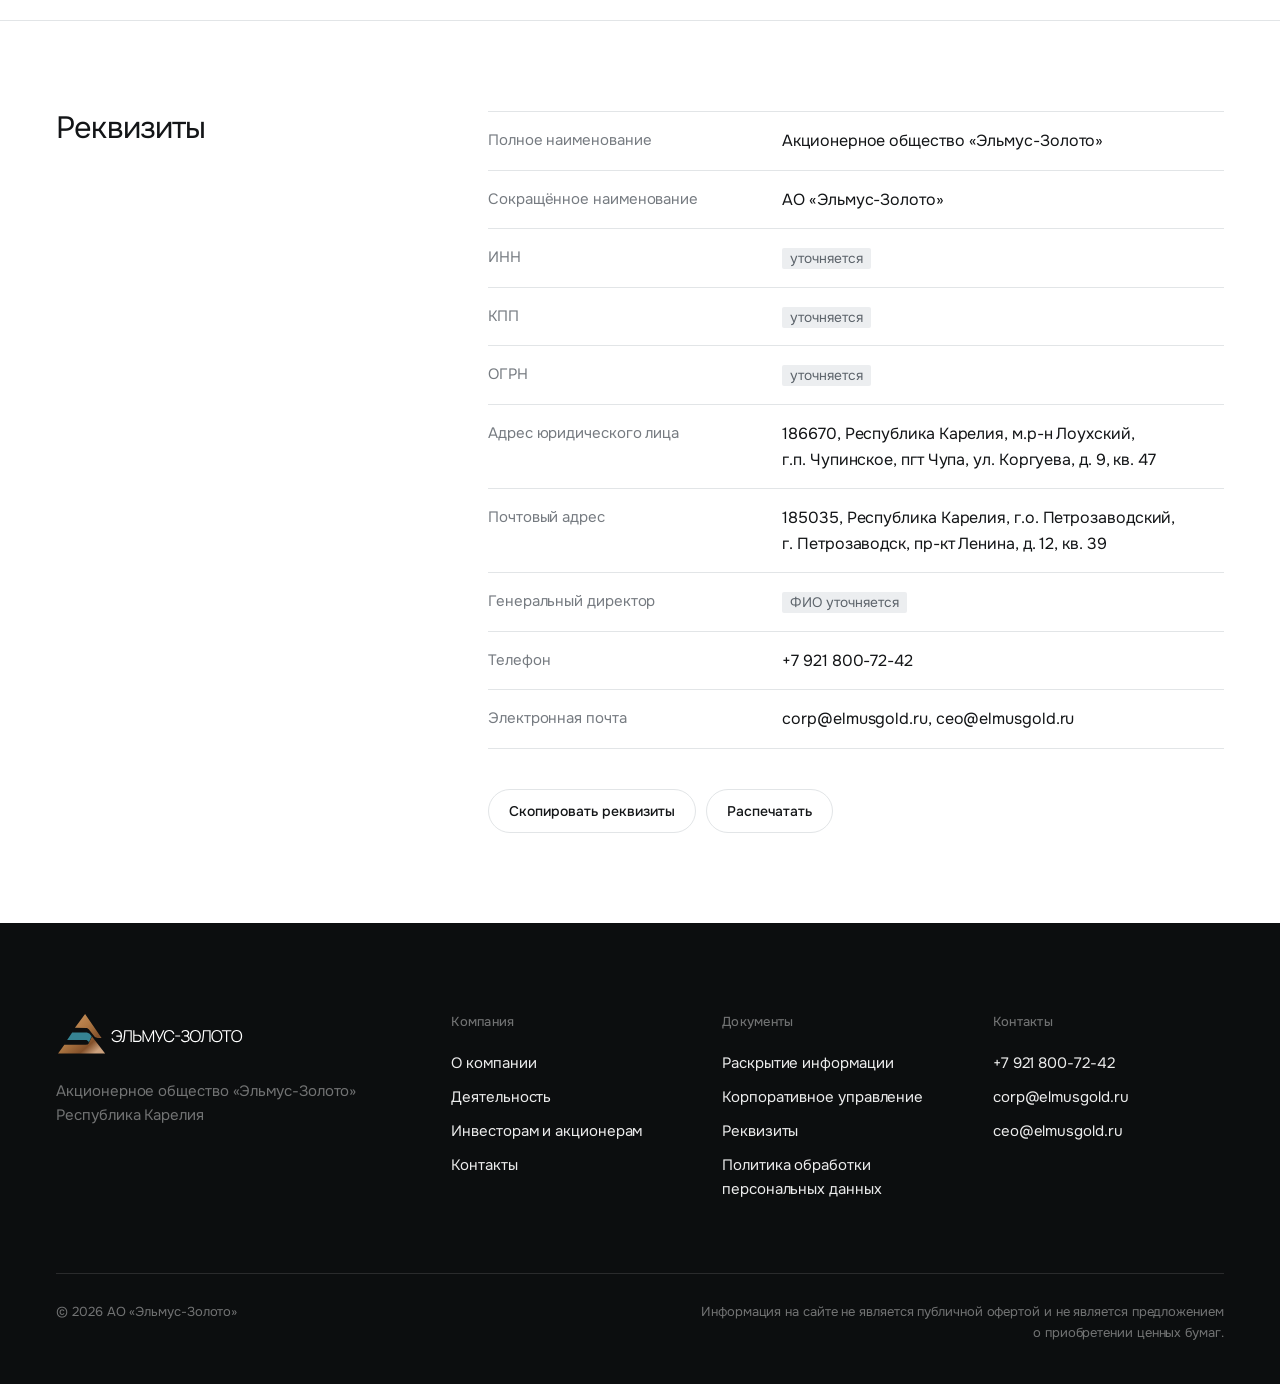
<file: elmusgold.ru/contacts.html>
<!doctype html>
<html lang="ru">
<head>
<meta charset="utf-8">
<meta name="viewport" content="width=device-width, initial-scale=1">
<title>Контакты и реквизиты — АО «Эльмус-Золото»</title>
<meta name="description" content="Контакты АО «Эльмус-Золото»: телефон, электронная почта, адреса и реквизиты.">
<meta name="robots" content="noindex, nofollow">
<link rel="canonical" href="https://elmusgold.ru/contacts.html">
<meta property="og:type" content="website">
<meta property="og:locale" content="ru_RU">
<meta property="og:site_name" content="АО «Эльмус-Золото»">
<meta property="og:title" content="Контакты и реквизиты — АО «Эльмус-Золото»">
<meta property="og:description" content="Контакты АО «Эльмус-Золото»: телефон, электронная почта, адреса и реквизиты.">
<meta property="og:url" content="https://elmusgold.ru/contacts.html">
<meta property="og:image" content="https://elmusgold.ru/assets/og.png">
<meta name="twitter:card" content="summary_large_image">
<meta name="theme-color" content="#111315">
<link rel="icon" href="favicon.ico" sizes="32x32">
<link rel="icon" href="favicon.svg" type="image/svg+xml">
<link rel="apple-touch-icon" href="assets/apple-touch-icon.png">
<link rel="preload" href="assets/fonts/onest-cyrillic-wght-normal.woff2" as="font" type="font/woff2" crossorigin>
<link rel="stylesheet" href="assets/style.css?v=20261121">
<script>document.documentElement.classList.add('js')</script>
<script src="assets/main.js?v=20261121" defer></script>
<script type="application/ld+json">{"@context": "https://schema.org", "@type": "Organization", "name": "АО «Эльмус-Золото»", "legalName": "Акционерное общество «Эльмус-Золото»", "url": "https://elmusgold.ru/", "email": "corp@elmusgold.ru", "telephone": "+79218007242", "address": {"@type": "PostalAddress", "addressCountry": "RU", "addressRegion": "Республика Карелия", "addressLocality": "Петрозаводск", "postalCode": "185035", "streetAddress": "пр-кт Ленина, д. 12, кв. 39"}, "logo": "https://elmusgold.ru/assets/logo-512.png"}</script>
</head>
<body class="site-elmus page-contacts">
<a class="skip" href="#main">Перейти к содержанию</a>
<header class="hd" data-hd>
  <div class="hd-top"><div class="wrap">
    <span class="hd-name">Акционерное общество «Эльмус-Золото»</span>
    <div class="hd-util">
      <a class="hd-ir" href="investors.html#disclosure">Раскрытие информации</a>
      <a href="mailto:corp@elmusgold.ru">corp@elmusgold.ru</a>
      <a href="tel:+79218007242">+7 921 800-72-42</a>
    </div>
  </div></div>
  <div class="hd-main"><div class="wrap">
    <a class="logo" href="index.html" aria-label="АО «Эльмус-Золото», на главную"><img src="assets/logo-on-dark.svg" alt="Эльмус-Золото" width="453" height="107"></a>
    <nav class="nav" id="nav" aria-label="Основное меню"><a href="about.html">О компании</a><a href="activity.html">Деятельность</a><a href="investors.html">Инвесторам и акционерам</a><a href="contacts.html" aria-current="page">Контакты</a>
      <div class="nav-extra"><a href="investors.html#disclosure">Раскрытие информации</a>
        <a href="tel:+79218007242">+7 921 800-72-42</a><a href="mailto:corp@elmusgold.ru">corp@elmusgold.ru</a></div>
    </nav>
    <button class="nav-toggle" type="button" aria-expanded="false" aria-controls="nav"><span>Меню</span><i></i></button>
  </div></div>
</header>
<main id="main">
<section class="ph"><svg class="ph-art" viewBox="4 4 116 97" aria-hidden="true" focusable="false"><defs><linearGradient id="hg-ph-art" x1="10" y1="0" x2="118" y2="104" gradientUnits="userSpaceOnUse"><stop offset="0" stop-color="#e9b985"/><stop offset=".5" stop-color="#b07a47"/><stop offset="1" stop-color="#6e4526"/></linearGradient></defs><path fill="url(#hg-ph-art)" d="M5.30 100.54L118.91 100.54L119.27 101.00L4.99 101.00ZM6.55 98.69L6.86 98.23L117.11 98.23L117.47 98.69ZM8.10 96.38L8.41 95.92L115.31 95.92L115.67 96.38ZM9.66 94.07L9.97 93.61L113.52 93.61L113.88 94.07ZM11.21 91.76L11.53 91.30L111.72 91.30L112.08 91.76ZM12.77 89.45L13.08 88.99L109.92 88.99L110.28 89.45ZM14.33 87.14L14.64 86.68L108.13 86.68L108.49 87.14ZM15.88 84.83L16.19 84.37L106.33 84.37L106.69 84.83ZM17.44 82.52L17.75 82.06L104.54 82.06L104.90 82.52ZM19.00 80.21L19.31 79.75L71.89 79.75L71.89 79.75L102.74 79.75L103.10 80.21ZM77.63 77.90L78.10 77.44L100.94 77.44L101.30 77.90ZM79.54 75.59L79.76 75.13L99.15 75.13L99.51 75.59ZM80.17 72.82L79.95 73.28L79.02 73.28L78.94 72.82ZM80.64 73.28L80.86 72.82L97.35 72.82L97.71 73.28ZM81.27 70.51L81.05 70.97L78.42 70.97L77.73 70.51ZM81.74 70.97L81.96 70.51L95.56 70.51L95.91 70.97ZM27.09 68.20L82.37 68.20L82.15 68.66L74.95 68.66L74.95 68.66L26.78 68.66ZM82.84 68.66L83.06 68.20L93.76 68.20L94.12 68.66ZM28.33 66.35L28.64 65.89L83.47 65.89L83.25 66.35ZM83.94 66.35L84.16 65.89L91.96 65.89L92.32 66.35ZM110.45 63.58L110.76 64.04L102.66 64.04L101.41 63.58ZM29.89 64.04L30.20 63.58L84.56 63.58L84.34 64.04ZM85.04 64.04L85.26 63.58L90.17 63.58L90.53 64.04ZM108.87 61.27L109.19 61.73L96.41 61.73L95.51 61.40L95.36 61.27ZM31.44 61.73L31.75 61.27L85.66 61.27L85.44 61.73ZM86.14 61.73L86.36 61.27L88.37 61.27L88.73 61.73ZM107.29 58.96L107.61 59.42L93.20 59.42L92.66 58.96ZM33.00 59.42L33.31 58.96L86.27 58.96L86.57 59.36L86.54 59.42ZM105.72 56.65L106.03 57.11L91.14 57.11L90.78 56.65ZM34.56 57.11L34.87 56.65L84.49 56.65L84.84 57.11ZM104.14 54.34L104.46 54.80L89.36 54.80L89.00 54.34ZM36.11 54.80L36.42 54.34L82.70 54.34L83.06 54.80ZM102.57 52.03L102.88 52.49L87.58 52.49L87.22 52.03ZM37.67 52.49L37.98 52.03L80.48 52.03L81.12 52.29L81.28 52.49ZM100.99 49.72L101.31 50.18L85.79 50.18L85.44 49.72ZM39.22 50.18L39.54 49.72L74.85 49.72L75.98 50.18ZM99.42 47.41L99.73 47.87L84.01 47.87L83.65 47.41ZM97.84 45.10L98.16 45.56L82.23 45.56L81.87 45.10ZM96.26 42.79L96.58 43.25L80.45 43.25L80.29 43.05L79.98 42.79ZM94.69 40.48L95.00 40.94L77.82 40.94L77.28 40.48ZM47.32 38.17L93.11 38.17L93.43 38.63L75.12 38.63L75.12 38.63L47.00 38.63ZM48.56 36.32L48.87 35.86L91.54 35.86L91.85 36.32ZM50.12 34.01L50.43 33.55L89.96 33.55L90.28 34.01ZM51.67 31.70L51.98 31.24L88.39 31.24L88.70 31.70ZM53.23 29.39L53.54 28.93L86.81 28.93L87.13 29.39ZM54.78 27.08L55.10 26.62L85.24 26.62L85.55 27.08ZM56.34 24.77L56.65 24.31L83.66 24.31L83.97 24.77ZM57.90 22.46L58.21 22.00L82.08 22.00L82.40 22.46ZM59.45 20.15L59.76 19.69L80.51 19.69L80.82 20.15ZM61.01 17.84L61.32 17.38L78.93 17.38L79.25 17.84ZM62.56 15.53L62.88 15.07L77.36 15.07L77.67 15.53ZM64.12 13.22L64.43 12.76L75.78 12.76L76.10 13.22ZM65.68 10.91L65.99 10.45L74.21 10.45L74.52 10.91ZM67.23 8.60L67.54 8.14L72.63 8.14L72.94 8.60ZM68.79 6.29L69.10 5.83L71.05 5.83L71.37 6.29Z"/></svg><div class="wrap"><ol class="crumbs"><li><a href="index.html">Главная</a></li><li aria-current="page">Контакты</li></ol><h1>Контакты</h1><p class="ph-lead">Телефон, электронная почта, адреса и реквизиты компании.</p></div></section><section class="block " id="contacts" aria-labelledby="contacts-t"><div class="wrap block-grid"><h2 class="block-t" id="contacts-t">Связаться с компанией</h2><div class="block-body"><div class="contacts contacts--stack"><div><h3>Телефон</h3><a class="big" href="tel:+79218007242">+7 921 800-72-42</a><p class="muted"><mark class="todo" title="Данные будут получены у заказчика">часы работы</mark></p></div><div><h3>Электронная почта</h3><div class="stack"><div><a class="big" href="mailto:corp@elmusgold.ru">corp@elmusgold.ru</a><p class="muted">Общие вопросы и сотрудничество</p></div><div><a class="big" href="mailto:ceo@elmusgold.ru">ceo@elmusgold.ru</a><p class="muted">Обращения к руководству</p></div></div></div><div><h3>Почтовый адрес</h3><address>185035, Республика Карелия, г.о. Петрозаводский, г. Петрозаводск, <span class="nw">пр-кт</span> Ленина, д. 12, кв. 39</address><p class="muted">Для официальной корреспонденции. <a href="https://yandex.ru/maps/?text=185035%2C%20%D0%A0%D0%B5%D1%81%D0%BF%D1%83%D0%B1%D0%BB%D0%B8%D0%BA%D0%B0%20%D0%9A%D0%B0%D1%80%D0%B5%D0%BB%D0%B8%D1%8F%2C%20%D0%B3.%D0%BE.%20%D0%9F%D0%B5%D1%82%D1%80%D0%BE%D0%B7%D0%B0%D0%B2%D0%BE%D0%B4%D1%81%D0%BA%D0%B8%D0%B9%2C%20%D0%B3.%20%D0%9F%D0%B5%D1%82%D1%80%D0%BE%D0%B7%D0%B0%D0%B2%D0%BE%D0%B4%D1%81%D0%BA%2C%20%D0%BF%D1%80-%D0%BA%D1%82%20%D0%9B%D0%B5%D0%BD%D0%B8%D0%BD%D0%B0%2C%20%D0%B4.%2012%2C%20%D0%BA%D0%B2.%2039" target="_blank" rel="noopener">Показать на карте</a></p></div></div></div></div></section><section class="block " id="requisites" aria-labelledby="requisites-t"><div class="wrap block-grid"><h2 class="block-t" id="requisites-t">Реквизиты</h2><div class="block-body"><table class="req" id="req"><tbody><tr><th scope="row">Полное наименование</th><td>Акционерное общество «Эльмус-Золото»</td></tr><tr><th scope="row">Сокращённое наименование</th><td>АО «Эльмус-Золото»</td></tr><tr><th scope="row">ИНН</th><td><mark class="todo" title="Данные будут получены у заказчика">уточняется</mark></td></tr><tr><th scope="row">КПП</th><td><mark class="todo" title="Данные будут получены у заказчика">уточняется</mark></td></tr><tr><th scope="row">ОГРН</th><td><mark class="todo" title="Данные будут получены у заказчика">уточняется</mark></td></tr><tr><th scope="row">Адрес юридического лица</th><td>186670, Республика Карелия, <span class="nw">м.р-н</span> Лоухский, г.п. Чупинское, пгт Чупа, ул. Коргуева, д. 9, кв. 47</td></tr><tr><th scope="row">Почтовый адрес</th><td>185035, Республика Карелия, г.о. Петрозаводский, г. Петрозаводск, <span class="nw">пр-кт</span> Ленина, д. 12, кв. 39</td></tr><tr><th scope="row">Генеральный директор</th><td><mark class="todo" title="Данные будут получены у заказчика">ФИО уточняется</mark></td></tr><tr><th scope="row">Телефон</th><td>+7 921 800-72-42</td></tr><tr><th scope="row">Электронная почта</th><td>corp@elmusgold.ru, ceo@elmusgold.ru</td></tr></tbody></table><div class="req-actions"><button class="btn btn-line btn-sm" type="button" data-copy="#req">Скопировать реквизиты</button><button class="btn btn-line btn-sm" type="button" data-print>Распечатать</button></div></div></div></section>
</main>
<footer class="ft"><div class="wrap">
  <div class="ft-grid">
    <div class="ft-brand"><a class="logo" href="index.html" aria-label="АО «Эльмус-Золото», на главную"><img src="assets/logo-on-dark.svg" alt="Эльмус-Золото" width="453" height="107"></a><p>Акционерное общество «Эльмус-Золото»<br>Республика Карелия</p></div>
    <nav aria-label="Разделы"><h2>Компания</h2><ul><li><a href="about.html">О компании</a></li><li><a href="activity.html">Деятельность</a></li><li><a href="investors.html">Инвесторам и акционерам</a></li><li><a href="contacts.html">Контакты</a></li></ul></nav>
    <nav aria-label="Документы"><h2>Документы</h2><ul><li><a href="investors.html#disclosure">Раскрытие информации</a></li><li><a href="investors.html#governance">Корпоративное управление</a></li><li><a href="contacts.html#requisites">Реквизиты</a></li><li><a href="privacy.html">Политика обработки персональных данных</a></li></ul></nav>
    <div><h2>Контакты</h2><ul><li><a href="tel:+79218007242">+7 921 800-72-42</a></li><li><a href="mailto:corp@elmusgold.ru">corp@elmusgold.ru</a></li><li><a href="mailto:ceo@elmusgold.ru">ceo@elmusgold.ru</a></li></ul></div>
  </div>
  <div class="ft-bottom"><p>© 2026 АО «Эльмус-Золото»</p>
    <p>Информация на сайте не является публичной офертой и не является предложением о приобретении ценных бумаг.</p></div>
</div></footer>
<div class="preview-banner" role="note">Предпросмотр. Отмеченные данные будут получены у заказчика. Сайт закрыт от поисковых систем.</div>
</body>
</html>
</file>
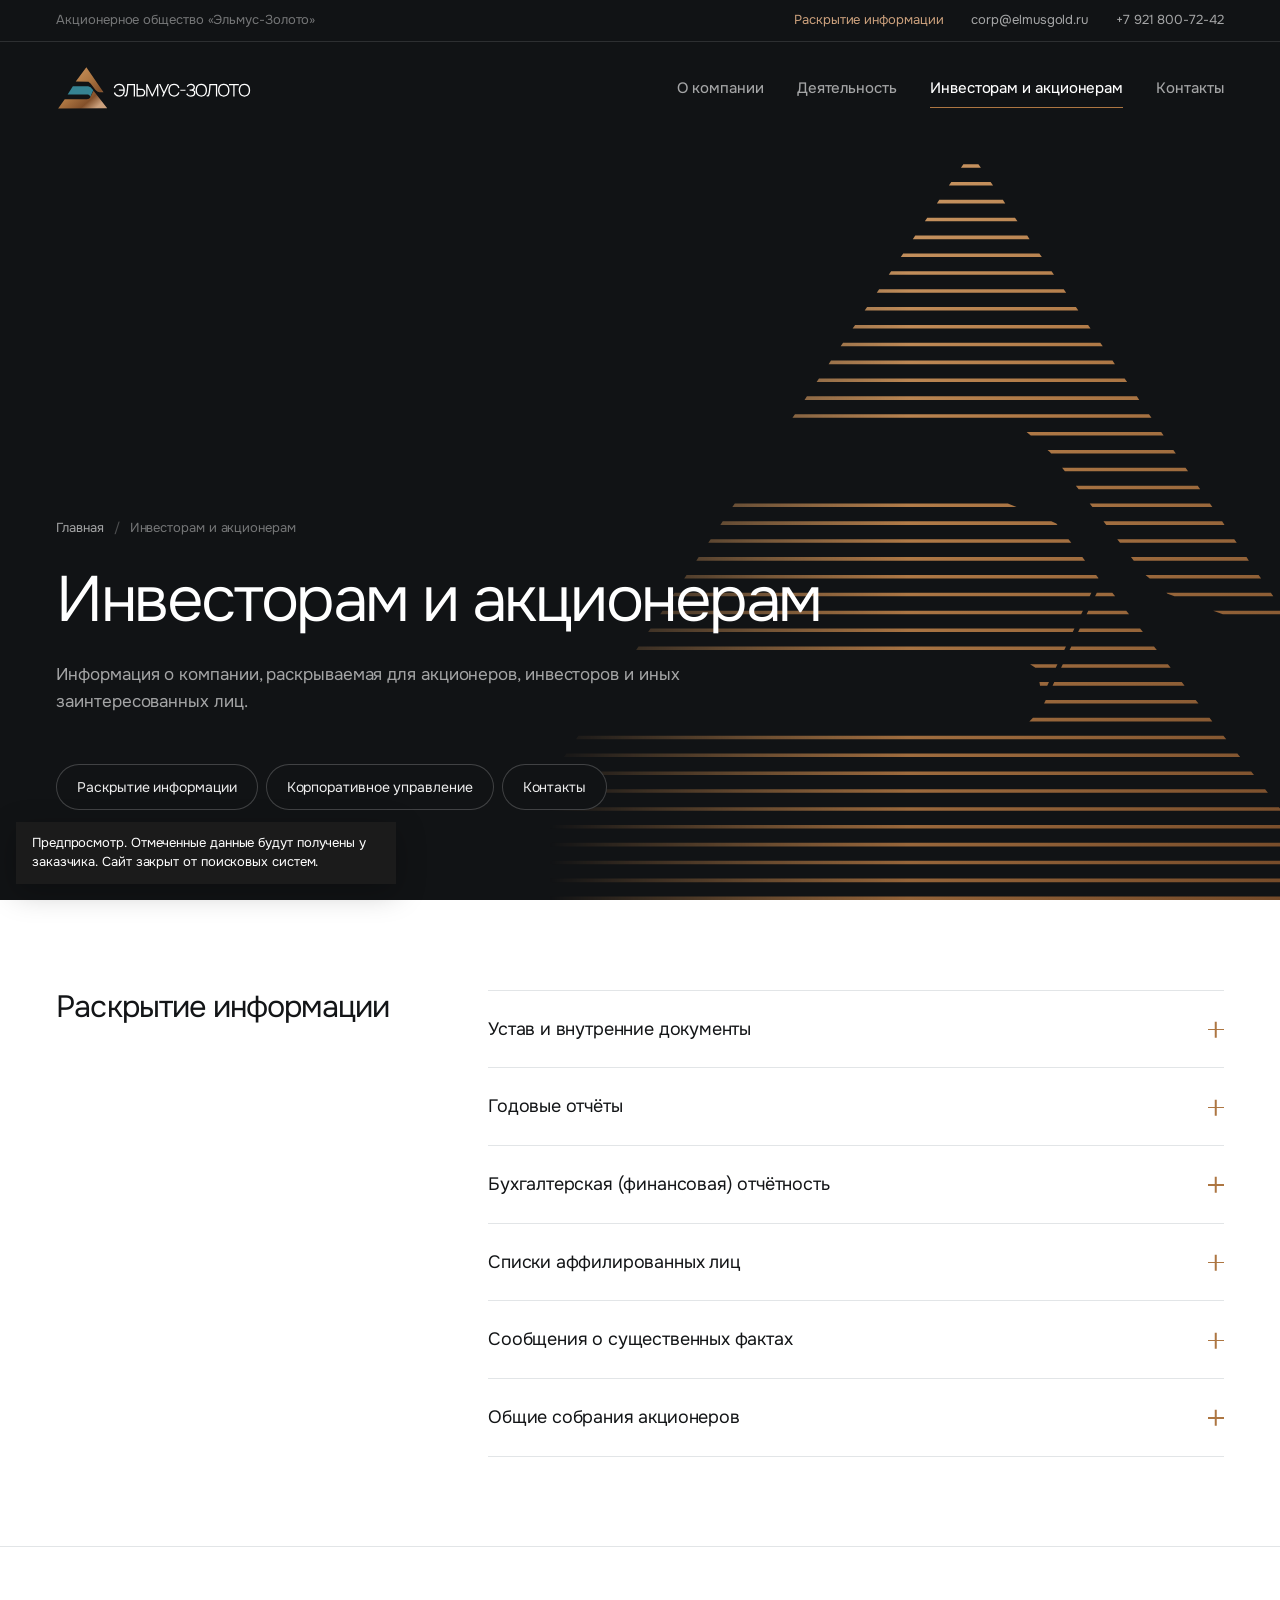
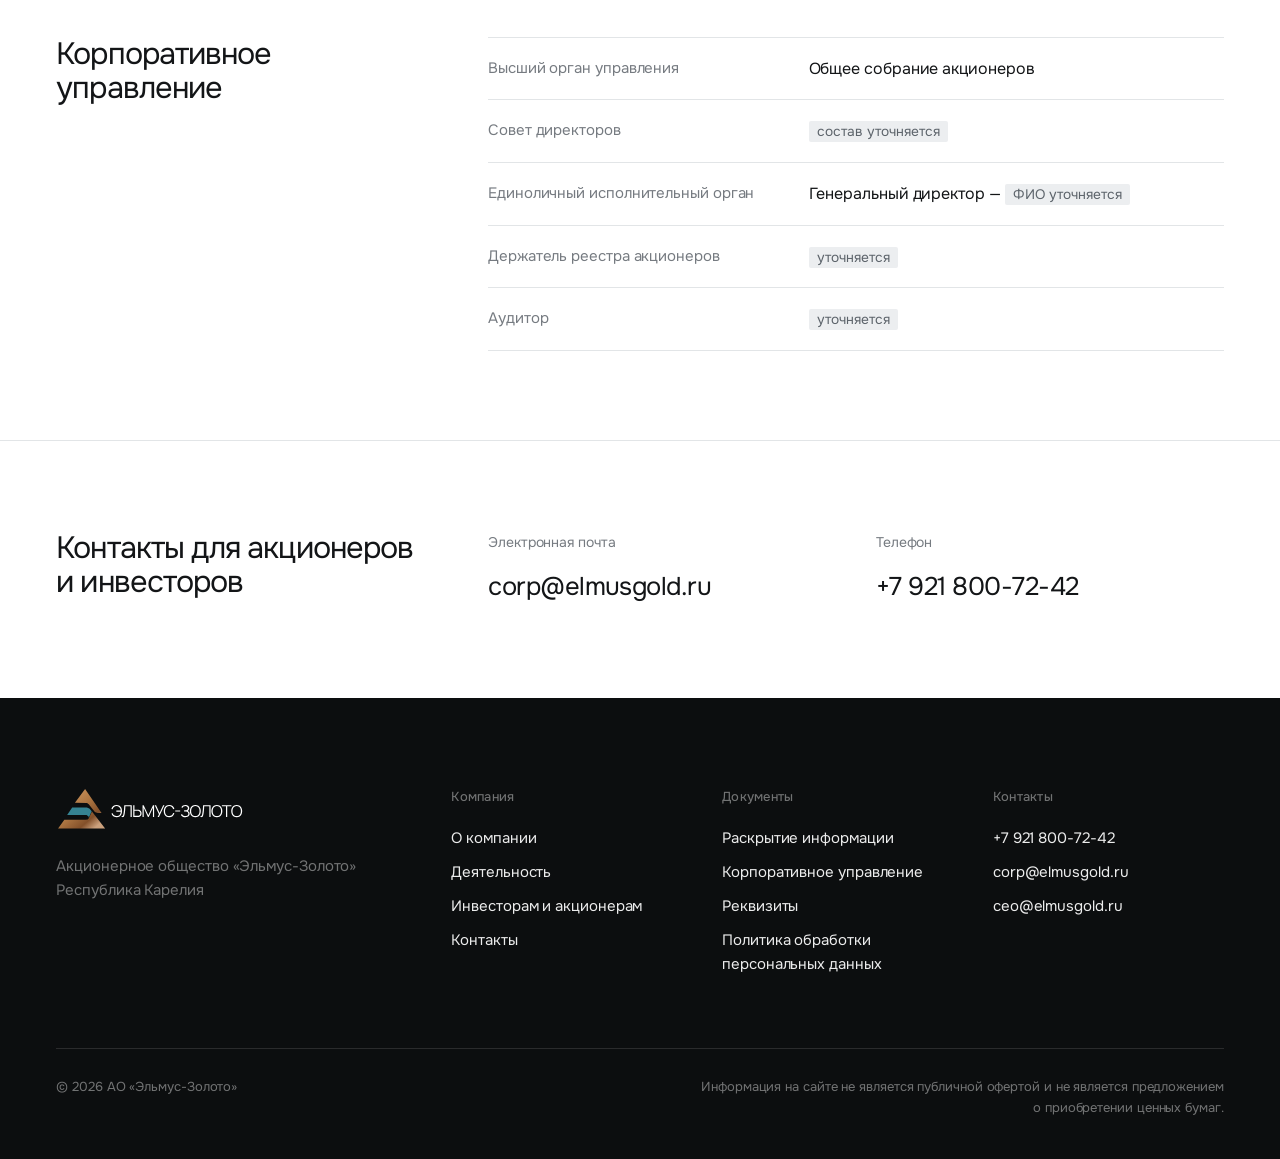
<file: elmusgold.ru/investors.html>
<!doctype html>
<html lang="ru">
<head>
<meta charset="utf-8">
<meta name="viewport" content="width=device-width, initial-scale=1">
<title>Инвесторам и акционерам — АО «Эльмус-Золото»</title>
<meta name="description" content="Раскрытие информации АО «Эльмус-Золото»: устав, отчётность, существенные факты, корпоративное управление.">
<meta name="robots" content="noindex, nofollow">
<link rel="canonical" href="https://elmusgold.ru/investors.html">
<meta property="og:type" content="website">
<meta property="og:locale" content="ru_RU">
<meta property="og:site_name" content="АО «Эльмус-Золото»">
<meta property="og:title" content="Инвесторам и акционерам — АО «Эльмус-Золото»">
<meta property="og:description" content="Раскрытие информации АО «Эльмус-Золото»: устав, отчётность, существенные факты, корпоративное управление.">
<meta property="og:url" content="https://elmusgold.ru/investors.html">
<meta property="og:image" content="https://elmusgold.ru/assets/og.png">
<meta name="twitter:card" content="summary_large_image">
<meta name="theme-color" content="#111315">
<link rel="icon" href="favicon.ico" sizes="32x32">
<link rel="icon" href="favicon.svg" type="image/svg+xml">
<link rel="apple-touch-icon" href="assets/apple-touch-icon.png">
<link rel="preload" href="assets/fonts/onest-cyrillic-wght-normal.woff2" as="font" type="font/woff2" crossorigin>
<link rel="stylesheet" href="assets/style.css?v=20261121">
<script>document.documentElement.classList.add('js')</script>
<script src="assets/main.js?v=20261121" defer></script>

</head>
<body class="site-elmus page-investors">
<a class="skip" href="#main">Перейти к содержанию</a>
<header class="hd" data-hd>
  <div class="hd-top"><div class="wrap">
    <span class="hd-name">Акционерное общество «Эльмус-Золото»</span>
    <div class="hd-util">
      <a class="hd-ir" href="investors.html#disclosure">Раскрытие информации</a>
      <a href="mailto:corp@elmusgold.ru">corp@elmusgold.ru</a>
      <a href="tel:+79218007242">+7 921 800-72-42</a>
    </div>
  </div></div>
  <div class="hd-main"><div class="wrap">
    <a class="logo" href="index.html" aria-label="АО «Эльмус-Золото», на главную"><img src="assets/logo-on-dark.svg" alt="Эльмус-Золото" width="453" height="107"></a>
    <nav class="nav" id="nav" aria-label="Основное меню"><a href="about.html">О компании</a><a href="activity.html">Деятельность</a><a href="investors.html" aria-current="page">Инвесторам и акционерам</a><a href="contacts.html">Контакты</a>
      <div class="nav-extra"><a href="investors.html#disclosure">Раскрытие информации</a>
        <a href="tel:+79218007242">+7 921 800-72-42</a><a href="mailto:corp@elmusgold.ru">corp@elmusgold.ru</a></div>
    </nav>
    <button class="nav-toggle" type="button" aria-expanded="false" aria-controls="nav"><span>Меню</span><i></i></button>
  </div></div>
</header>
<main id="main">
<section class="ph"><svg class="ph-art" viewBox="4 4 116 97" aria-hidden="true" focusable="false"><defs><linearGradient id="hg-ph-art" x1="10" y1="0" x2="118" y2="104" gradientUnits="userSpaceOnUse"><stop offset="0" stop-color="#e9b985"/><stop offset=".5" stop-color="#b07a47"/><stop offset="1" stop-color="#6e4526"/></linearGradient></defs><path fill="url(#hg-ph-art)" d="M5.30 100.54L118.91 100.54L119.27 101.00L4.99 101.00ZM6.55 98.69L6.86 98.23L117.11 98.23L117.47 98.69ZM8.10 96.38L8.41 95.92L115.31 95.92L115.67 96.38ZM9.66 94.07L9.97 93.61L113.52 93.61L113.88 94.07ZM11.21 91.76L11.53 91.30L111.72 91.30L112.08 91.76ZM12.77 89.45L13.08 88.99L109.92 88.99L110.28 89.45ZM14.33 87.14L14.64 86.68L108.13 86.68L108.49 87.14ZM15.88 84.83L16.19 84.37L106.33 84.37L106.69 84.83ZM17.44 82.52L17.75 82.06L104.54 82.06L104.90 82.52ZM19.00 80.21L19.31 79.75L71.89 79.75L71.89 79.75L102.74 79.75L103.10 80.21ZM77.63 77.90L78.10 77.44L100.94 77.44L101.30 77.90ZM79.54 75.59L79.76 75.13L99.15 75.13L99.51 75.59ZM80.17 72.82L79.95 73.28L79.02 73.28L78.94 72.82ZM80.64 73.28L80.86 72.82L97.35 72.82L97.71 73.28ZM81.27 70.51L81.05 70.97L78.42 70.97L77.73 70.51ZM81.74 70.97L81.96 70.51L95.56 70.51L95.91 70.97ZM27.09 68.20L82.37 68.20L82.15 68.66L74.95 68.66L74.95 68.66L26.78 68.66ZM82.84 68.66L83.06 68.20L93.76 68.20L94.12 68.66ZM28.33 66.35L28.64 65.89L83.47 65.89L83.25 66.35ZM83.94 66.35L84.16 65.89L91.96 65.89L92.32 66.35ZM110.45 63.58L110.76 64.04L102.66 64.04L101.41 63.58ZM29.89 64.04L30.20 63.58L84.56 63.58L84.34 64.04ZM85.04 64.04L85.26 63.58L90.17 63.58L90.53 64.04ZM108.87 61.27L109.19 61.73L96.41 61.73L95.51 61.40L95.36 61.27ZM31.44 61.73L31.75 61.27L85.66 61.27L85.44 61.73ZM86.14 61.73L86.36 61.27L88.37 61.27L88.73 61.73ZM107.29 58.96L107.61 59.42L93.20 59.42L92.66 58.96ZM33.00 59.42L33.31 58.96L86.27 58.96L86.57 59.36L86.54 59.42ZM105.72 56.65L106.03 57.11L91.14 57.11L90.78 56.65ZM34.56 57.11L34.87 56.65L84.49 56.65L84.84 57.11ZM104.14 54.34L104.46 54.80L89.36 54.80L89.00 54.34ZM36.11 54.80L36.42 54.34L82.70 54.34L83.06 54.80ZM102.57 52.03L102.88 52.49L87.58 52.49L87.22 52.03ZM37.67 52.49L37.98 52.03L80.48 52.03L81.12 52.29L81.28 52.49ZM100.99 49.72L101.31 50.18L85.79 50.18L85.44 49.72ZM39.22 50.18L39.54 49.72L74.85 49.72L75.98 50.18ZM99.42 47.41L99.73 47.87L84.01 47.87L83.65 47.41ZM97.84 45.10L98.16 45.56L82.23 45.56L81.87 45.10ZM96.26 42.79L96.58 43.25L80.45 43.25L80.29 43.05L79.98 42.79ZM94.69 40.48L95.00 40.94L77.82 40.94L77.28 40.48ZM47.32 38.17L93.11 38.17L93.43 38.63L75.12 38.63L75.12 38.63L47.00 38.63ZM48.56 36.32L48.87 35.86L91.54 35.86L91.85 36.32ZM50.12 34.01L50.43 33.55L89.96 33.55L90.28 34.01ZM51.67 31.70L51.98 31.24L88.39 31.24L88.70 31.70ZM53.23 29.39L53.54 28.93L86.81 28.93L87.13 29.39ZM54.78 27.08L55.10 26.62L85.24 26.62L85.55 27.08ZM56.34 24.77L56.65 24.31L83.66 24.31L83.97 24.77ZM57.90 22.46L58.21 22.00L82.08 22.00L82.40 22.46ZM59.45 20.15L59.76 19.69L80.51 19.69L80.82 20.15ZM61.01 17.84L61.32 17.38L78.93 17.38L79.25 17.84ZM62.56 15.53L62.88 15.07L77.36 15.07L77.67 15.53ZM64.12 13.22L64.43 12.76L75.78 12.76L76.10 13.22ZM65.68 10.91L65.99 10.45L74.21 10.45L74.52 10.91ZM67.23 8.60L67.54 8.14L72.63 8.14L72.94 8.60ZM68.79 6.29L69.10 5.83L71.05 5.83L71.37 6.29Z"/></svg><div class="wrap"><ol class="crumbs"><li><a href="index.html">Главная</a></li><li aria-current="page">Инвесторам и акционерам</li></ol><h1>Инвесторам и акционерам</h1><p class="ph-lead">Информация о компании, раскрываемая для акционеров, инвесторов и иных заинтересованных лиц.</p><nav class="subnav" aria-label="Разделы страницы"><a href="#disclosure">Раскрытие информации</a><a href="#governance">Корпоративное управление</a><a href="#ir-contacts">Контакты</a></nav></div></section><section class="block " id="disclosure" aria-labelledby="disclosure-t"><div class="wrap block-grid"><h2 class="block-t" id="disclosure-t">Раскрытие информации</h2><div class="block-body"><div class="docs"><details id="charter"><summary><span>Устав и внутренние документы</span><i aria-hidden="true"></i></summary><p class="empty">Документы в данном разделе пока не опубликованы.</p></details><details id="reports"><summary><span>Годовые отчёты</span><i aria-hidden="true"></i></summary><p class="empty">Документы в данном разделе пока не опубликованы.</p></details><details id="accounts"><summary><span>Бухгалтерская (финансовая) отчётность</span><i aria-hidden="true"></i></summary><p class="empty">Документы в данном разделе пока не опубликованы.</p></details><details id="affiliates"><summary><span>Списки аффилированных лиц</span><i aria-hidden="true"></i></summary><p class="empty">Документы в данном разделе пока не опубликованы.</p></details><details id="facts"><summary><span>Сообщения о существенных фактах</span><i aria-hidden="true"></i></summary><p class="empty">Документы в данном разделе пока не опубликованы.</p></details><details id="meetings"><summary><span>Общие собрания акционеров</span><i aria-hidden="true"></i></summary><p class="empty">Документы в данном разделе пока не опубликованы.</p></details></div></div></div></section><section class="block " id="governance" aria-labelledby="governance-t"><div class="wrap block-grid"><h2 class="block-t" id="governance-t">Корпоративное управление</h2><div class="block-body"><dl class="dl"><div><dt>Высший орган управления</dt><dd>Общее собрание акционеров</dd></div><div><dt>Совет директоров</dt><dd><mark class="todo" title="Данные будут получены у заказчика">состав уточняется</mark></dd></div><div><dt>Единоличный исполнительный орган</dt><dd>Генеральный директор — <mark class="todo" title="Данные будут получены у заказчика">ФИО уточняется</mark></dd></div><div><dt>Держатель реестра акционеров</dt><dd><mark class="todo" title="Данные будут получены у заказчика">уточняется</mark></dd></div><div><dt>Аудитор</dt><dd><mark class="todo" title="Данные будут получены у заказчика">уточняется</mark></dd></div></dl></div></div></section><section class="block " id="ir-contacts" aria-labelledby="ir-contacts-t"><div class="wrap block-grid"><h2 class="block-t" id="ir-contacts-t">Контакты для акционеров и инвесторов</h2><div class="block-body"><div class="contacts contacts--2"><div><h3>Электронная почта</h3><a class="big" href="mailto:corp@elmusgold.ru">corp@elmusgold.ru</a></div><div><h3>Телефон</h3><a class="big" href="tel:+79218007242">+7 921 800-72-42</a></div></div></div></div></section>
</main>
<footer class="ft"><div class="wrap">
  <div class="ft-grid">
    <div class="ft-brand"><a class="logo" href="index.html" aria-label="АО «Эльмус-Золото», на главную"><img src="assets/logo-on-dark.svg" alt="Эльмус-Золото" width="453" height="107"></a><p>Акционерное общество «Эльмус-Золото»<br>Республика Карелия</p></div>
    <nav aria-label="Разделы"><h2>Компания</h2><ul><li><a href="about.html">О компании</a></li><li><a href="activity.html">Деятельность</a></li><li><a href="investors.html">Инвесторам и акционерам</a></li><li><a href="contacts.html">Контакты</a></li></ul></nav>
    <nav aria-label="Документы"><h2>Документы</h2><ul><li><a href="investors.html#disclosure">Раскрытие информации</a></li><li><a href="investors.html#governance">Корпоративное управление</a></li><li><a href="contacts.html#requisites">Реквизиты</a></li><li><a href="privacy.html">Политика обработки персональных данных</a></li></ul></nav>
    <div><h2>Контакты</h2><ul><li><a href="tel:+79218007242">+7 921 800-72-42</a></li><li><a href="mailto:corp@elmusgold.ru">corp@elmusgold.ru</a></li><li><a href="mailto:ceo@elmusgold.ru">ceo@elmusgold.ru</a></li></ul></div>
  </div>
  <div class="ft-bottom"><p>© 2026 АО «Эльмус-Золото»</p>
    <p>Информация на сайте не является публичной офертой и не является предложением о приобретении ценных бумаг.</p></div>
</div></footer>
<div class="preview-banner" role="note">Предпросмотр. Отмеченные данные будут получены у заказчика. Сайт закрыт от поисковых систем.</div>
</body>
</html>
</file>
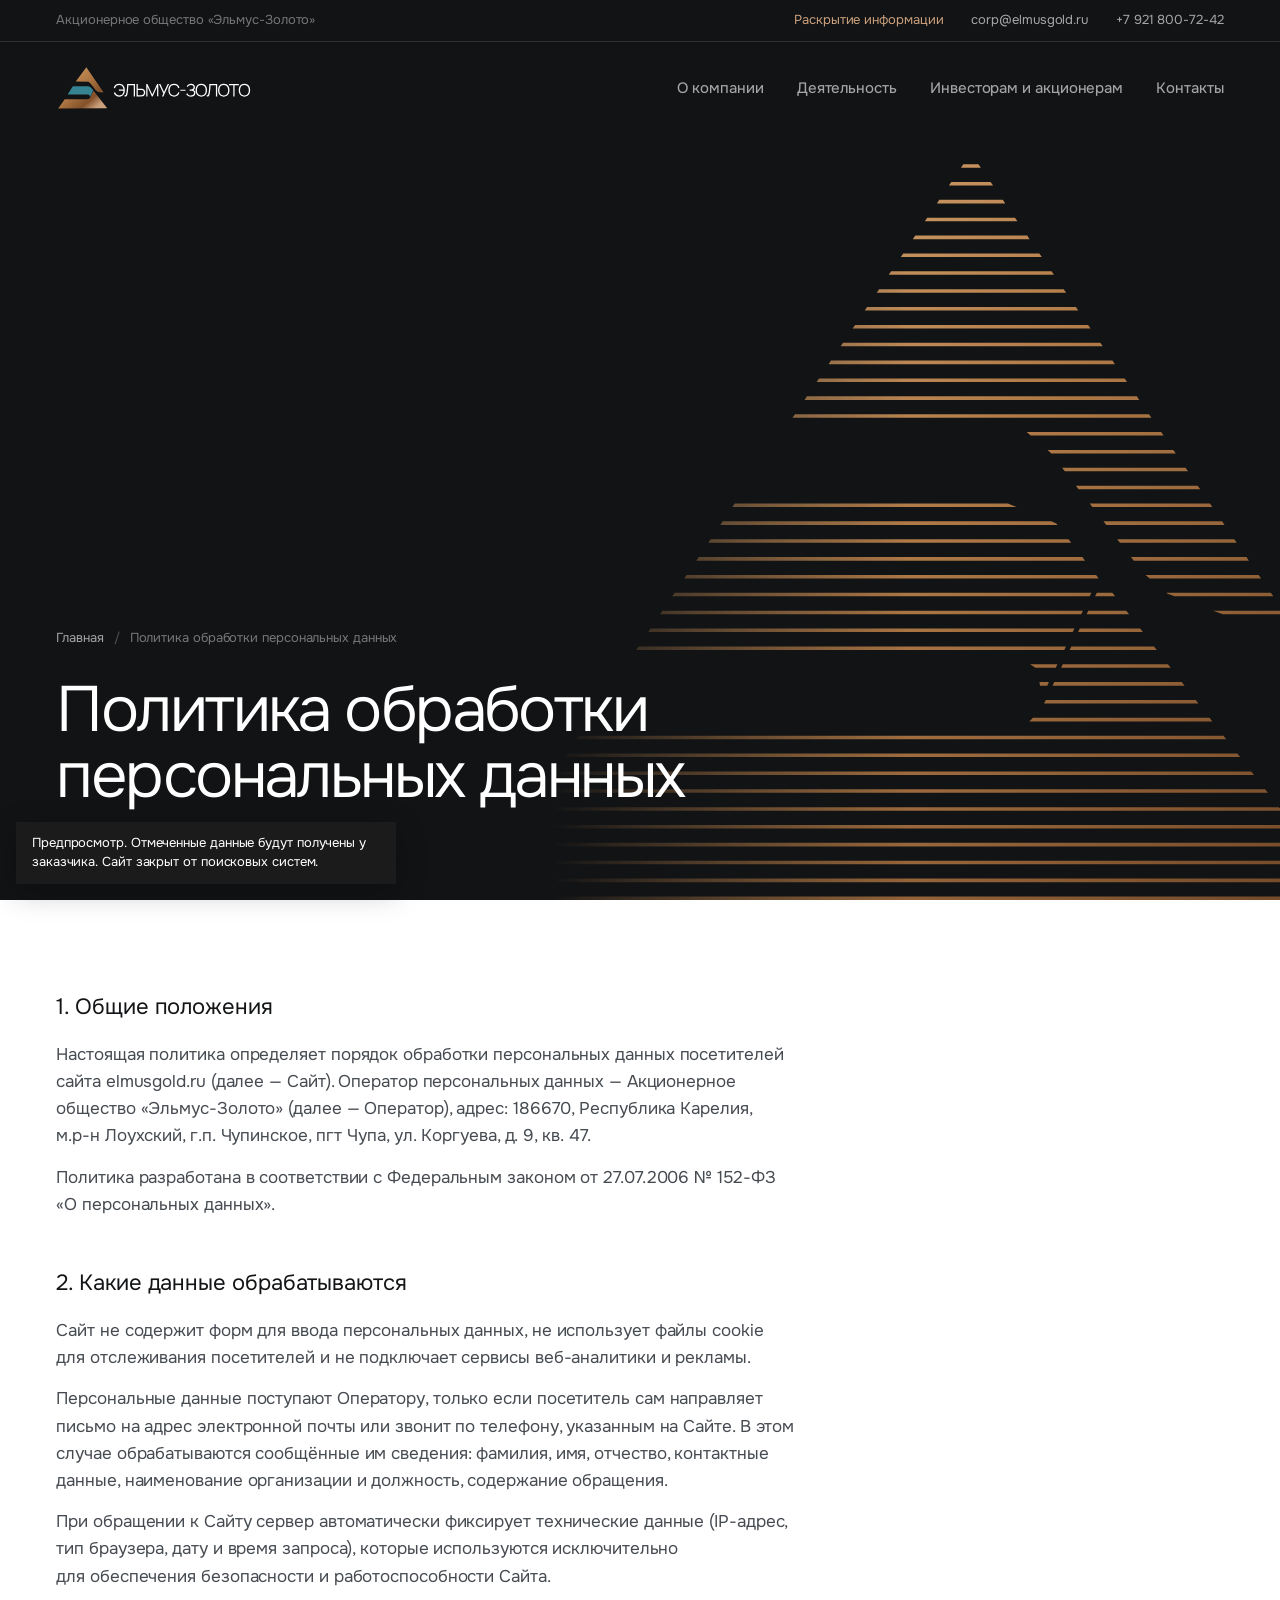
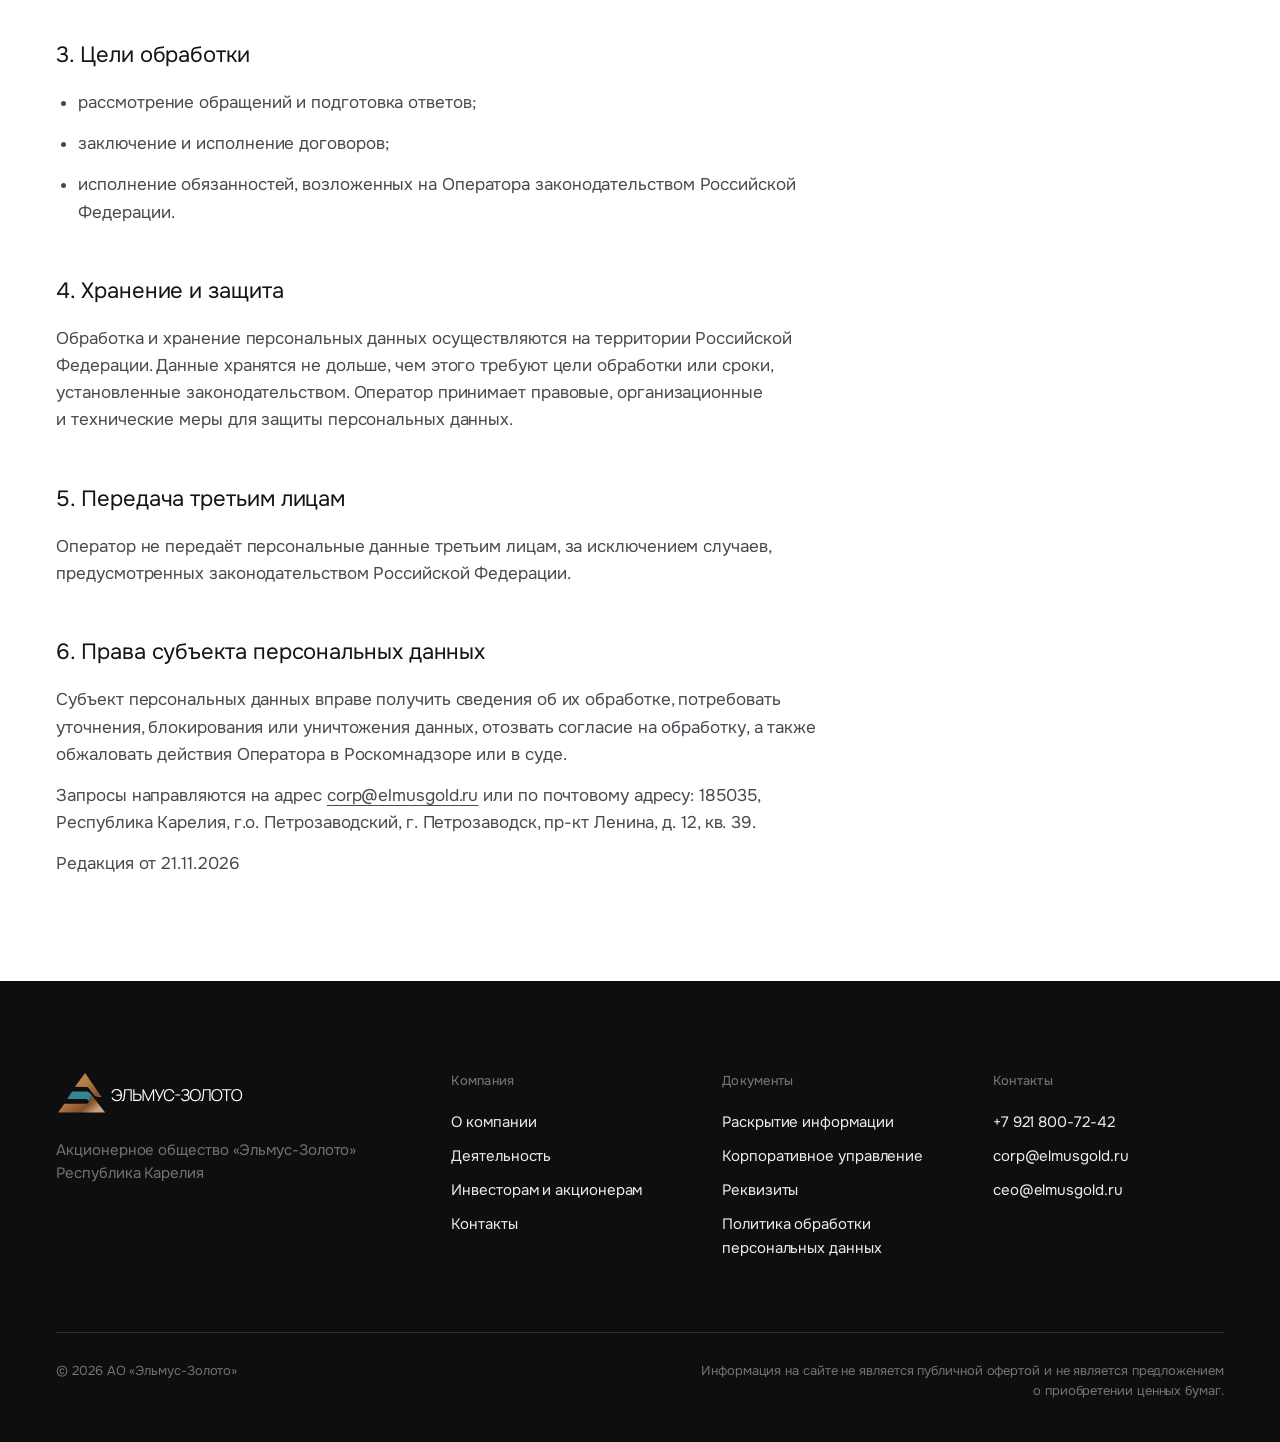
<file: elmusgold.ru/privacy.html>
<!doctype html>
<html lang="ru">
<head>
<meta charset="utf-8">
<meta name="viewport" content="width=device-width, initial-scale=1">
<title>Политика обработки персональных данных — АО «Эльмус-Золото»</title>
<meta name="description" content="Политика обработки персональных данных АО «Эльмус-Золото».">
<meta name="robots" content="noindex, nofollow">
<link rel="canonical" href="https://elmusgold.ru/privacy.html">
<meta property="og:type" content="website">
<meta property="og:locale" content="ru_RU">
<meta property="og:site_name" content="АО «Эльмус-Золото»">
<meta property="og:title" content="Политика обработки персональных данных — АО «Эльмус-Золото»">
<meta property="og:description" content="Политика обработки персональных данных АО «Эльмус-Золото».">
<meta property="og:url" content="https://elmusgold.ru/privacy.html">
<meta property="og:image" content="https://elmusgold.ru/assets/og.png">
<meta name="twitter:card" content="summary_large_image">
<meta name="theme-color" content="#111315">
<link rel="icon" href="favicon.ico" sizes="32x32">
<link rel="icon" href="favicon.svg" type="image/svg+xml">
<link rel="apple-touch-icon" href="assets/apple-touch-icon.png">
<link rel="preload" href="assets/fonts/onest-cyrillic-wght-normal.woff2" as="font" type="font/woff2" crossorigin>
<link rel="stylesheet" href="assets/style.css?v=20261121">
<script>document.documentElement.classList.add('js')</script>
<script src="assets/main.js?v=20261121" defer></script>

</head>
<body class="site-elmus page-privacy">
<a class="skip" href="#main">Перейти к содержанию</a>
<header class="hd" data-hd>
  <div class="hd-top"><div class="wrap">
    <span class="hd-name">Акционерное общество «Эльмус-Золото»</span>
    <div class="hd-util">
      <a class="hd-ir" href="investors.html#disclosure">Раскрытие информации</a>
      <a href="mailto:corp@elmusgold.ru">corp@elmusgold.ru</a>
      <a href="tel:+79218007242">+7 921 800-72-42</a>
    </div>
  </div></div>
  <div class="hd-main"><div class="wrap">
    <a class="logo" href="index.html" aria-label="АО «Эльмус-Золото», на главную"><img src="assets/logo-on-dark.svg" alt="Эльмус-Золото" width="453" height="107"></a>
    <nav class="nav" id="nav" aria-label="Основное меню"><a href="about.html">О компании</a><a href="activity.html">Деятельность</a><a href="investors.html">Инвесторам и акционерам</a><a href="contacts.html">Контакты</a>
      <div class="nav-extra"><a href="investors.html#disclosure">Раскрытие информации</a>
        <a href="tel:+79218007242">+7 921 800-72-42</a><a href="mailto:corp@elmusgold.ru">corp@elmusgold.ru</a></div>
    </nav>
    <button class="nav-toggle" type="button" aria-expanded="false" aria-controls="nav"><span>Меню</span><i></i></button>
  </div></div>
</header>
<main id="main">
<section class="ph"><svg class="ph-art" viewBox="4 4 116 97" aria-hidden="true" focusable="false"><defs><linearGradient id="hg-ph-art" x1="10" y1="0" x2="118" y2="104" gradientUnits="userSpaceOnUse"><stop offset="0" stop-color="#e9b985"/><stop offset=".5" stop-color="#b07a47"/><stop offset="1" stop-color="#6e4526"/></linearGradient></defs><path fill="url(#hg-ph-art)" d="M5.30 100.54L118.91 100.54L119.27 101.00L4.99 101.00ZM6.55 98.69L6.86 98.23L117.11 98.23L117.47 98.69ZM8.10 96.38L8.41 95.92L115.31 95.92L115.67 96.38ZM9.66 94.07L9.97 93.61L113.52 93.61L113.88 94.07ZM11.21 91.76L11.53 91.30L111.72 91.30L112.08 91.76ZM12.77 89.45L13.08 88.99L109.92 88.99L110.28 89.45ZM14.33 87.14L14.64 86.68L108.13 86.68L108.49 87.14ZM15.88 84.83L16.19 84.37L106.33 84.37L106.69 84.83ZM17.44 82.52L17.75 82.06L104.54 82.06L104.90 82.52ZM19.00 80.21L19.31 79.75L71.89 79.75L71.89 79.75L102.74 79.75L103.10 80.21ZM77.63 77.90L78.10 77.44L100.94 77.44L101.30 77.90ZM79.54 75.59L79.76 75.13L99.15 75.13L99.51 75.59ZM80.17 72.82L79.95 73.28L79.02 73.28L78.94 72.82ZM80.64 73.28L80.86 72.82L97.35 72.82L97.71 73.28ZM81.27 70.51L81.05 70.97L78.42 70.97L77.73 70.51ZM81.74 70.97L81.96 70.51L95.56 70.51L95.91 70.97ZM27.09 68.20L82.37 68.20L82.15 68.66L74.95 68.66L74.95 68.66L26.78 68.66ZM82.84 68.66L83.06 68.20L93.76 68.20L94.12 68.66ZM28.33 66.35L28.64 65.89L83.47 65.89L83.25 66.35ZM83.94 66.35L84.16 65.89L91.96 65.89L92.32 66.35ZM110.45 63.58L110.76 64.04L102.66 64.04L101.41 63.58ZM29.89 64.04L30.20 63.58L84.56 63.58L84.34 64.04ZM85.04 64.04L85.26 63.58L90.17 63.58L90.53 64.04ZM108.87 61.27L109.19 61.73L96.41 61.73L95.51 61.40L95.36 61.27ZM31.44 61.73L31.75 61.27L85.66 61.27L85.44 61.73ZM86.14 61.73L86.36 61.27L88.37 61.27L88.73 61.73ZM107.29 58.96L107.61 59.42L93.20 59.42L92.66 58.96ZM33.00 59.42L33.31 58.96L86.27 58.96L86.57 59.36L86.54 59.42ZM105.72 56.65L106.03 57.11L91.14 57.11L90.78 56.65ZM34.56 57.11L34.87 56.65L84.49 56.65L84.84 57.11ZM104.14 54.34L104.46 54.80L89.36 54.80L89.00 54.34ZM36.11 54.80L36.42 54.34L82.70 54.34L83.06 54.80ZM102.57 52.03L102.88 52.49L87.58 52.49L87.22 52.03ZM37.67 52.49L37.98 52.03L80.48 52.03L81.12 52.29L81.28 52.49ZM100.99 49.72L101.31 50.18L85.79 50.18L85.44 49.72ZM39.22 50.18L39.54 49.72L74.85 49.72L75.98 50.18ZM99.42 47.41L99.73 47.87L84.01 47.87L83.65 47.41ZM97.84 45.10L98.16 45.56L82.23 45.56L81.87 45.10ZM96.26 42.79L96.58 43.25L80.45 43.25L80.29 43.05L79.98 42.79ZM94.69 40.48L95.00 40.94L77.82 40.94L77.28 40.48ZM47.32 38.17L93.11 38.17L93.43 38.63L75.12 38.63L75.12 38.63L47.00 38.63ZM48.56 36.32L48.87 35.86L91.54 35.86L91.85 36.32ZM50.12 34.01L50.43 33.55L89.96 33.55L90.28 34.01ZM51.67 31.70L51.98 31.24L88.39 31.24L88.70 31.70ZM53.23 29.39L53.54 28.93L86.81 28.93L87.13 29.39ZM54.78 27.08L55.10 26.62L85.24 26.62L85.55 27.08ZM56.34 24.77L56.65 24.31L83.66 24.31L83.97 24.77ZM57.90 22.46L58.21 22.00L82.08 22.00L82.40 22.46ZM59.45 20.15L59.76 19.69L80.51 19.69L80.82 20.15ZM61.01 17.84L61.32 17.38L78.93 17.38L79.25 17.84ZM62.56 15.53L62.88 15.07L77.36 15.07L77.67 15.53ZM64.12 13.22L64.43 12.76L75.78 12.76L76.10 13.22ZM65.68 10.91L65.99 10.45L74.21 10.45L74.52 10.91ZM67.23 8.60L67.54 8.14L72.63 8.14L72.94 8.60ZM68.79 6.29L69.10 5.83L71.05 5.83L71.37 6.29Z"/></svg><div class="wrap"><ol class="crumbs"><li><a href="index.html">Главная</a></li><li aria-current="page">Политика обработки персональных данных</li></ol><h1>Политика обработки персональных данных</h1></div></section>
<section class="block"><div class="wrap"><div class="prose">
<h2>1. Общие положения</h2>
<p>Настоящая политика определяет порядок обработки персональных данных посетителей сайта elmusgold.ru (далее — Сайт). Оператор персональных данных — Акционерное общество «Эльмус-Золото» (далее — Оператор), адрес: 186670, Республика Карелия, <span class="nw">м.р-н</span> Лоухский, г.п. Чупинское, пгт Чупа, ул. Коргуева, д. 9, кв. 47.</p>
<p>Политика разработана в соответствии с Федеральным законом от 27.07.2006 № 152-ФЗ «О персональных данных».</p>
<h2>2. Какие данные обрабатываются</h2>
<p>Сайт не содержит форм для ввода персональных данных, не использует файлы cookie для отслеживания посетителей и не подключает сервисы веб-аналитики и рекламы.</p>
<p>Персональные данные поступают Оператору, только если посетитель сам направляет письмо на адрес электронной почты или звонит по телефону, указанным на Сайте. В этом случае обрабатываются сообщённые им сведения: фамилия, имя, отчество, контактные данные, наименование организации и должность, содержание обращения.</p>
<p>При обращении к Сайту сервер автоматически фиксирует технические данные (IP-адрес, тип браузера, дату и время запроса), которые используются исключительно для обеспечения безопасности и работоспособности Сайта.</p>
<h2>3. Цели обработки</h2>
<ul><li>рассмотрение обращений и подготовка ответов;</li><li>заключение и исполнение договоров;</li><li>исполнение обязанностей, возложенных на Оператора законодательством Российской Федерации.</li></ul>
<h2>4. Хранение и защита</h2>
<p>Обработка и хранение персональных данных осуществляются на территории Российской Федерации. Данные хранятся не дольше, чем этого требуют цели обработки или сроки, установленные законодательством. Оператор принимает правовые, организационные и технические меры для защиты персональных данных.</p>
<h2>5. Передача третьим лицам</h2>
<p>Оператор не передаёт персональные данные третьим лицам, за исключением случаев, предусмотренных законодательством Российской Федерации.</p>
<h2>6. Права субъекта персональных данных</h2>
<p>Субъект персональных данных вправе получить сведения об их обработке, потребовать уточнения, блокирования или уничтожения данных, отозвать согласие на обработку, а также обжаловать действия Оператора в Роскомнадзоре или в суде.</p>
<p>Запросы направляются на адрес <a href="mailto:corp@elmusgold.ru">corp@elmusgold.ru</a> или по почтовому адресу: 185035, Республика Карелия, г.о. Петрозаводский, г. Петрозаводск, <span class="nw">пр-кт</span> Ленина, д. 12, кв. 39.</p>
<p class="muted">Редакция от 21.11.2026</p>
</div></div></section>
</main>
<footer class="ft"><div class="wrap">
  <div class="ft-grid">
    <div class="ft-brand"><a class="logo" href="index.html" aria-label="АО «Эльмус-Золото», на главную"><img src="assets/logo-on-dark.svg" alt="Эльмус-Золото" width="453" height="107"></a><p>Акционерное общество «Эльмус-Золото»<br>Республика Карелия</p></div>
    <nav aria-label="Разделы"><h2>Компания</h2><ul><li><a href="about.html">О компании</a></li><li><a href="activity.html">Деятельность</a></li><li><a href="investors.html">Инвесторам и акционерам</a></li><li><a href="contacts.html">Контакты</a></li></ul></nav>
    <nav aria-label="Документы"><h2>Документы</h2><ul><li><a href="investors.html#disclosure">Раскрытие информации</a></li><li><a href="investors.html#governance">Корпоративное управление</a></li><li><a href="contacts.html#requisites">Реквизиты</a></li><li><a href="privacy.html">Политика обработки персональных данных</a></li></ul></nav>
    <div><h2>Контакты</h2><ul><li><a href="tel:+79218007242">+7 921 800-72-42</a></li><li><a href="mailto:corp@elmusgold.ru">corp@elmusgold.ru</a></li><li><a href="mailto:ceo@elmusgold.ru">ceo@elmusgold.ru</a></li></ul></div>
  </div>
  <div class="ft-bottom"><p>© 2026 АО «Эльмус-Золото»</p>
    <p>Информация на сайте не является публичной офертой и не является предложением о приобретении ценных бумаг.</p></div>
</div></footer>
<div class="preview-banner" role="note">Предпросмотр. Отмеченные данные будут получены у заказчика. Сайт закрыт от поисковых систем.</div>
</body>
</html>
</file>
<file: alattugold.ru/assets/style.css>
@font-face{font-family:"Source Serif";font-style:normal;font-display:swap;font-weight:200 900;src:url(fonts/source-serif-4-cyrillic-opsz-normal.woff2) format("woff2");unicode-range:U+0301,U+0400-045F,U+0490-0491,U+04B0-04B1,U+2116}
@font-face{font-family:"Source Serif";font-style:normal;font-display:swap;font-weight:200 900;src:url(fonts/source-serif-4-latin-opsz-normal.woff2) format("woff2");unicode-range:U+0000-00FF,U+0131,U+0152-0153,U+02BB-02BC,U+02C6,U+02DA,U+02DC,U+0304,U+0308,U+0329,U+2000-206F,U+20AC,U+2122,U+2191,U+2193,U+2212,U+2215,U+FEFF,U+FFFD}
@font-face{font-family:"Golos";font-style:normal;font-display:swap;font-weight:400 900;src:url(fonts/golos-text-cyrillic-wght-normal.woff2) format("woff2");unicode-range:U+0301,U+0400-045F,U+0490-0491,U+04B0-04B1,U+2116}
@font-face{font-family:"Golos";font-style:normal;font-display:swap;font-weight:400 900;src:url(fonts/golos-text-latin-wght-normal.woff2) format("woff2");unicode-range:U+0000-00FF,U+0131,U+0152-0153,U+02BB-02BC,U+02C6,U+02DA,U+02DC,U+0304,U+0308,U+0329,U+2000-206F,U+20AC,U+2122,U+2191,U+2193,U+2212,U+2215,U+FEFF,U+FFFD}
/* ============================================================
   Общие правила для обоих сайтов.
   Цвета, шрифты и композиция — в assets/elmus.css и assets/alattu.css.
   ============================================================ */
*,*::before,*::after{box-sizing:border-box}
html{-webkit-text-size-adjust:100%;text-size-adjust:100%}
@media (prefers-reduced-motion:no-preference){html{scroll-behavior:smooth}}
body{margin:0;font-family:var(--font);font-size:17px;line-height:1.6;color:var(--ink);background:var(--bg);
  -webkit-font-smoothing:antialiased;-moz-osx-font-smoothing:grayscale;text-rendering:optimizeLegibility;
  font-kerning:normal}
img,svg{display:block;max-width:100%}
h1,h2,h3,p,dl,dd,ol,ul,figure,address{margin:0;padding:0}
h1,h2,h3{font-weight:inherit;text-wrap:balance}
p{text-wrap:pretty}
ol,ul{list-style:none}
address{font-style:normal}
a{color:inherit;text-decoration-thickness:1px;text-underline-offset:.22em}
button{font:inherit;color:inherit}
:focus-visible{outline:2px solid var(--focus);outline-offset:3px}
[id]{scroll-margin-top:var(--anchor-offset,24px)}
.visually-hidden{position:absolute!important;width:1px;height:1px;overflow:hidden;clip:rect(0 0 0 0);white-space:nowrap}
.skip{position:absolute;left:16px;top:-60px;z-index:100;background:#000;color:#fff;padding:10px 16px;text-decoration:none}
.skip:focus{top:12px}
.muted{color:var(--muted)}
.ic{width:20px;height:20px;flex:none}

.wrap{width:100%;max-width:1400px;margin:0 auto;padding:0 clamp(20px,4.4vw,64px)}

/* ---------- шапка: общая механика, внешний вид — в файлах сайтов */
.hd-top .wrap,.hd-main .wrap{display:flex;align-items:center;justify-content:space-between;gap:32px}
.hd-util{display:flex;gap:28px}
.hd-util a{text-decoration:none}
.logo{position:relative;z-index:3;display:block;text-decoration:none;flex:none}
.logo img{width:auto}
.nav{display:flex;align-items:center}
.nav>a{text-decoration:none;white-space:nowrap}
.nav-extra{display:none}
.nav-toggle{display:none;align-items:center;gap:12px;background:none;border:0;padding:8px 0;cursor:pointer;font-size:15px}
.nav-toggle i{position:relative;width:22px;height:10px}
.nav-toggle i::before,.nav-toggle i::after{content:"";position:absolute;left:0;right:0;height:1.5px;background:currentColor;transition:transform .25s}
.nav-toggle i::before{top:0}.nav-toggle i::after{bottom:0}
.menu-open .nav-toggle i::before{transform:translateY(4.25px) rotate(45deg)}
.menu-open .nav-toggle i::after{transform:translateY(-4.25px) rotate(-45deg)}

@media (max-width:1100px){
  .hd-top{display:none}
  .nav-toggle{display:flex;position:relative;z-index:3}
  .nav{position:fixed;inset:0;z-index:2;flex-direction:column;align-items:stretch;justify-content:flex-start;gap:0;
    padding:120px clamp(20px,4.4vw,64px) 40px;overflow-y:auto;visibility:hidden;opacity:0;transition:opacity .25s,visibility .25s}
  .menu-open .nav{visibility:visible;opacity:1}
  .menu-open{overflow:hidden}
  .nav>a{font-size:26px;padding:16px 0;border-bottom:1px solid var(--menu-line)}
  .nav>a::after{display:none!important}
  .nav-extra{display:flex;flex-direction:column;gap:12px;margin-top:36px;font-size:16px}
  .nav-extra a{text-decoration:none}
}

/* ---------- кнопки */
.actions{display:flex;flex-wrap:wrap;gap:12px}
.btn{display:inline-flex;align-items:center;justify-content:center;gap:12px;height:54px;padding:0 28px;font-size:15px;
  font-weight:500;line-height:1;text-decoration:none;white-space:nowrap;cursor:pointer;border:1px solid transparent;background:transparent;
  transition:background-color .2s,color .2s,border-color .2s}
.btn .ic{width:18px;height:18px;transition:transform .2s}
.btn:hover .ic{transform:translateX(3px)}
.btn-sm{height:44px;padding:0 20px;font-size:14px}
.link{display:inline-flex;align-items:center;gap:10px;font-weight:500;text-decoration:none;white-space:nowrap}
.link .ic{transition:transform .2s}
.link:hover .ic{transform:translateX(4px)}

/* ---------- списки-строки со стрелкой (раскрытие информации) */
.rows a{display:flex;align-items:center;justify-content:space-between;gap:24px;text-decoration:none;
  border-bottom:1px solid var(--rows-line)}
.rows a:first-child{border-top:1px solid var(--rows-line)}
.rows a .ic{transition:transform .2s}
.rows a:hover .ic{transform:translateX(4px)}

/* ---------- блоки внутренних страниц */
.block-grid{display:grid;grid-template-columns:minmax(0,4fr) minmax(0,8fr);gap:clamp(32px,5vw,96px)}
.block-body>*+*{margin-top:40px}
@media (max-width:900px){.block-grid{grid-template-columns:1fr;gap:28px}}

/* ---------- определения (ключ — значение) */
.dl>div{display:grid;grid-template-columns:minmax(0,5fr) minmax(0,7fr);gap:24px;padding:18px 0;border-bottom:1px solid var(--line)}
.dl>div:first-child{border-top:1px solid var(--line)}
.dl dt{color:var(--muted);font-size:15px}
.dl dd{font-size:16px}
@media (max-width:600px){.dl>div{grid-template-columns:1fr;gap:4px}}

/* ---------- реквизиты */
.req{width:100%;border-collapse:collapse;font-size:16px}
.req th,.req td{text-align:left;vertical-align:top;padding:16px 0;border-bottom:1px solid var(--line)}
.req tr:first-child th,.req tr:first-child td{border-top:1px solid var(--line)}
.req th{width:40%;padding-right:24px;font-weight:400;color:var(--muted);font-size:15px}
.req-actions{display:flex;flex-wrap:wrap;gap:10px}
@media (max-width:600px){.req th,.req td{display:block;width:auto;border:0;padding:0}
  .req th{padding-top:16px;border-top:1px solid var(--line)!important}.req td{padding:4px 0 16px}}
.table-scroll{overflow-x:auto}
.table{width:100%;border-collapse:collapse;font-size:15px;min-width:640px}
.table th,.table td{text-align:left;padding:14px 16px 14px 0;border-bottom:1px solid var(--line);vertical-align:top}
.table th{font-weight:500;color:var(--muted);font-size:14px}

/* ---------- раскрытие информации: разделы-аккордеоны */
.docs details{border-bottom:1px solid var(--line)}
.docs details:first-child{border-top:1px solid var(--line)}
.docs summary{display:flex;align-items:center;gap:16px;padding:24px 0;cursor:pointer;list-style:none}
.docs summary::-webkit-details-marker{display:none}
.docs summary span{flex:1}
.docs summary small{font-size:13px;color:var(--muted)}
.docs summary i{position:relative;width:16px;height:16px;flex:none}
.docs summary i::before,.docs summary i::after{content:"";position:absolute;left:0;right:0;top:50%;height:1.5px;background:currentColor;transition:transform .25s}
.docs summary i::after{transform:rotate(90deg)}
.docs details[open] summary i::after{transform:rotate(0)}
.docs .empty{padding:0 0 28px;color:var(--muted);font-size:15px}
.doc-list{padding-bottom:16px}
.doc{display:flex;align-items:center;gap:18px;padding:14px 0;border-top:1px solid var(--line)}
.doc>div{flex:1}
.doc a{text-decoration:none}
.doc small{display:block;color:var(--muted);font-size:13px;margin-top:2px}
.doc-ic{font-size:11px;font-weight:600;letter-spacing:.06em;padding:6px 7px;border:1px solid var(--line);color:var(--muted)}
.doc-dl{font-size:14px;font-weight:500}

/* ---------- контакты */
.contacts{display:grid;grid-template-columns:repeat(3,minmax(0,1fr));gap:40px}
.contacts h3{font-size:14px;color:var(--muted);font-weight:400;margin-bottom:14px}
.contacts .big{text-decoration:none;white-space:nowrap}
.contacts .stack{display:flex;flex-direction:column;gap:8px}
.contacts .stack .muted{font-size:14px;margin-top:2px}
.contacts address{font-size:16px;max-width:34ch}
.contacts p.muted{font-size:14px;margin-top:10px}
.contacts--2{grid-template-columns:repeat(2,minmax(0,1fr))}
.contacts--stack{grid-template-columns:1fr;gap:0}
.contacts--stack>div{display:grid;grid-template-columns:minmax(0,4fr) minmax(0,8fr);gap:24px;padding:28px 0;border-bottom:1px solid var(--line)}
.contacts--stack>div:first-child{border-top:1px solid var(--line)}
.contacts--stack h3{margin:6px 0 0}
.contacts--stack>div>*:not(h3){grid-column:2}
@media (max-width:900px){.contacts{grid-template-columns:1fr;gap:32px}.contacts--stack{gap:0}
  .contacts--stack>div{grid-template-columns:1fr;gap:8px}.contacts--stack>div>*:not(h3){grid-column:1}}

/* ---------- текст политики */
.prose{max-width:760px}
.prose h2{font-size:22px;margin:48px 0 16px}
.prose h2:first-child{margin-top:0}
.prose p,.prose li{margin-bottom:14px;color:var(--ink-2)}
.prose ul{list-style:disc;padding-left:22px}

/* ---------- предпросмотр: незаполненные данные */
.todo{background:var(--todo-bg);color:var(--todo-fg);padding:2px 8px;font-size:.86em;white-space:nowrap;
  border-radius:2px;font-weight:400;letter-spacing:0}
.todo-block{padding:22px 24px;background:var(--todo-bg);color:var(--todo-fg);font-size:15px;max-width:68ch}
.menu-open .preview-banner{display:none}
.preview-banner{position:fixed;left:16px;bottom:16px;z-index:60;max-width:380px;padding:12px 16px;font-size:13px;
  line-height:1.45;background:#1b1b1b;color:#fff;box-shadow:0 8px 30px rgba(0,0,0,.25)}

/* ---------- печать */
@media print{
  .hd,.ft,.preview-banner,.subnav,.req-actions,.actions,.art,.ph-art{display:none!important}
  body{background:#fff;color:#000;font-size:11pt}
  .ph{padding:0!important;background:none!important;color:#000!important}
  .ph h1{font-size:22pt!important;color:#000!important}
  .block,.sec{padding:16pt 0!important;background:none!important;color:#000!important}
  a{text-decoration:none}
}
.nw{white-space:nowrap}
.contacts .big--s{font-size:clamp(18px,1.5vw,22px)!important}

/* ============================================================
   АО «Алатту-Золото» — светлая «издательская» стилистика.
   Заголовки Source Serif 4, текст Golos Text. Белый, сосна, латунь — только акцент.
   Графика — пласты, смятые в складку (patterns.py → assets/strata.svg).
   Логотипа пока нет: название набрано шрифтом (класс .wordmark).
   ============================================================ */
:root{
  --font:"Golos",system-ui,-apple-system,"Segoe UI",Roboto,Arial,sans-serif;
  --serif:"Source Serif","Georgia","Times New Roman",serif;
  --ink:#111916; --ink-2:#48514d; --muted:#77807b;
  --bg:#ffffff; --soft:#f2f4f3; --line:#dde2df; --line-2:#c3cbc6;
  --todo-bg:#edf0ee; --todo-fg:#59645e;
  --pine:#1d3a32; --pine-d:#142a24; --pine-x:#0f201b;
  --brass:#9a7a3c; --brass-l:#cdb27a;
  --focus:#9a7a3c; --menu-line:var(--line); --rows-line:var(--line-2);
  --anchor-offset:120px;
}
h1,h2,h3{font-family:var(--serif)}

/* ---------- шапка */
.hd{position:sticky;top:-41px;z-index:50;background:var(--bg);border-bottom:1px solid var(--line)}
.hd-top{height:40px;font-size:13px;color:var(--muted);border-bottom:1px solid var(--line)}
.hd-top .wrap{height:100%}
.hd-util a{color:var(--ink-2);transition:color .2s}
.hd-util a:hover{color:var(--ink)}
.hd-util .hd-ir{color:var(--pine);font-weight:500}
.hd-main .wrap{height:100px}
.wordmark{display:flex;flex-direction:column;gap:7px;line-height:1}
.wordmark b{font-family:var(--serif);font-weight:600;font-size:21px;letter-spacing:.16em;color:var(--ink);
  font-variation-settings:"opsz" 24}
.wordmark small{font-size:10.5px;letter-spacing:.32em;text-transform:uppercase;color:var(--muted);padding-left:1px}
.nav{gap:clamp(22px,2.4vw,40px)}
.nav>a{position:relative;font-size:15px;color:var(--ink-2);padding:8px 0;transition:color .2s}
.nav>a:hover,.nav>a[aria-current]{color:var(--ink)}
.nav>a[aria-current]::after{content:"";position:absolute;left:0;right:0;bottom:0;height:1px;background:var(--brass)}
@media (max-width:1100px){
  .hd-main .wrap{height:80px}
  .nav{background:var(--bg)}
  .hd{top:0}
  .nav>a{font-family:var(--serif);color:var(--ink);font-size:26px}
  .nav-extra a{color:var(--ink-2)}
}

/* ---------- кнопки */
.btn{border-radius:0}
.btn-primary{background:var(--pine);color:#fff}
.btn-primary:hover{background:var(--pine-x)}
.btn-line{border-color:var(--ink);color:var(--ink)}
.btn-line:hover{background:var(--ink);color:#fff}
.btn-ghost{border-color:rgba(255,255,255,.4);color:#fff}
.btn-ghost:hover{background:#fff;color:var(--ink)}
.link{color:var(--pine);border-bottom:1px solid currentColor;padding-bottom:4px}
.link:hover{color:var(--ink)}

/* ---------- первый экран */
/* первый экран (главная и внутренние) — ровно во всю высоту окна под шапкой; узор плавно растворяется книзу */
:root{--hd-h:142px}
.hero{position:relative;overflow:hidden;display:flex;flex-direction:column;min-height:max(600px,calc(100vh - var(--hd-h)));
  min-height:max(600px,calc(100svh - var(--hd-h)));padding:clamp(48px,7vh,112px) 0 clamp(48px,7vh,88px)}
.hero>.wrap{flex:1;display:flex;flex-direction:column}
.hero .hero-row{margin-top:auto}
.art,.ph-art{position:absolute;inset:0;width:100%;height:100%;object-fit:cover;object-position:right center;pointer-events:none;
  -webkit-mask-image:linear-gradient(180deg,#000 55%,transparent 97%);mask-image:linear-gradient(180deg,#000 55%,transparent 97%)}
.hero .wrap,.ph .wrap{position:relative}
.hero h1{font-size:clamp(40px,min(6vw,8.6vh),96px);margin-bottom:clamp(40px,6vh,80px);line-height:1.02;font-weight:400;letter-spacing:-.025em;max-width:11.5ch;
  font-variation-settings:"opsz" 60}
.hero-row{display:grid;grid-template-columns:minmax(0,7fr) minmax(0,5fr);gap:clamp(32px,5vw,88px);align-items:end;
  margin-top:clamp(48px,6vw,88px);padding-top:32px;border-top:1px solid var(--ink)}
.hero-lead{font-size:clamp(17px,1.4vw,20px);line-height:1.6;color:var(--ink-2);max-width:56ch}
.hero .actions{justify-content:flex-end}
.hero .btn-line{background:var(--bg)}
.hero .btn-line:hover{background:var(--ink)}

/* ---------- секции */
.sec{padding:clamp(88px,10vw,144px) 0}
.sec--top{border-top:1px solid var(--line);padding-top:clamp(72px,8vw,120px)}
.sec--pine{background:var(--pine);color:#fff;--rows-line:rgba(255,255,255,.18)}
.sec--pine .sec-lead{color:rgba(255,255,255,.66);margin-top:24px;max-width:36ch}
.sec h2{font-size:clamp(34px,3.6vw,56px);line-height:1.06;font-weight:400;letter-spacing:-.02em;font-variation-settings:"opsz" 48}
.split{display:grid;grid-template-columns:minmax(0,4fr) minmax(0,8fr);gap:clamp(32px,5vw,96px)}
.statement{font-family:var(--serif);font-size:clamp(23px,2.2vw,32px);line-height:1.34;letter-spacing:-.01em;color:var(--ink);
  font-variation-settings:"opsz" 32}
.cols2{display:grid;grid-template-columns:1fr 1fr;gap:32px;margin:40px 0 44px;color:var(--ink-2);font-size:16px}
.sec-lead{font-size:18px;color:var(--ink-2);max-width:58ch;margin-top:8px}
.after{margin-top:48px}

/* этапы — оглавление */
.stages{margin-top:clamp(48px,5vw,72px);border-top:1px solid var(--ink)}
.stages li{display:grid;grid-template-columns:minmax(0,4fr) minmax(0,8fr);gap:clamp(32px,5vw,96px);
  align-items:baseline;padding:34px 0;border-bottom:1px solid var(--line)}
.stages h3{font-size:clamp(23px,2vw,30px);font-weight:400;line-height:1.2;letter-spacing:-.01em}
.stages p{color:var(--ink-2);font-size:16px;max-width:60ch}

/* раскрытие информации */
.rows a{padding:24px 0;font-family:var(--serif);font-size:clamp(19px,1.6vw,24px);letter-spacing:-.005em;transition:color .2s}
.rows a:hover{color:var(--pine)}
.rows .ic{color:var(--brass)}
.sec--pine .rows a:hover{color:var(--brass-l)}
.sec--pine .rows .ic{color:var(--brass-l)}

/* контакты */
.contacts{grid-template-columns:repeat(2,minmax(0,1fr));row-gap:48px}
.contacts>div:last-child{grid-column:1/-1}
.contacts .big{font-family:var(--serif);font-size:clamp(23px,2.1vw,32px);letter-spacing:-.01em;transition:color .2s}
.contacts .big:hover{color:var(--pine)}
.contacts .stack{gap:4px}
.contacts h3{font-family:var(--font);font-size:12px;letter-spacing:.14em;text-transform:uppercase;color:var(--muted)}
.contacts--stack{grid-template-columns:1fr;row-gap:0}
.contacts--2{grid-template-columns:repeat(2,minmax(0,1fr))}
.contacts--stack>div:last-child,.contacts--2>div:last-child{grid-column:auto}
.contacts--stack>div>*:not(h3){grid-column:2}

/* ---------- внутренние страницы: заголовок */
.ph{position:relative;overflow:hidden;display:flex;flex-direction:column;justify-content:flex-end;
  min-height:max(560px,calc(100vh - var(--hd-h)));min-height:max(560px,calc(100svh - var(--hd-h)));
  padding:clamp(56px,6vw,96px) 0 clamp(48px,7vh,88px);border-bottom:1px solid var(--line)}
.ph-lead{max-width:48ch!important}
.crumbs{display:flex;flex-wrap:wrap;gap:10px;font-size:13px;color:var(--muted);margin-bottom:clamp(32px,4vw,56px)}
.crumbs li+li::before{content:"—";margin-right:10px;color:var(--line-2)}
.crumbs a{text-decoration:none;color:var(--ink-2)}
.crumbs a:hover{color:var(--ink)}
.ph h1{font-size:clamp(40px,5.2vw,80px);line-height:1.04;font-weight:400;letter-spacing:-.025em;max-width:18ch;font-variation-settings:"opsz" 60}
.ph-lead{margin-top:28px;max-width:62ch;font-size:clamp(17px,1.35vw,20px);color:var(--ink-2)}
.subnav{display:flex;flex-wrap:wrap;gap:0 36px;margin-top:48px;padding-top:20px;border-top:1px solid var(--ink)}
.subnav a{font-size:15px;color:var(--ink-2);text-decoration:none;padding:6px 0;transition:color .2s}
.subnav a:hover{color:var(--pine)}
.ph--nf{padding-top:clamp(96px,12vw,176px);padding-bottom:clamp(96px,12vw,176px)}
.ph--nf .actions{margin-top:40px}
.nf-code{font-family:var(--serif);font-size:clamp(80px,12vw,160px);line-height:1;color:var(--brass);margin-bottom:16px}

/* ---------- блоки внутренних страниц */
.block{padding:clamp(64px,7vw,104px) 0}
.block+.block{border-top:1px solid var(--line)}
.block-t{font-size:clamp(28px,2.6vw,40px);line-height:1.12;font-weight:400;letter-spacing:-.015em}
.block .text p{font-family:var(--serif);font-size:clamp(19px,1.5vw,22px);line-height:1.55;max-width:60ch}
.block .text p+p{margin-top:18px}
.block .statement{font-size:clamp(21px,1.8vw,26px)}
.principles{border-top:1px solid var(--ink)}
.principles li{display:grid;grid-template-columns:minmax(0,4fr) minmax(0,7fr);gap:24px;padding:28px 0;border-bottom:1px solid var(--line)}
.principles h3{font-size:22px;font-weight:400}
.principles p{color:var(--ink-2);font-size:16px}

.steps{border-top:1px solid var(--ink)}
.steps li{display:grid;grid-template-columns:96px minmax(0,4fr) minmax(0,6fr);gap:24px;align-items:baseline;padding:30px 0;border-bottom:1px solid var(--line)}
.steps .num{font-size:13px;color:var(--muted)}
.steps h3{font-size:24px;font-weight:400;line-height:1.2}
.steps p{color:var(--ink-2);font-size:16px}

.docs summary{font-family:var(--serif);font-size:clamp(19px,1.6vw,23px)}
.docs summary:hover{color:var(--pine)}
.docs summary i{color:var(--brass)}
.docs details:first-child{border-top-color:var(--ink)}
.dl>div:first-child{border-top-color:var(--ink)}
.req tr:first-child th,.req tr:first-child td{border-top-color:var(--ink)}
.dl--short{margin-top:40px}
.prose h2{font-weight:400;font-size:26px}

/* ---------- подвал */
.ft{background:var(--pine-d);color:rgba(255,255,255,.55);font-size:15px;padding:clamp(64px,7vw,96px) 0 40px}
.ft-grid{display:grid;grid-template-columns:minmax(0,4fr) repeat(3,minmax(0,2.6fr));gap:40px}
.ft .wordmark b{color:#fff}
.ft .wordmark small{color:rgba(255,255,255,.5)}
.ft-brand p{margin-top:24px;line-height:1.55;max-width:32ch}
.ft h2{font-family:var(--font);font-size:12px;font-weight:500;letter-spacing:.14em;text-transform:uppercase;color:var(--brass-l);margin-bottom:18px}
.ft li+li{margin-top:10px}
.ft a{color:rgba(255,255,255,.9);text-decoration:none;transition:color .2s}
.ft a:hover{color:var(--brass-l)}
.ft-bottom{display:flex;justify-content:space-between;gap:32px;margin-top:72px;padding-top:28px;border-top:1px solid rgba(255,255,255,.14);font-size:13px}
.ft-bottom p:last-child{max-width:62ch;text-align:right}

/* ---------- адаптив */
@media (max-width:900px){
  .hero-row{grid-template-columns:1fr}
  .hero .actions{justify-content:flex-start}
  :root{--hd-h:81px}
  .hero{padding-bottom:calc(56vw + 40px)}
  .ph{justify-content:flex-start;padding-bottom:calc(56vw + 40px)}
  .hero .art,.ph .ph-art{top:auto;height:62vw;object-position:70% bottom;
    -webkit-mask-image:linear-gradient(180deg,transparent 0,#000 30%,#000 60%,transparent 100%);mask-image:linear-gradient(180deg,transparent 0,#000 30%,#000 60%,transparent 100%)}
  .split{grid-template-columns:1fr}
  .cols2{grid-template-columns:1fr;gap:16px}
  .stages li{grid-template-columns:1fr;gap:8px;padding:28px 0}
  .contacts{grid-template-columns:1fr}
  .principles li,.steps li{grid-template-columns:1fr;gap:8px}
  .ft-grid{grid-template-columns:1fr 1fr}
  .ft-brand{grid-column:1/-1}
  .ft-bottom{flex-direction:column}
  .ft-bottom p:last-child{text-align:left}
}
@media (max-width:560px){
  .hero h1{font-size:clamp(36px,10.6vw,50px)}
  .actions .btn{flex:1 1 100%}
  .ft-grid{grid-template-columns:1fr}
  .wordmark b{font-size:18px;letter-spacing:.12em}
}
</file>
<file: elmusgold.ru/assets/style.css>
@font-face{font-family:"Onest";font-style:normal;font-display:swap;font-weight:100 900;src:url(fonts/onest-cyrillic-wght-normal.woff2) format("woff2");unicode-range:U+0301,U+0400-045F,U+0490-0491,U+04B0-04B1,U+2116}
@font-face{font-family:"Onest";font-style:normal;font-display:swap;font-weight:100 900;src:url(fonts/onest-latin-wght-normal.woff2) format("woff2");unicode-range:U+0000-00FF,U+0131,U+0152-0153,U+02BB-02BC,U+02C6,U+02DA,U+02DC,U+0304,U+0308,U+0329,U+2000-206F,U+20AC,U+2122,U+2191,U+2193,U+2212,U+2215,U+FEFF,U+FFFD}
/* ============================================================
   Общие правила для обоих сайтов.
   Цвета, шрифты и композиция — в assets/elmus.css и assets/alattu.css.
   ============================================================ */
*,*::before,*::after{box-sizing:border-box}
html{-webkit-text-size-adjust:100%;text-size-adjust:100%}
@media (prefers-reduced-motion:no-preference){html{scroll-behavior:smooth}}
body{margin:0;font-family:var(--font);font-size:17px;line-height:1.6;color:var(--ink);background:var(--bg);
  -webkit-font-smoothing:antialiased;-moz-osx-font-smoothing:grayscale;text-rendering:optimizeLegibility;
  font-kerning:normal}
img,svg{display:block;max-width:100%}
h1,h2,h3,p,dl,dd,ol,ul,figure,address{margin:0;padding:0}
h1,h2,h3{font-weight:inherit;text-wrap:balance}
p{text-wrap:pretty}
ol,ul{list-style:none}
address{font-style:normal}
a{color:inherit;text-decoration-thickness:1px;text-underline-offset:.22em}
button{font:inherit;color:inherit}
:focus-visible{outline:2px solid var(--focus);outline-offset:3px}
[id]{scroll-margin-top:var(--anchor-offset,24px)}
.visually-hidden{position:absolute!important;width:1px;height:1px;overflow:hidden;clip:rect(0 0 0 0);white-space:nowrap}
.skip{position:absolute;left:16px;top:-60px;z-index:100;background:#000;color:#fff;padding:10px 16px;text-decoration:none}
.skip:focus{top:12px}
.muted{color:var(--muted)}
.ic{width:20px;height:20px;flex:none}

.wrap{width:100%;max-width:1400px;margin:0 auto;padding:0 clamp(20px,4.4vw,64px)}

/* ---------- шапка: общая механика, внешний вид — в файлах сайтов */
.hd-top .wrap,.hd-main .wrap{display:flex;align-items:center;justify-content:space-between;gap:32px}
.hd-util{display:flex;gap:28px}
.hd-util a{text-decoration:none}
.logo{position:relative;z-index:3;display:block;text-decoration:none;flex:none}
.logo img{width:auto}
.nav{display:flex;align-items:center}
.nav>a{text-decoration:none;white-space:nowrap}
.nav-extra{display:none}
.nav-toggle{display:none;align-items:center;gap:12px;background:none;border:0;padding:8px 0;cursor:pointer;font-size:15px}
.nav-toggle i{position:relative;width:22px;height:10px}
.nav-toggle i::before,.nav-toggle i::after{content:"";position:absolute;left:0;right:0;height:1.5px;background:currentColor;transition:transform .25s}
.nav-toggle i::before{top:0}.nav-toggle i::after{bottom:0}
.menu-open .nav-toggle i::before{transform:translateY(4.25px) rotate(45deg)}
.menu-open .nav-toggle i::after{transform:translateY(-4.25px) rotate(-45deg)}

@media (max-width:1100px){
  .hd-top{display:none}
  .nav-toggle{display:flex;position:relative;z-index:3}
  .nav{position:fixed;inset:0;z-index:2;flex-direction:column;align-items:stretch;justify-content:flex-start;gap:0;
    padding:120px clamp(20px,4.4vw,64px) 40px;overflow-y:auto;visibility:hidden;opacity:0;transition:opacity .25s,visibility .25s}
  .menu-open .nav{visibility:visible;opacity:1}
  .menu-open{overflow:hidden}
  .nav>a{font-size:26px;padding:16px 0;border-bottom:1px solid var(--menu-line)}
  .nav>a::after{display:none!important}
  .nav-extra{display:flex;flex-direction:column;gap:12px;margin-top:36px;font-size:16px}
  .nav-extra a{text-decoration:none}
}

/* ---------- кнопки */
.actions{display:flex;flex-wrap:wrap;gap:12px}
.btn{display:inline-flex;align-items:center;justify-content:center;gap:12px;height:54px;padding:0 28px;font-size:15px;
  font-weight:500;line-height:1;text-decoration:none;white-space:nowrap;cursor:pointer;border:1px solid transparent;background:transparent;
  transition:background-color .2s,color .2s,border-color .2s}
.btn .ic{width:18px;height:18px;transition:transform .2s}
.btn:hover .ic{transform:translateX(3px)}
.btn-sm{height:44px;padding:0 20px;font-size:14px}
.link{display:inline-flex;align-items:center;gap:10px;font-weight:500;text-decoration:none;white-space:nowrap}
.link .ic{transition:transform .2s}
.link:hover .ic{transform:translateX(4px)}

/* ---------- списки-строки со стрелкой (раскрытие информации) */
.rows a{display:flex;align-items:center;justify-content:space-between;gap:24px;text-decoration:none;
  border-bottom:1px solid var(--rows-line)}
.rows a:first-child{border-top:1px solid var(--rows-line)}
.rows a .ic{transition:transform .2s}
.rows a:hover .ic{transform:translateX(4px)}

/* ---------- блоки внутренних страниц */
.block-grid{display:grid;grid-template-columns:minmax(0,4fr) minmax(0,8fr);gap:clamp(32px,5vw,96px)}
.block-body>*+*{margin-top:40px}
@media (max-width:900px){.block-grid{grid-template-columns:1fr;gap:28px}}

/* ---------- определения (ключ — значение) */
.dl>div{display:grid;grid-template-columns:minmax(0,5fr) minmax(0,7fr);gap:24px;padding:18px 0;border-bottom:1px solid var(--line)}
.dl>div:first-child{border-top:1px solid var(--line)}
.dl dt{color:var(--muted);font-size:15px}
.dl dd{font-size:16px}
@media (max-width:600px){.dl>div{grid-template-columns:1fr;gap:4px}}

/* ---------- реквизиты */
.req{width:100%;border-collapse:collapse;font-size:16px}
.req th,.req td{text-align:left;vertical-align:top;padding:16px 0;border-bottom:1px solid var(--line)}
.req tr:first-child th,.req tr:first-child td{border-top:1px solid var(--line)}
.req th{width:40%;padding-right:24px;font-weight:400;color:var(--muted);font-size:15px}
.req-actions{display:flex;flex-wrap:wrap;gap:10px}
@media (max-width:600px){.req th,.req td{display:block;width:auto;border:0;padding:0}
  .req th{padding-top:16px;border-top:1px solid var(--line)!important}.req td{padding:4px 0 16px}}
.table-scroll{overflow-x:auto}
.table{width:100%;border-collapse:collapse;font-size:15px;min-width:640px}
.table th,.table td{text-align:left;padding:14px 16px 14px 0;border-bottom:1px solid var(--line);vertical-align:top}
.table th{font-weight:500;color:var(--muted);font-size:14px}

/* ---------- раскрытие информации: разделы-аккордеоны */
.docs details{border-bottom:1px solid var(--line)}
.docs details:first-child{border-top:1px solid var(--line)}
.docs summary{display:flex;align-items:center;gap:16px;padding:24px 0;cursor:pointer;list-style:none}
.docs summary::-webkit-details-marker{display:none}
.docs summary span{flex:1}
.docs summary small{font-size:13px;color:var(--muted)}
.docs summary i{position:relative;width:16px;height:16px;flex:none}
.docs summary i::before,.docs summary i::after{content:"";position:absolute;left:0;right:0;top:50%;height:1.5px;background:currentColor;transition:transform .25s}
.docs summary i::after{transform:rotate(90deg)}
.docs details[open] summary i::after{transform:rotate(0)}
.docs .empty{padding:0 0 28px;color:var(--muted);font-size:15px}
.doc-list{padding-bottom:16px}
.doc{display:flex;align-items:center;gap:18px;padding:14px 0;border-top:1px solid var(--line)}
.doc>div{flex:1}
.doc a{text-decoration:none}
.doc small{display:block;color:var(--muted);font-size:13px;margin-top:2px}
.doc-ic{font-size:11px;font-weight:600;letter-spacing:.06em;padding:6px 7px;border:1px solid var(--line);color:var(--muted)}
.doc-dl{font-size:14px;font-weight:500}

/* ---------- контакты */
.contacts{display:grid;grid-template-columns:repeat(3,minmax(0,1fr));gap:40px}
.contacts h3{font-size:14px;color:var(--muted);font-weight:400;margin-bottom:14px}
.contacts .big{text-decoration:none;white-space:nowrap}
.contacts .stack{display:flex;flex-direction:column;gap:8px}
.contacts .stack .muted{font-size:14px;margin-top:2px}
.contacts address{font-size:16px;max-width:34ch}
.contacts p.muted{font-size:14px;margin-top:10px}
.contacts--2{grid-template-columns:repeat(2,minmax(0,1fr))}
.contacts--stack{grid-template-columns:1fr;gap:0}
.contacts--stack>div{display:grid;grid-template-columns:minmax(0,4fr) minmax(0,8fr);gap:24px;padding:28px 0;border-bottom:1px solid var(--line)}
.contacts--stack>div:first-child{border-top:1px solid var(--line)}
.contacts--stack h3{margin:6px 0 0}
.contacts--stack>div>*:not(h3){grid-column:2}
@media (max-width:900px){.contacts{grid-template-columns:1fr;gap:32px}.contacts--stack{gap:0}
  .contacts--stack>div{grid-template-columns:1fr;gap:8px}.contacts--stack>div>*:not(h3){grid-column:1}}

/* ---------- текст политики */
.prose{max-width:760px}
.prose h2{font-size:22px;margin:48px 0 16px}
.prose h2:first-child{margin-top:0}
.prose p,.prose li{margin-bottom:14px;color:var(--ink-2)}
.prose ul{list-style:disc;padding-left:22px}

/* ---------- предпросмотр: незаполненные данные */
.todo{background:var(--todo-bg);color:var(--todo-fg);padding:2px 8px;font-size:.86em;white-space:nowrap;
  border-radius:2px;font-weight:400;letter-spacing:0}
.todo-block{padding:22px 24px;background:var(--todo-bg);color:var(--todo-fg);font-size:15px;max-width:68ch}
.menu-open .preview-banner{display:none}
.preview-banner{position:fixed;left:16px;bottom:16px;z-index:60;max-width:380px;padding:12px 16px;font-size:13px;
  line-height:1.45;background:#1b1b1b;color:#fff;box-shadow:0 8px 30px rgba(0,0,0,.25)}

/* ---------- печать */
@media print{
  .hd,.ft,.preview-banner,.subnav,.req-actions,.actions,.art,.ph-art{display:none!important}
  body{background:#fff;color:#000;font-size:11pt}
  .ph{padding:0!important;background:none!important;color:#000!important}
  .ph h1{font-size:22pt!important;color:#000!important}
  .block,.sec{padding:16pt 0!important;background:none!important;color:#000!important}
  a{text-decoration:none}
}
.nw{white-space:nowrap}
.contacts .big--s{font-size:clamp(18px,1.5vw,22px)!important}

/* ============================================================
   АО «Эльмус-Золото» — графит и медь.
   Шрифт Onest. Цвета взяты из логотипа заказчика (см. брендбук).
   ============================================================ */
:root{
  --font:"Onest",system-ui,-apple-system,"Segoe UI",Roboto,Arial,sans-serif;
  --g950:#0c0e0f; --g900:#111315; --g850:#16191b; --g800:#1c2023; --g700:#2a2f33;
  --ink:#131517; --ink-2:#464b51; --muted:#767b81;
  --bg:#ffffff; --soft:#f2f3f4; --line:#e2e5e7;
  --todo-bg:#eceef0; --todo-fg:#5d646b;
  --cu:#ad7642; --cu-d:#8f592d; --cu-l:#cca17d;
  --on-dark:rgba(255,255,255,.92); --on-dark-2:rgba(255,255,255,.62); --on-dark-3:rgba(255,255,255,.42);
  --line-dark:rgba(255,255,255,.12);
  --focus:#c48c56; --menu-line:rgba(255,255,255,.12); --rows-line:var(--line);
  --anchor-offset:96px;
}
body{letter-spacing:-.005em}

/* ---------- шапка поверх тёмного первого экрана */
.hd{position:fixed;inset:0 0 auto;z-index:50;color:var(--on-dark);transition:background-color .35s,backdrop-filter .35s}
.hd-top{height:42px;font-size:13px;color:var(--on-dark-3);border-bottom:1px solid var(--line-dark);
  transition:height .3s,opacity .3s;overflow:hidden}
.hd-top .wrap{height:100%}
.hd-util a{color:var(--on-dark-2);transition:color .2s}
.hd-util a:hover{color:#fff}
.hd-util .hd-ir{color:var(--cu-l)}
.hd-main .wrap{height:92px;transition:height .3s}
.logo img{height:46px;transition:height .3s}
.nav{gap:clamp(24px,2.6vw,44px)}
.nav>a{position:relative;font-size:15px;font-weight:450;color:var(--on-dark-2);padding:8px 0;transition:color .2s}
.nav>a:hover,.nav>a[aria-current]{color:#fff}
.nav>a[aria-current]::after{content:"";position:absolute;left:0;right:0;bottom:0;height:1px;background:var(--cu)}
.hd.is-solid{background:rgba(14,16,17,.92);-webkit-backdrop-filter:blur(14px);backdrop-filter:blur(14px)}
.hd.is-solid .hd-top{height:0;opacity:0;border-color:transparent}
.hd.is-solid .hd-main .wrap{height:72px}
.hd.is-solid .logo img{height:38px}
/* размытие фона ограничивает полноэкранное меню размерами шапки — на время открытого меню отключается */
.menu-open .hd{-webkit-backdrop-filter:none;backdrop-filter:none;background:var(--g900)}
@media (max-width:1100px){
  .hd-main .wrap{height:76px}.logo img{height:38px}
  .nav{background:var(--g900)}
  .nav>a{color:#fff;font-weight:400;font-size:24px;letter-spacing:-.02em}
  .nav-extra a{color:var(--on-dark-2)}
  .nav-extra a:first-child{color:var(--cu-l)}
}

/* ---------- кнопки */
.btn{border-radius:999px}
.btn-primary{background:var(--cu);color:#fff}
.btn-primary:hover{background:var(--cu-d)}
.btn-ghost{border-color:rgba(255,255,255,.28);color:#fff;background:var(--g900)}
.btn-ghost:hover{background:#fff;color:var(--ink);border-color:#fff}
.btn-line{border-color:var(--line);color:var(--ink)}
.btn-line:hover{border-color:var(--ink)}
.link{color:var(--ink);border-bottom:1px solid var(--cu);padding-bottom:5px}
.link:hover{color:var(--cu-d)}

/* ---------- графика: знак полосами (src/patterns.py). Левая часть плавно растворяется под текстом. */
.art,.ph-art{position:absolute;pointer-events:none;bottom:0;width:auto;aspect-ratio:116/97;
  -webkit-mask-image:linear-gradient(90deg,transparent var(--from,0%),#000 var(--fade,40%));mask-image:linear-gradient(90deg,transparent var(--from,0%),#000 var(--fade,40%))}

/* ---------- первый экран */
.hero{position:relative;overflow:hidden;background:var(--g900);color:#fff;min-height:max(640px,100vh);min-height:max(640px,100svh);
  display:flex;flex-direction:column;justify-content:flex-end;padding-top:170px}
.hero::before{content:"";position:absolute;inset:0;pointer-events:none;
  background:linear-gradient(180deg,#0d0f10 0,rgba(13,15,16,0) 40%),linear-gradient(90deg,#111315 30%,#15181a 100%)}
/* знак стоит основанием ровно на нижней границе блока; высота — от высоты блока, поэтому знак целиком по вертикали на любом экране */
.hero .art{height:calc(100% - 150px);right:-9vw;--from:12%;--fade:52%}
.hero-in{position:relative;z-index:1;padding-bottom:clamp(72px,10vh,128px)}
.hero h1{font-size:clamp(42px,5.2vw,80px);line-height:1.03;font-weight:350;letter-spacing:-.04em;max-width:17ch}
.hero-lead{margin-top:28px;max-width:60ch;font-size:clamp(17px,1.35vw,20px);line-height:1.55;color:var(--on-dark-2)}
.hero .actions{margin-top:40px}

/* ---------- о компании + указатель разделов */
.intro{background:var(--soft);padding:clamp(88px,10vw,152px) 0 clamp(80px,9vw,136px)}
.intro .statement{max-width:30ch;text-wrap:balance}
.statement{font-size:clamp(28px,3.1vw,46px);line-height:1.18;font-weight:350;letter-spacing:-.03em}
.intro-more{margin-top:40px}
.index{display:grid;grid-template-columns:repeat(3,minmax(0,1fr));gap:0 clamp(24px,3vw,48px);margin-top:clamp(72px,8vw,120px)}
.index a{display:block;padding:28px 0 8px;border-top:1px solid var(--ink);text-decoration:none;transition:border-color .25s}
.ix-t{display:block;font-size:clamp(22px,1.9vw,28px);line-height:1.2;font-weight:400;letter-spacing:-.02em;transition:color .25s}
.ix-d{display:block;margin-top:12px;font-size:15px;line-height:1.5;color:var(--muted);max-width:32ch}
.index a:hover{border-color:var(--cu)}
.index a:hover .ix-t{color:var(--cu-d)}

/* ---------- секции */
.sec{padding:clamp(88px,10vw,152px) 0}
.sec h2{font-size:clamp(32px,3.5vw,54px);line-height:1.06;font-weight:400;letter-spacing:-.035em}
.sec-head{display:grid;grid-template-columns:minmax(0,5fr) minmax(0,7fr);gap:clamp(32px,5vw,88px);margin-bottom:clamp(56px,6vw,88px)}
.sec-head p{font-size:18px;color:var(--ink-2);max-width:58ch;margin-bottom:24px}
.sec-head--row{display:flex;align-items:flex-end;justify-content:space-between}
.sec-lead{margin:24px 0 36px;font-size:18px;color:var(--ink-2);max-width:42ch}
.split{display:grid;grid-template-columns:minmax(0,5fr) minmax(0,7fr);gap:clamp(40px,5vw,88px)}
.sec--dark{background:var(--g900);color:#fff;--rows-line:var(--line-dark)}
.sec--dark .sec-lead{color:var(--on-dark-2)}

/* этапы — «уступы»: ступенчатая линия, как борт карьера */
.benches{--step:56px;display:grid;grid-template-columns:repeat(4,minmax(0,1fr));align-items:start}
.benches li{position:relative;margin-top:calc(var(--i) * var(--step));
  padding:30px clamp(20px,2.4vw,40px) 0 0;border-top:1px solid var(--cu)}
.benches li+li::before{content:"";position:absolute;left:0;top:calc(-1 * var(--step) - 1px);height:var(--step);border-left:1px solid var(--cu)}
.benches li+li{padding-left:clamp(20px,2.4vw,40px)}
.benches .num{display:block;font-size:13px;color:var(--muted);margin-bottom:18px}
.benches h3{font-size:clamp(20px,1.6vw,24px);line-height:1.25;font-weight:400;letter-spacing:-.02em}
.benches p{margin-top:14px;font-size:15.5px;line-height:1.55;color:var(--ink-2);max-width:30ch}

/* раскрытие информации */
.rows a{padding:26px 0;font-size:clamp(17px,1.4vw,20px);letter-spacing:-.01em;transition:color .2s}
.sec--dark .rows a{color:var(--on-dark)}
.sec--dark .rows a:hover{color:var(--cu-l)}
.sec--dark .rows .ic{color:var(--cu-l)}

/* контакты */
.contacts .big{font-size:clamp(22px,2vw,30px);font-weight:400;letter-spacing:-.02em;transition:color .2s}
.contacts .big:hover{color:var(--cu-d)}
.contacts h3{border-top:1px solid var(--line);padding-top:22px}
.contacts--stack h3,.contacts--2 h3{border:0;padding:0}

/* ---------- внутренние страницы: заголовок */
/* первый экран внутренних страниц — ровно во всю высоту окна, текст внизу, как на главной */
.ph{position:relative;overflow:hidden;background:var(--g900);color:#fff;min-height:max(600px,100vh);min-height:max(600px,100svh);
  display:flex;flex-direction:column;justify-content:flex-end;padding:170px 0 clamp(64px,10vh,128px)}
.ph .ph-art{height:calc(100% - 150px);right:-6vw;--from:10%;--fade:50%}
.ph .wrap{position:relative;z-index:1}
.crumbs{display:flex;flex-wrap:wrap;gap:10px;font-size:13px;color:var(--on-dark-3);margin-bottom:28px}
.crumbs li+li::before{content:"/";margin-right:10px;opacity:.6}
.crumbs a{text-decoration:none;color:var(--on-dark-2)}
.crumbs a:hover{color:#fff}
.ph h1{font-size:clamp(40px,5vw,76px);line-height:1.04;font-weight:350;letter-spacing:-.04em;max-width:18ch}
.ph-lead{margin-top:28px;max-width:62ch;font-size:clamp(17px,1.3vw,19px);color:var(--on-dark-2)}
.subnav{display:flex;flex-wrap:wrap;gap:8px;margin-top:48px}
.subnav a{padding:11px 20px;background:var(--g900);border:1px solid rgba(255,255,255,.2);border-radius:999px;font-size:14px;text-decoration:none;
  color:var(--on-dark);transition:background-color .2s,color .2s}
.subnav a:hover{background:#fff;color:var(--ink)}

.ph--nf .actions{margin-top:40px}
.nf-code{font-size:clamp(80px,12vw,160px);line-height:1;font-weight:300;letter-spacing:-.05em;color:var(--cu-l);margin-bottom:24px}

/* ---------- блоки внутренних страниц */
.block{padding:clamp(64px,7vw,104px) 0}
.block+.block{border-top:1px solid var(--line)}
.block-t{font-size:clamp(26px,2.4vw,36px);line-height:1.12;font-weight:400;letter-spacing:-.03em}
.block .text p{font-size:18px;line-height:1.6;color:var(--ink-2);max-width:62ch}
.block .text p+p{margin-top:16px}
.block .statement{font-size:clamp(20px,1.7vw,25px)}
.principles{display:grid;grid-template-columns:repeat(2,minmax(0,1fr));gap:0 clamp(24px,3vw,48px)}
.principles li{padding:26px 0 36px;border-top:1px solid var(--line)}
.principles li:nth-child(-n+2){border-top-color:var(--ink)}
.principles h3{font-size:21px;font-weight:400;letter-spacing:-.02em;margin-bottom:12px}
.principles p{font-size:15.5px;color:var(--ink-2)}

.block--wide .block-grid{grid-template-columns:1fr;gap:clamp(48px,5vw,72px)}

.docs summary{font-size:clamp(17px,1.4vw,20px);letter-spacing:-.01em}
.docs summary:hover{color:var(--cu-d)}
.docs summary i{color:var(--cu)}
.dl--short{margin-top:40px}

/* ---------- подвал */
.ft{background:var(--g950);color:var(--on-dark-3);font-size:15px;padding:clamp(64px,7vw,96px) 0 40px}
.ft-grid{display:grid;grid-template-columns:minmax(0,4fr) repeat(3,minmax(0,2.6fr));gap:40px}
.ft .logo img{height:44px}
.ft-brand p{margin-top:24px;line-height:1.55;max-width:32ch}
.ft h2{font-size:13px;font-weight:450;color:var(--on-dark-3);margin-bottom:18px;letter-spacing:.02em}
.ft li+li{margin-top:10px}
.ft a{color:var(--on-dark);text-decoration:none;transition:color .2s}
.ft a:hover{color:var(--cu-l)}
.ft-bottom{display:flex;justify-content:space-between;gap:32px;margin-top:72px;padding-top:28px;border-top:1px solid var(--line-dark);font-size:13px}
.ft-bottom p:last-child{max-width:62ch;text-align:right}

/* ---------- адаптив */
@media (max-width:1180px){
  .benches{--step:40px}
}
@media (max-width:900px){
  .hero{padding-top:140px}
  .ph{justify-content:flex-start;padding:128px 0 calc(100vw * .836 * .62)}
  .hero-in{padding-bottom:calc(100vw * .836 * .6)}
  .hero .art{height:auto;width:100vw;right:-24vw;
    -webkit-mask-image:linear-gradient(180deg,transparent 0,#000 45%);mask-image:linear-gradient(180deg,transparent 0,#000 45%)}
  .index{grid-template-columns:1fr}
  .index a{padding:22px 0 24px}
  .sec-head,.split{grid-template-columns:1fr}
  .sec-head--row{flex-direction:column;align-items:flex-start;gap:20px}
  .benches{grid-template-columns:1fr;padding-bottom:0}
  .benches li,.benches li+li{margin:0;padding:24px 0 32px;margin-left:calc(var(--i) * 16px)}
  .benches li+li::before{display:none}
  .principles{grid-template-columns:1fr}
  .principles li:nth-child(2){border-top-color:var(--line)}
  .ph .ph-art{height:auto;width:100vw;right:-24vw;
    -webkit-mask-image:linear-gradient(180deg,transparent 0,#000 45%);mask-image:linear-gradient(180deg,transparent 0,#000 45%)}
  .ft-grid{grid-template-columns:1fr 1fr}
  .ft-brand{grid-column:1/-1}
  .ft-bottom{flex-direction:column}
  .ft-bottom p:last-child{text-align:left}
}
@media (max-width:560px){
  .hero h1{font-size:clamp(36px,10.4vw,48px)}
  .actions .btn{flex:1 1 100%}
  .ft-grid{grid-template-columns:1fr}
}
</file>
